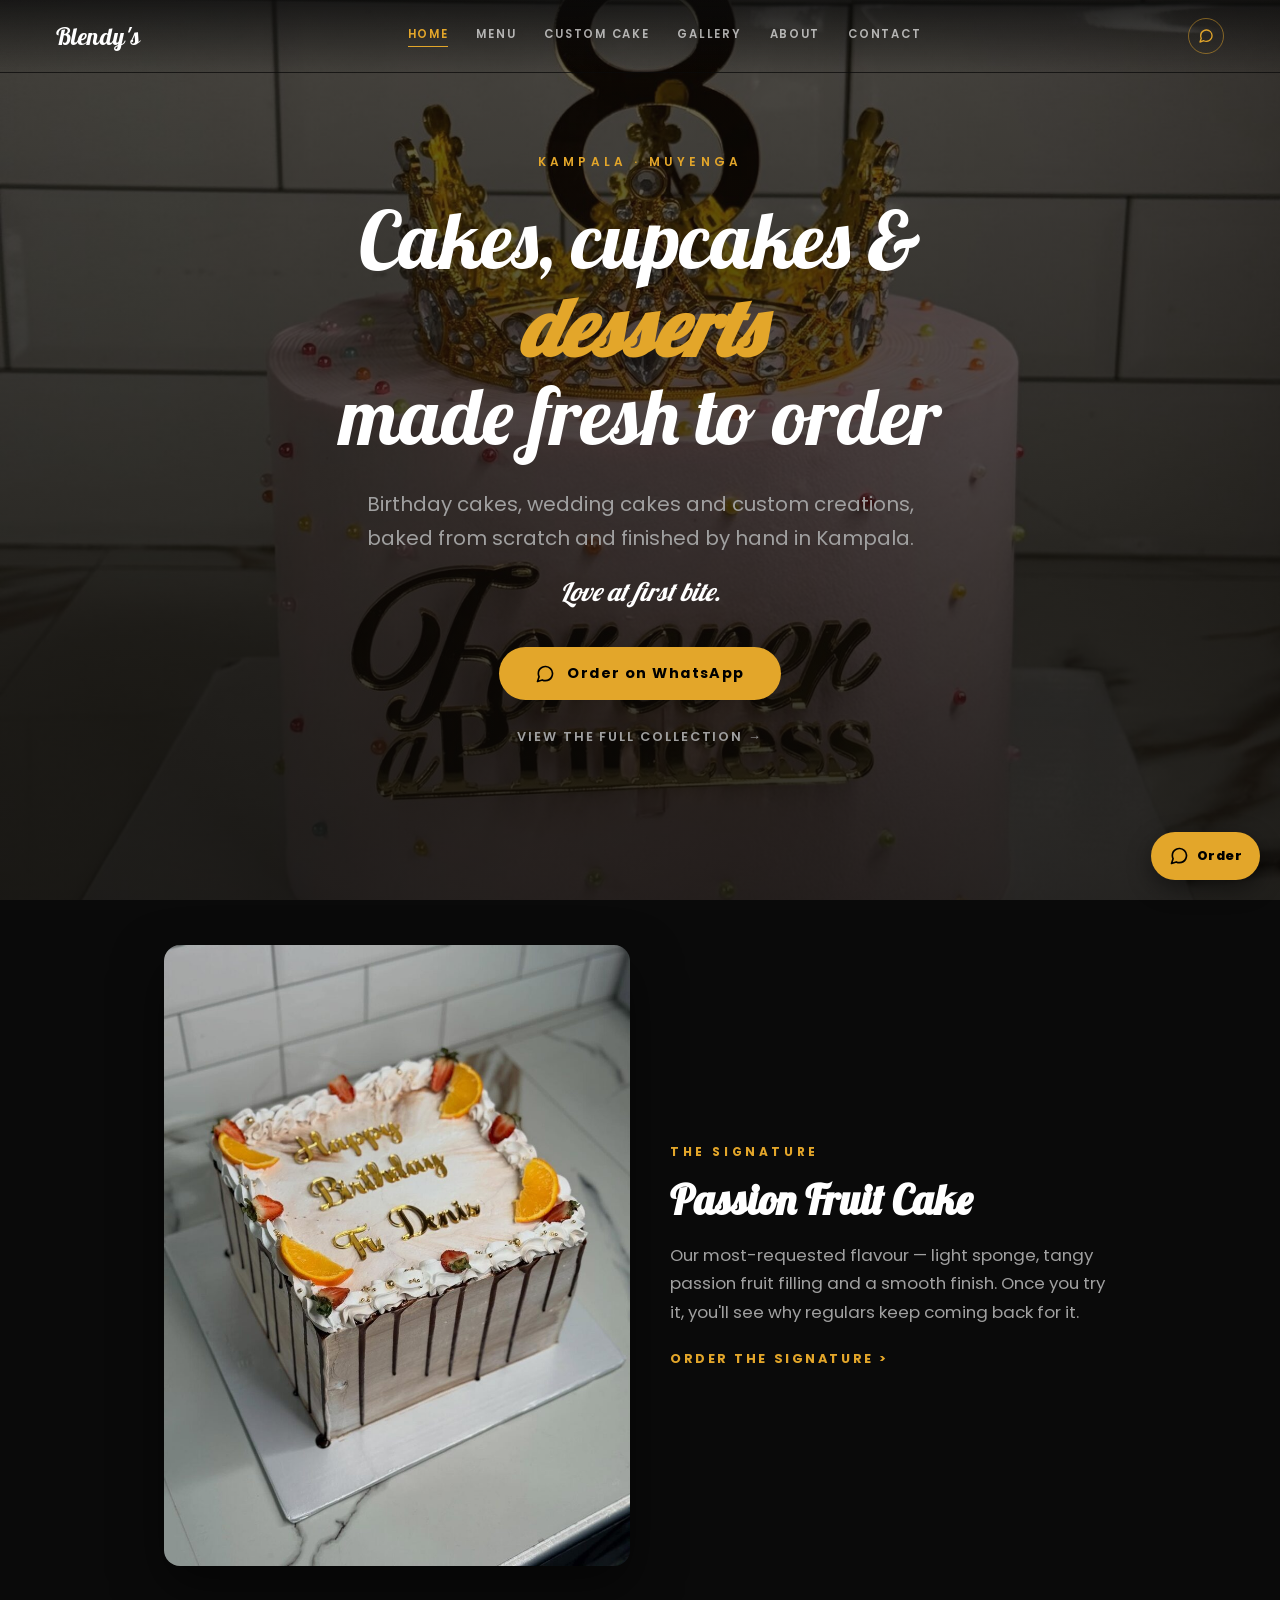
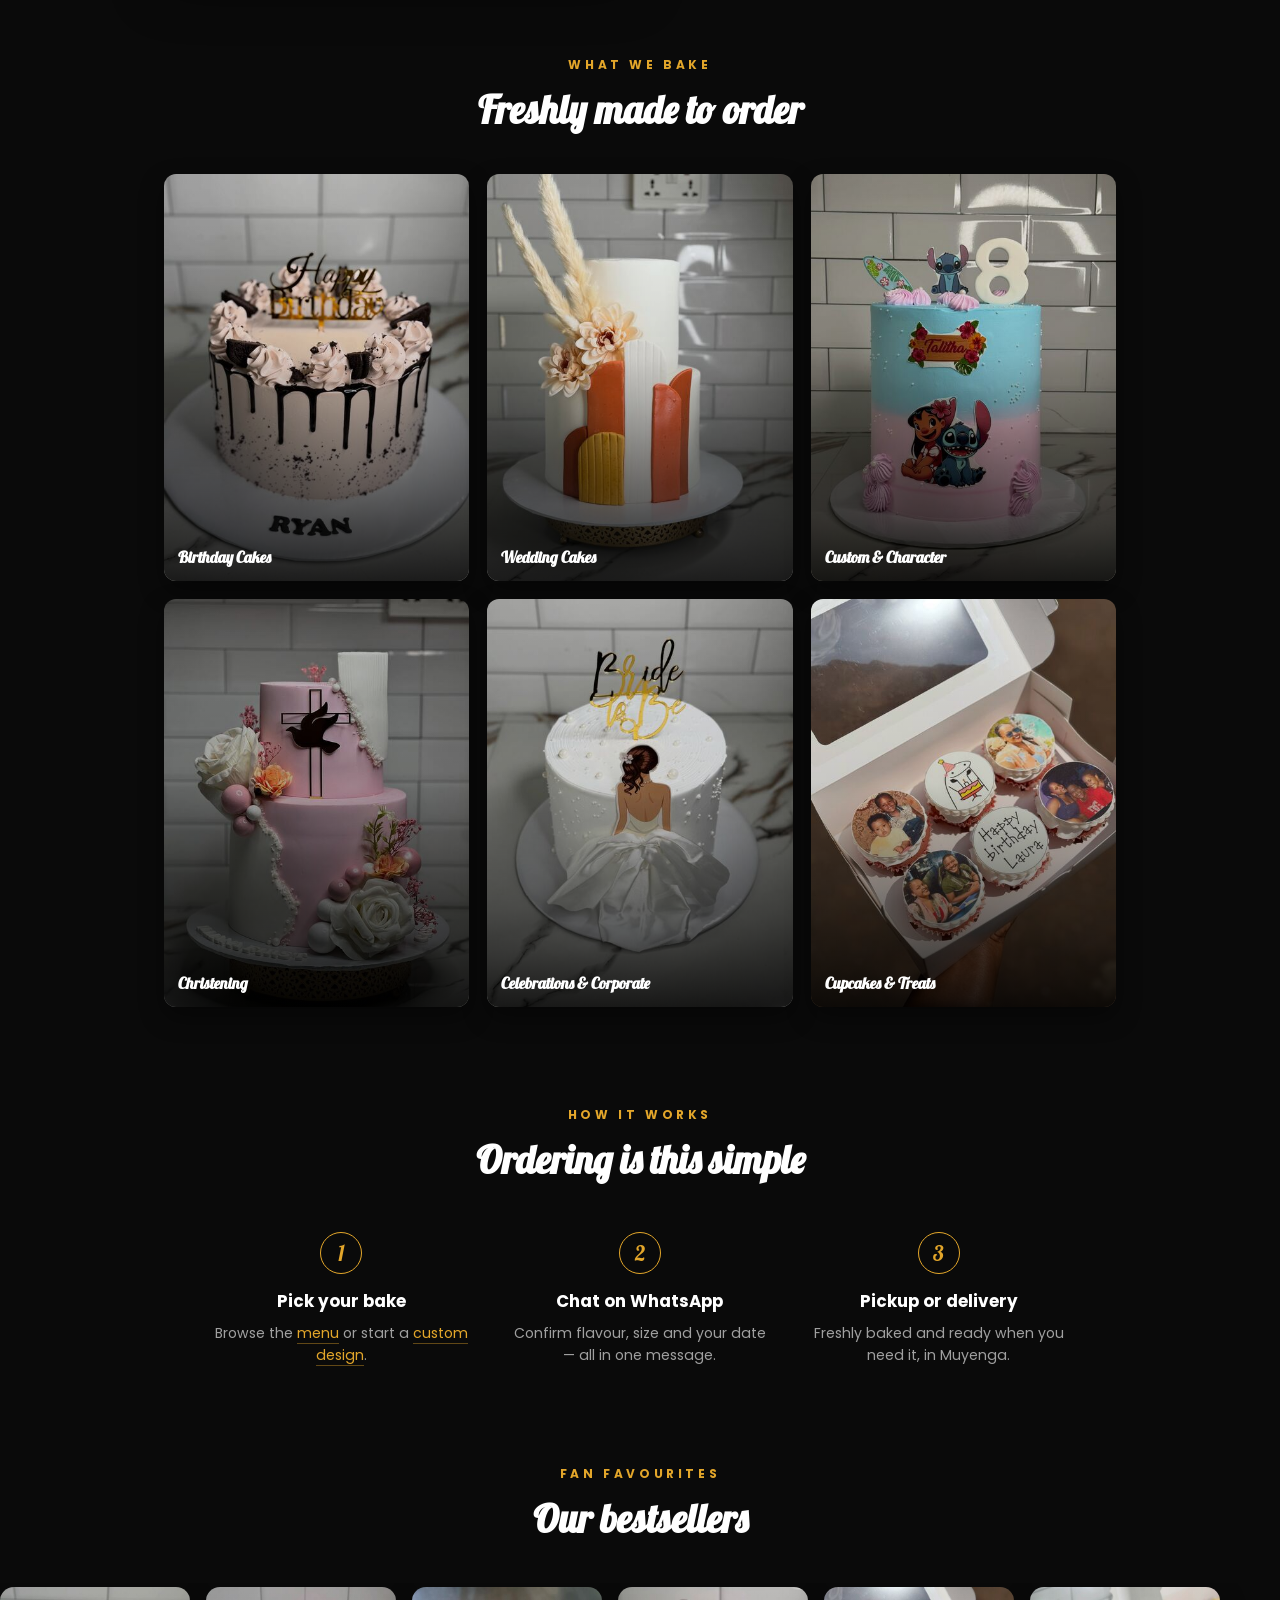
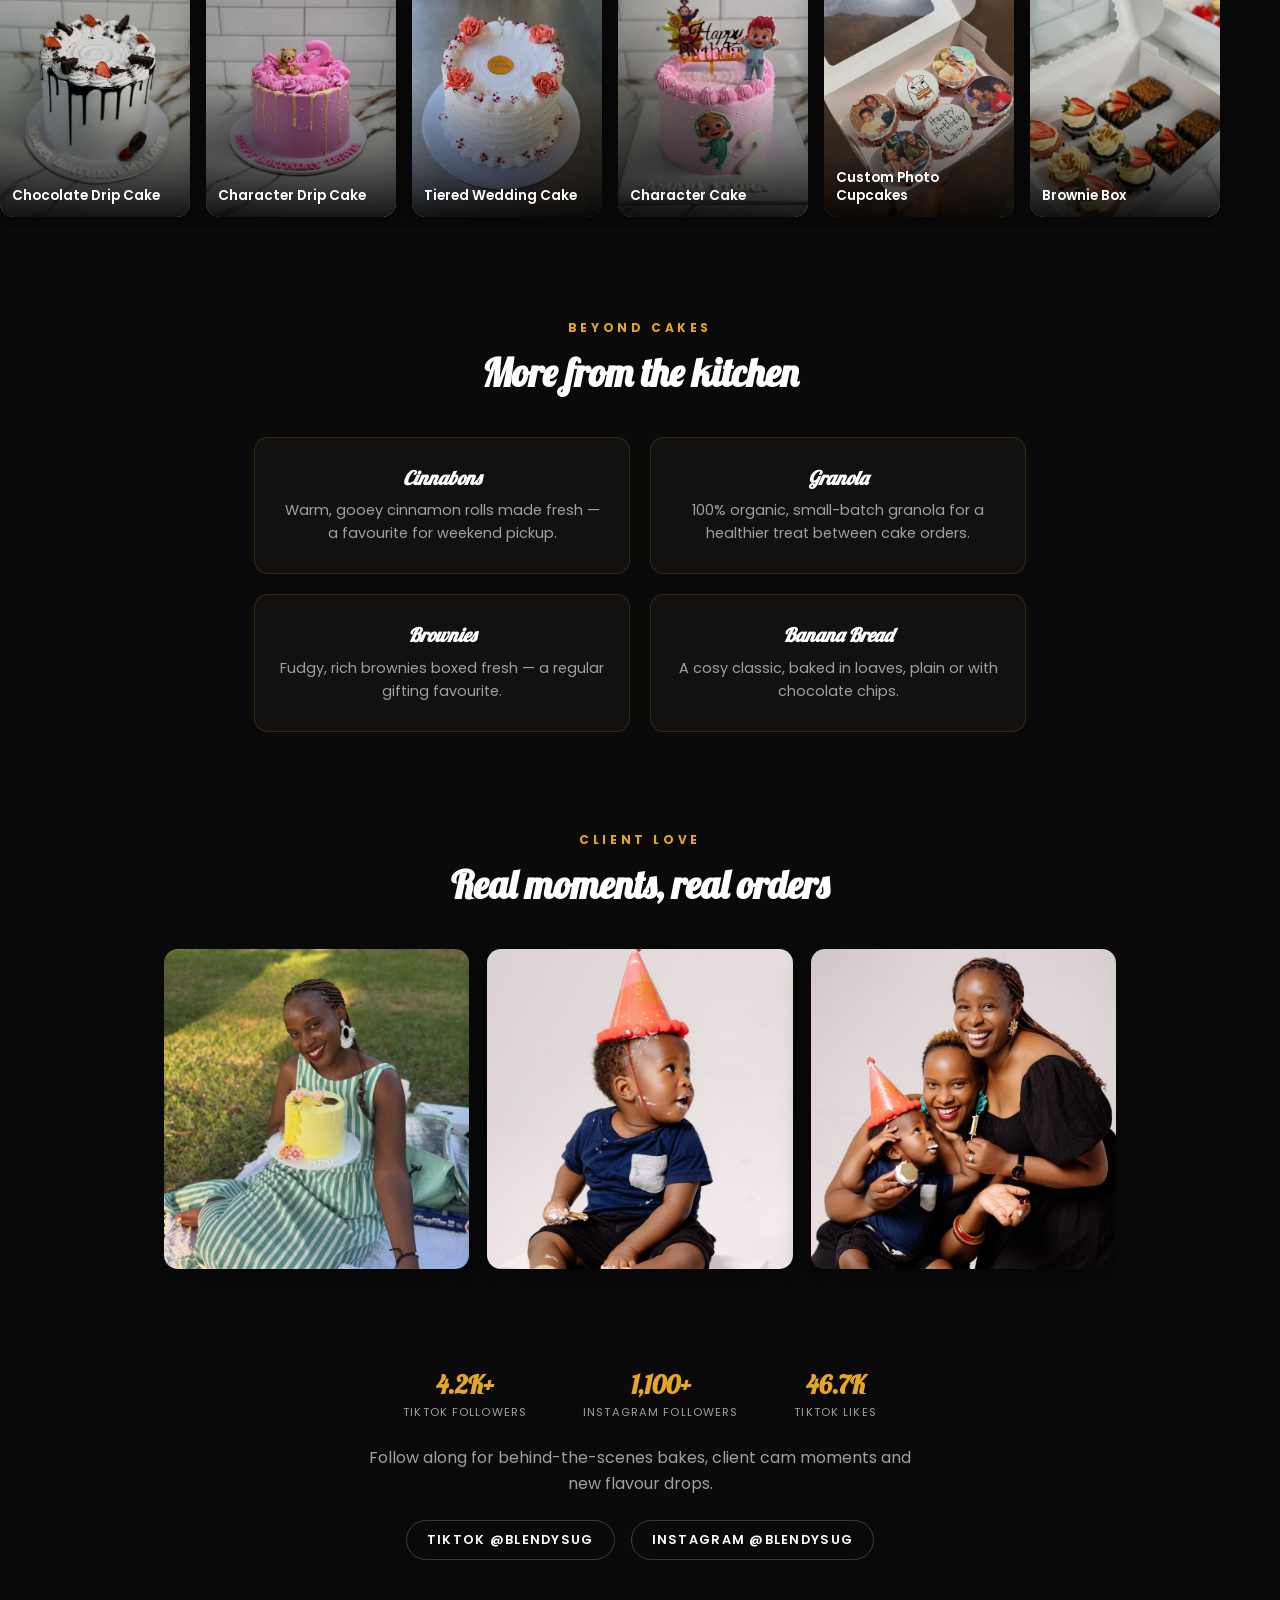
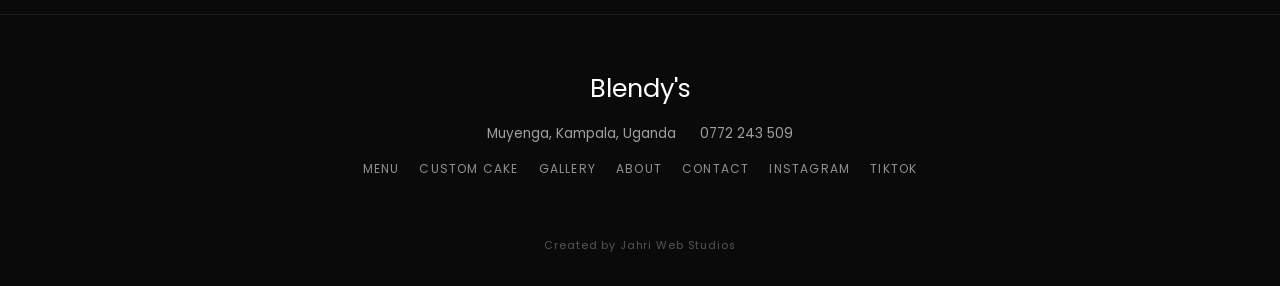
<file: index.html>
<!DOCTYPE html>
<html lang="en">
<head>
    <meta charset="UTF-8">
    <meta name="viewport" content="width=device-width, initial-scale=1.0">

    <!-- Social preview meta tags -->
    <meta name="description" content="Blendy's — custom cakes &amp; desserts in Kampala, Muyenga. Birthday cakes, wedding cakes, cupcakes and our signature Passion Fruit Cake, freshly made to order.">

    <!-- Open Graph / Facebook / WhatsApp -->
    <meta property="og:type" content="website">
    <meta property="og:title" content="Blendy's — Custom Cakes &amp; Desserts in Kampala">
    <meta property="og:description" content="Your go-to for cakes in Kampala. Birthday, wedding &amp; custom cakes, cupcakes and our signature Passion Fruit Cake — freshly made to order in Muyenga.">
    <!-- TODO: update og:url and og:image once the site is deployed -->
    <meta property="og:url" content="https://blendysug.github.io/">
    <meta property="og:image" content="https://blendysug.github.io/assets/og-image.png">
    <meta property="og:image:width" content="1200">
    <meta property="og:image:height" content="630">

    <!-- Twitter card -->
    <meta name="twitter:card" content="summary_large_image">
    <meta name="twitter:title" content="Blendy's — Custom Cakes &amp; Desserts in Kampala">
    <meta name="twitter:description" content="Your go-to for cakes in Kampala. Birthday, wedding &amp; custom cakes, cupcakes and our signature Passion Fruit Cake.">
    <meta name="twitter:image" content="https://blendysug.github.io/assets/og-image.png">

    <link rel="icon" type="image/png" href="favicon.png">
    <link rel="apple-touch-icon" href="apple-touch-icon.png">
    <title>Blendy's | Custom Cakes &amp; Desserts, Kampala</title>
    <link rel="stylesheet" href="style.css">
    <!-- Google Fonts: Lobster (matches the Blendy's logo script — used for headings/logo)
         + Poppins (body/UI text) -->
    <link rel="preconnect" href="https://fonts.googleapis.com">
    <link rel="preconnect" href="https://fonts.gstatic.com" crossorigin>
    <link href="https://fonts.googleapis.com/css2?family=Lobster&family=Poppins:wght@300;400;500;600;700;800&display=swap" rel="stylesheet">
</head>
<body>

    <!-- Site Navigation -->
    <nav class="site-nav" id="siteNav">
        <a href="index.html" class="nav-brand">
            <span class="nav-wordmark">Blendy's</span>
        </a>
        <div class="nav-links" id="navMenu">
            <a href="index.html" class="nav-link is-current">Home</a>
            <a href="menu.html" class="nav-link">Menu</a>
            <a href="custom-order.html" class="nav-link">Custom Cake</a>
            <a href="collections.html" class="nav-link">Gallery</a>
            <a href="about.html" class="nav-link">About</a>
            <a href="contact.html" class="nav-link">Contact</a>
            <a href="https://wa.me/message/24DMSW3JZMJVN1" class="nav-wa-mobile" target="_blank" rel="noopener noreferrer">Order on WhatsApp</a>
        </div>
        <div class="nav-actions">
            <a href="https://wa.me/message/24DMSW3JZMJVN1" class="nav-wa" target="_blank" rel="noopener noreferrer" aria-label="Order on WhatsApp">
                <svg viewBox="0 0 24 24" fill="none" stroke="currentColor" stroke-width="2" stroke-linecap="round" stroke-linejoin="round"><path d="M21 11.5a8.38 8.38 0 0 1-.9 3.8 8.5 8.5 0 0 1-7.6 4.7 8.38 8.38 0 0 1-3.8-.9L3 21l1.9-5.7a8.38 8.38 0 0 1-.9-3.8 8.5 8.5 0 0 1 4.7-7.6 8.38 8.38 0 0 1 3.8-.9h.5a8.48 8.48 0 0 1 8 8v.5z"></path></svg>
            </a>
            <button class="nav-toggle" id="navToggle" aria-label="Menu" aria-expanded="false">
                <span></span><span></span><span></span>
            </button>
        </div>
    </nav>

    <!-- Hero Section -->
    <section class="hero-section">
        <div class="hero-content">

            <span class="location-tag">Kampala &middot; Muyenga</span>

            <h1 class="main-title">
                Cakes, cupcakes &amp;<br>
                <span class="highlight">desserts</span><br>
                made fresh to order
            </h1>

            <div class="description-wrapper">
                <p class="description-main">
                    Birthday cakes, wedding cakes and custom creations,
                    baked from scratch and <span class="highlight-text">finished by hand in Kampala.</span>
                </p>
                <p class="description-script">Love at first bite.</p>
            </div>

            <!-- WhatsApp Button with Icon -->
            <a href="https://wa.me/message/24DMSW3JZMJVN1" class="whatsapp-btn" target="_blank" rel="noopener noreferrer">
                <svg class="wa-icon" viewBox="0 0 24 24" fill="none" stroke="currentColor" stroke-width="2" stroke-linecap="round" stroke-linejoin="round" xmlns="http://www.w3.org/2000/svg">
                    <path d="M21 11.5a8.38 8.38 0 0 1-.9 3.8 8.5 8.5 0 0 1-7.6 4.7 8.38 8.38 0 0 1-3.8-.9L3 21l1.9-5.7a8.38 8.38 0 0 1-.9-3.8 8.5 8.5 0 0 1 4.7-7.6 8.38 8.38 0 0 1 3.8-.9h.5a8.48 8.48 0 0 1 8 8v.5z"></path>
                </svg>
                Order on WhatsApp
            </a>

            <!-- Footer Link -->
            <a href="collections.html" class="view-collection">View the full collection <span class="arrow">&rarr;</span></a>
        </div>
    </section>

    <!-- Signature Cake Spotlight -->
    <section class="signature-section">
        <div class="signature-media">
            <img src="images/gallery/birthday-09.jpg" alt="Blendy's signature Passion Fruit Cake" loading="lazy">
        </div>
        <div class="signature-copy">
            <span class="eyebrow">THE SIGNATURE</span>
            <h2>Passion Fruit Cake</h2>
            <p>Our most-requested flavour — light sponge, tangy passion fruit filling and a smooth finish. Once you try it, you'll see why regulars keep coming back for it.</p>
            <a href="https://wa.me/256772243509?text=Hi!%20I%27d%20like%20to%20order%20the%20Passion%20Fruit%20Cake." class="text-link" target="_blank" rel="noopener noreferrer">ORDER THE SIGNATURE <span class="arrow">&gt;</span></a>
        </div>
    </section>

    <!-- What We Bake -->
    <section class="offerings-section">
        <div class="section-heading">
            <span class="eyebrow">WHAT WE BAKE</span>
            <h2>Freshly made to order</h2>
        </div>
        <div class="offerings-grid">
            <a href="menu.html?cat=birthday" class="offering-card">
                <img src="images/thumbs/birthday-13.jpg" alt="Birthday cakes" loading="lazy">
                <span>Birthday Cakes</span>
            </a>
            <a href="menu.html?cat=wedding" class="offering-card">
                <img src="images/thumbs/wedding-04.jpg" alt="Wedding cakes" loading="lazy">
                <span>Wedding Cakes</span>
            </a>
            <a href="menu.html?cat=custom" class="offering-card">
                <img src="images/thumbs/custom-05.jpg" alt="Custom and character cakes" loading="lazy">
                <span>Custom &amp; Character</span>
            </a>
            <a href="menu.html?cat=christening" class="offering-card">
                <img src="images/thumbs/christening-01.jpg" alt="Christening and religious cakes" loading="lazy">
                <span>Christening</span>
            </a>
            <a href="menu.html?cat=celebrations" class="offering-card">
                <img src="images/thumbs/celebrations-04.jpg" alt="Celebrations and corporate cakes" loading="lazy">
                <span>Celebrations &amp; Corporate</span>
            </a>
            <a href="menu.html?cat=cupcakes" class="offering-card">
                <img src="images/thumbs/cupcakes-04.jpg" alt="Cupcakes and treats" loading="lazy">
                <span>Cupcakes &amp; Treats</span>
            </a>
        </div>
    </section>

    <!-- How It Works -->
    <section class="how-section">
        <div class="section-heading">
            <span class="eyebrow">HOW IT WORKS</span>
            <h2>Ordering is this simple</h2>
        </div>
        <div class="how-grid">
            <div class="how-step">
                <span class="how-num">1</span>
                <h3>Pick your bake</h3>
                <p>Browse the <a href="menu.html">menu</a> or start a <a href="custom-order.html">custom design</a>.</p>
            </div>
            <div class="how-step">
                <span class="how-num">2</span>
                <h3>Chat on WhatsApp</h3>
                <p>Confirm flavour, size and your date &mdash; all in one message.</p>
            </div>
            <div class="how-step">
                <span class="how-num">3</span>
                <h3>Pickup or delivery</h3>
                <p>Freshly baked and ready when you need it, in Muyenga.</p>
            </div>
        </div>
    </section>

    <!-- Bestsellers -->
    <section class="bestsellers-section">
        <div class="section-heading">
            <span class="eyebrow">FAN FAVOURITES</span>
            <h2>Our bestsellers</h2>
        </div>
        <div class="bestsellers-track">
            <a href="https://wa.me/256772243509?text=Hi!%20I%27d%20like%20to%20order%20the%20Chocolate%20Drip%20Cake." class="bestseller-card" target="_blank" rel="noopener noreferrer">
                <img src="images/thumbs/birthday-05.jpg" alt="Chocolate Drip Cake" loading="lazy">
                <span>Chocolate Drip Cake</span>
            </a>
            <a href="https://wa.me/256772243509?text=Hi!%20I%27d%20like%20to%20order%20a%20Character%20Drip%20Cake." class="bestseller-card" target="_blank" rel="noopener noreferrer">
                <img src="images/thumbs/birthday-04.jpg" alt="Character Drip Cake" loading="lazy">
                <span>Character Drip Cake</span>
            </a>
            <a href="https://wa.me/256772243509?text=Hi!%20I%27d%20like%20to%20order%20a%20Tiered%20Wedding%20Cake." class="bestseller-card" target="_blank" rel="noopener noreferrer">
                <img src="images/thumbs/wedding-03.jpg" alt="Tiered Wedding Cake" loading="lazy">
                <span>Tiered Wedding Cake</span>
            </a>
            <a href="https://wa.me/256772243509?text=Hi!%20I%27d%20like%20to%20order%20a%20Character%20Cake." class="bestseller-card" target="_blank" rel="noopener noreferrer">
                <img src="images/thumbs/custom-04.jpg" alt="Character Cake" loading="lazy">
                <span>Character Cake</span>
            </a>
            <a href="https://wa.me/256772243509?text=Hi!%20I%27d%20like%20to%20order%20Custom%20Photo%20Cupcakes." class="bestseller-card" target="_blank" rel="noopener noreferrer">
                <img src="images/thumbs/cupcakes-04.jpg" alt="Custom Photo Cupcakes" loading="lazy">
                <span>Custom Photo Cupcakes</span>
            </a>
            <a href="https://wa.me/256772243509?text=Hi!%20I%27d%20like%20to%20order%20a%20Brownie%20Box." class="bestseller-card" target="_blank" rel="noopener noreferrer">
                <img src="images/thumbs/brownies-01.jpg" alt="Brownie Box" loading="lazy">
                <span>Brownie Box</span>
            </a>
        </div>
    </section>

    <!-- Beyond Cakes -->
    <section class="beyond-section">
        <div class="section-heading">
            <span class="eyebrow">BEYOND CAKES</span>
            <h2>More from the kitchen</h2>
        </div>
        <div class="beyond-grid">
            <div class="beyond-card">
                <h3>Cinnabons</h3>
                <p>Warm, gooey cinnamon rolls made fresh &mdash; a favourite for weekend pickup.</p>
            </div>
            <div class="beyond-card">
                <h3>Granola</h3>
                <p>100% organic, small-batch granola for a healthier treat between cake orders.</p>
            </div>
            <div class="beyond-card">
                <h3>Brownies</h3>
                <p>Fudgy, rich brownies boxed fresh &mdash; a regular gifting favourite.</p>
            </div>
            <div class="beyond-card">
                <h3>Banana Bread</h3>
                <p>A cosy classic, baked in loaves, plain or with chocolate chips.</p>
            </div>
        </div>
    </section>

    <!-- Client Love -->
    <section class="love-section">
        <div class="section-heading">
            <span class="eyebrow">CLIENT LOVE</span>
            <h2>Real moments, real orders</h2>
        </div>
        <div class="love-grid">
            <img src="images/site/about-052.jpg" alt="Client celebrating with a Blendy's cake" loading="lazy">
            <img src="images/site/about-045.jpg" alt="A baby's cake smash celebration" loading="lazy">
            <img src="images/site/about-047.jpg" alt="Family celebrating a first birthday with a Blendy's cupcake" loading="lazy">
        </div>
    </section>

    <!-- Social Proof -->
    <section class="social-section">
        <div class="social-stats">
            <div class="social-stat"><span class="num">4.2K+</span><span class="label">TikTok Followers</span></div>
            <div class="social-stat"><span class="num">1,100+</span><span class="label">Instagram Followers</span></div>
            <div class="social-stat"><span class="num">46.7K</span><span class="label">TikTok Likes</span></div>
        </div>
        <p class="social-copy">Follow along for behind-the-scenes bakes, client cam moments and new flavour drops.</p>
        <div class="social-links">
            <a href="https://www.tiktok.com/@blendysug" target="_blank" rel="noopener noreferrer" class="social-link">TikTok @blendysug</a>
            <a href="https://www.instagram.com/blendysug" target="_blank" rel="noopener noreferrer" class="social-link">Instagram @blendysug</a>
        </div>
    </section>

    <!-- Footer -->
    <footer class="site-footer">
        <div class="footer-brand">
            <span class="nav-wordmark">Blendy's</span>
        </div>
        <div class="footer-details">
            <a href="https://maps.google.com/?q=Muyenga,+Kampala,+Uganda" target="_blank" rel="noopener noreferrer">Muyenga, Kampala, Uganda</a>
            <a href="tel:+256772243509">0772 243 509</a>
        </div>
        <div class="footer-links">
            <a href="menu.html">Menu</a>
            <a href="custom-order.html">Custom Cake</a>
            <a href="collections.html">Gallery</a>
            <a href="about.html">About</a>
            <a href="contact.html">Contact</a>
            <a href="https://www.instagram.com/blendysug" target="_blank" rel="noopener noreferrer">Instagram</a>
            <a href="https://www.tiktok.com/@blendysug" target="_blank" rel="noopener noreferrer">TikTok</a>
        </div>
    </footer>

    <script src="nav.js"></script>

    <!-- Jahri Web Studios credit tag (subtle, non-intrusive) -->
    <div class="jahri-credit" aria-hidden="true">Created by Jahri Web Studios</div>

</body>
</html>
</file>
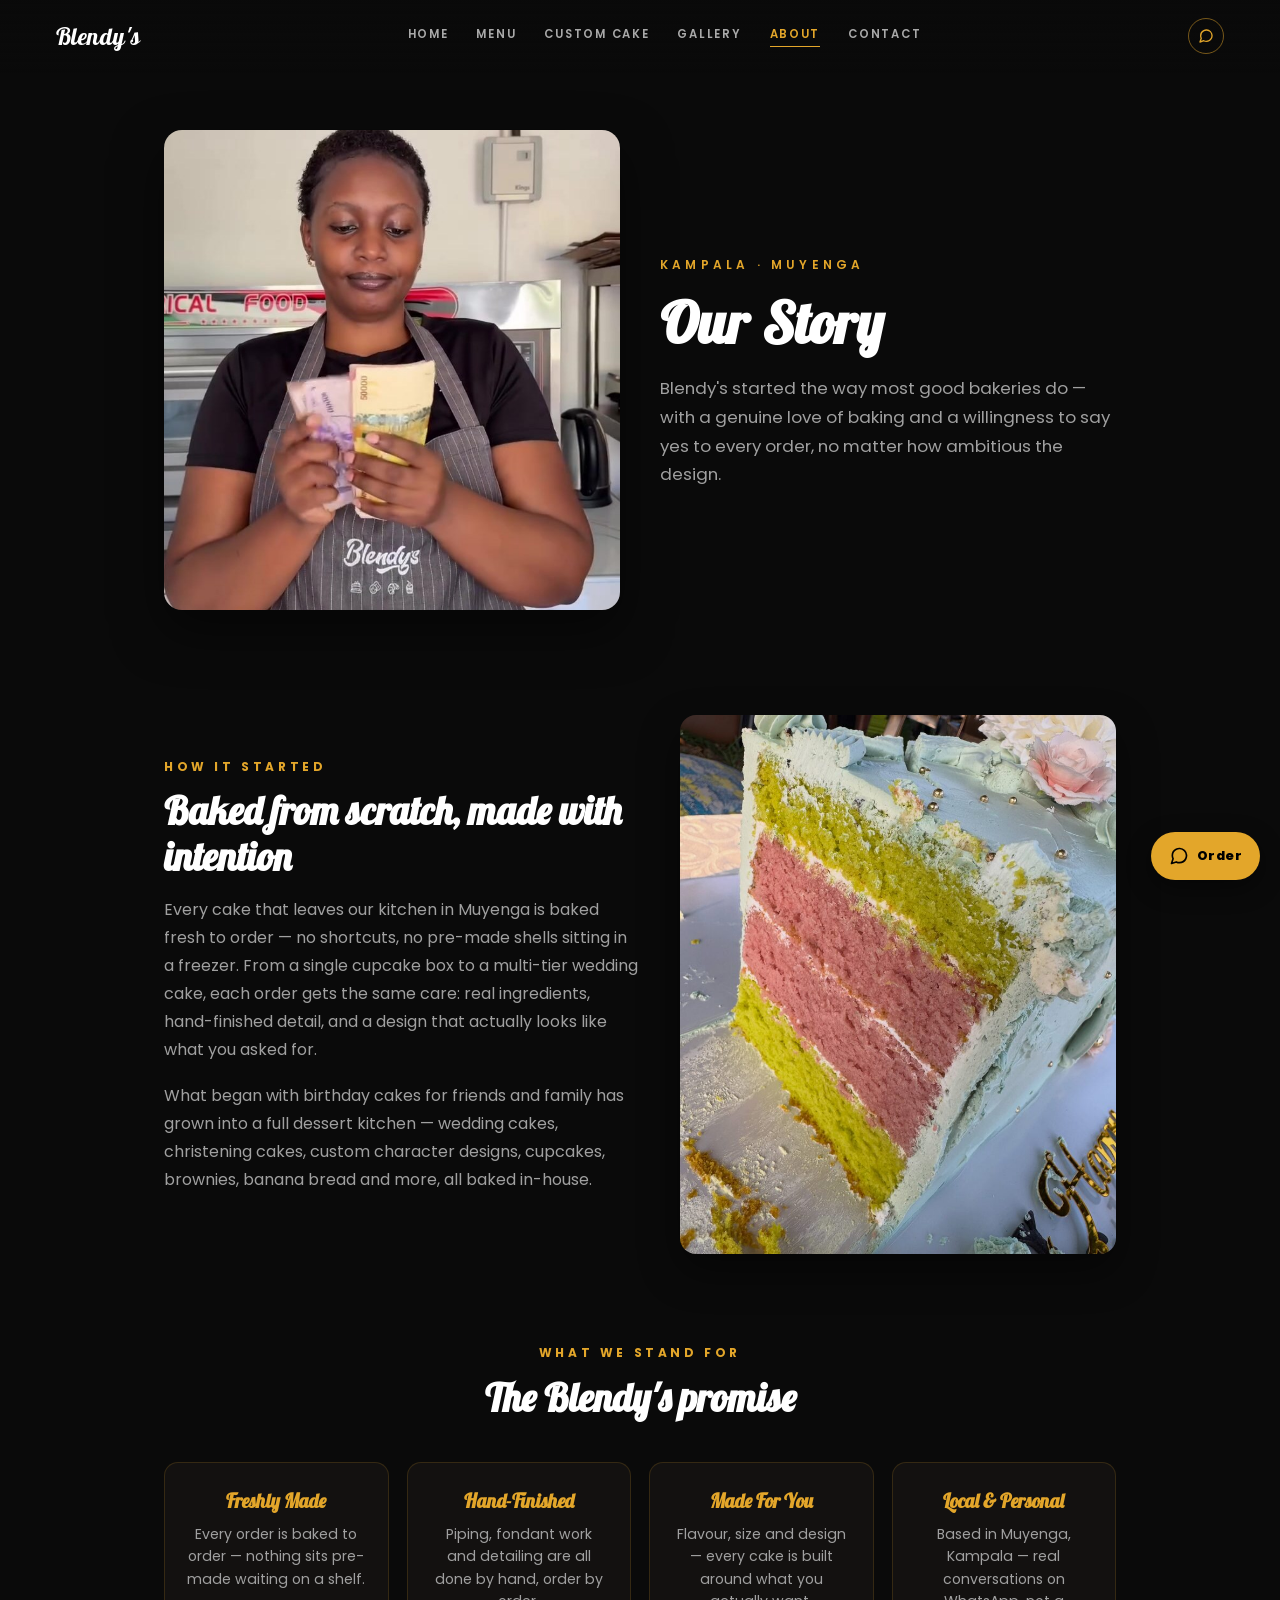
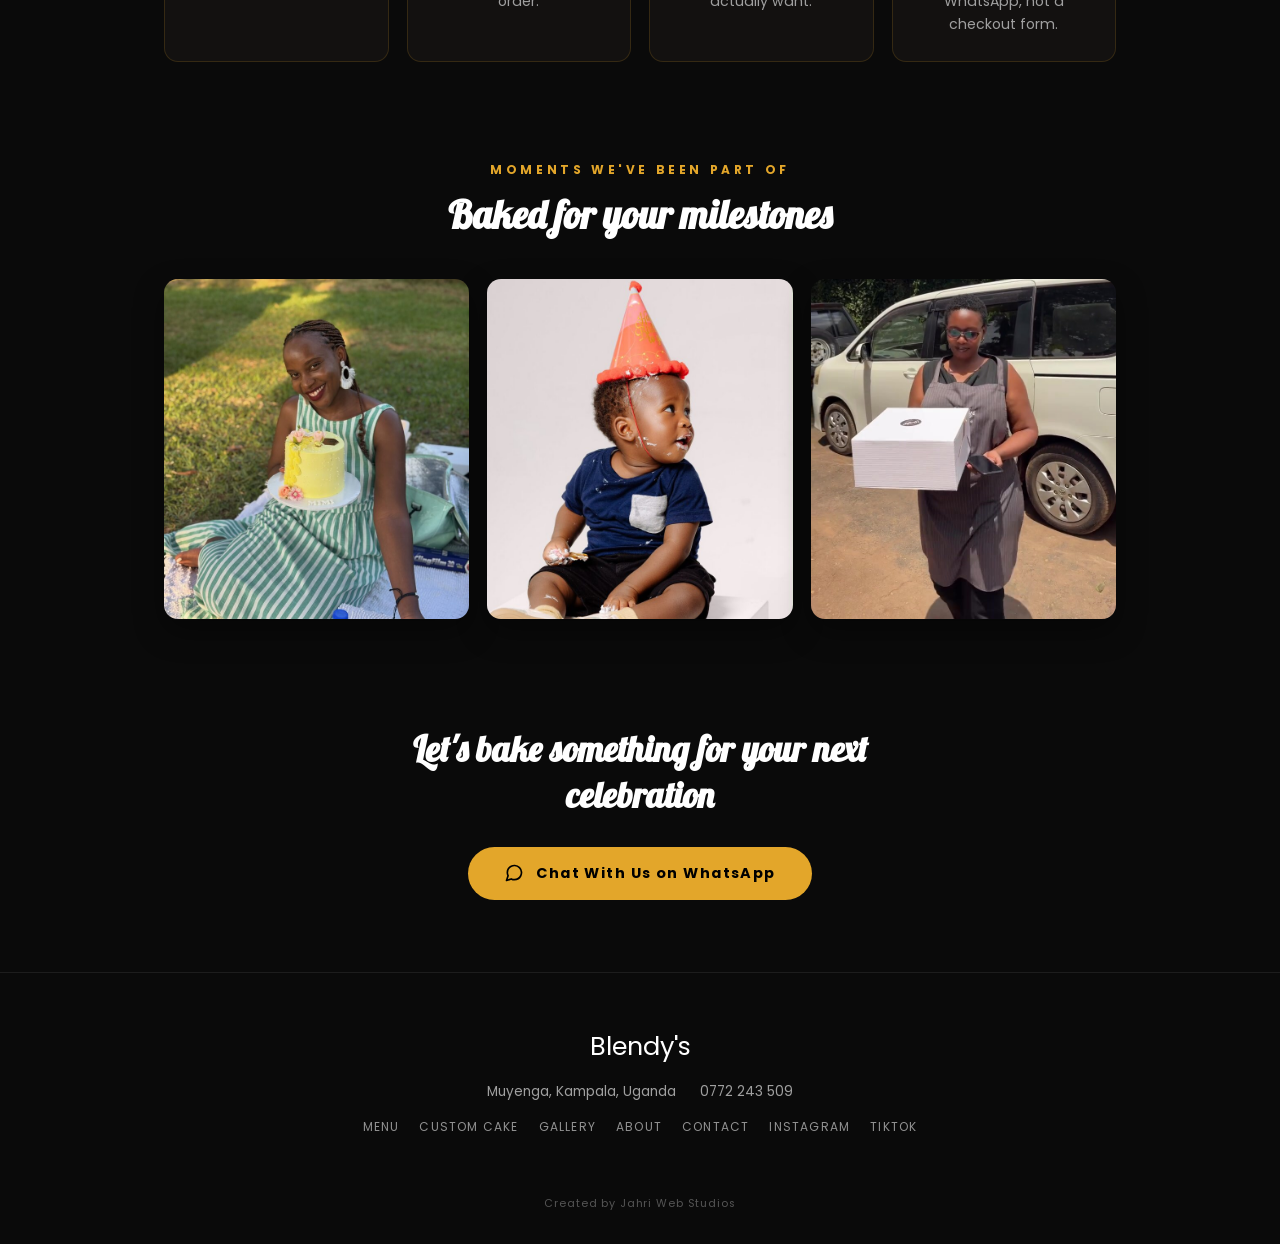
<file: about.html>
<!DOCTYPE html>
<html lang="en">
<head>
    <meta charset="UTF-8">
    <meta name="viewport" content="width=device-width, initial-scale=1.0">
    <title>Blendy's | Our Story</title>
    <meta name="description" content="Meet the baker behind Blendy's — custom cakes and desserts handcrafted fresh in Muyenga, Kampala.">
    <link rel="preconnect" href="https://fonts.googleapis.com">
    <link rel="preconnect" href="https://fonts.gstatic.com" crossorigin>
    <link href="https://fonts.googleapis.com/css2?family=Lobster&family=Poppins:wght@300;400;500;600;700;800&display=swap" rel="stylesheet">
    <link rel="stylesheet" href="style.css">
    <link rel="stylesheet" href="about.css">
    <link rel="icon" type="image/png" href="favicon.png">
    <link rel="apple-touch-icon" href="apple-touch-icon.png">
</head>
<body class="about-body">

    <!-- Site Navigation -->
    <nav class="site-nav" id="siteNav">
        <a href="index.html" class="nav-brand">
            <span class="nav-wordmark">Blendy's</span>
        </a>
        <div class="nav-links" id="navMenu">
            <a href="index.html" class="nav-link">Home</a>
            <a href="menu.html" class="nav-link">Menu</a>
            <a href="custom-order.html" class="nav-link">Custom Cake</a>
            <a href="collections.html" class="nav-link">Gallery</a>
            <a href="about.html" class="nav-link is-current">About</a>
            <a href="contact.html" class="nav-link">Contact</a>
            <a href="https://wa.me/message/24DMSW3JZMJVN1" class="nav-wa-mobile" target="_blank" rel="noopener noreferrer">Order on WhatsApp</a>
        </div>
        <div class="nav-actions">
            <a href="https://wa.me/message/24DMSW3JZMJVN1" class="nav-wa" target="_blank" rel="noopener noreferrer" aria-label="Order on WhatsApp">
                <svg viewBox="0 0 24 24" fill="none" stroke="currentColor" stroke-width="2" stroke-linecap="round" stroke-linejoin="round"><path d="M21 11.5a8.38 8.38 0 0 1-.9 3.8 8.5 8.5 0 0 1-7.6 4.7 8.38 8.38 0 0 1-3.8-.9L3 21l1.9-5.7a8.38 8.38 0 0 1-.9-3.8 8.5 8.5 0 0 1 4.7-7.6 8.38 8.38 0 0 1 3.8-.9h.5a8.48 8.48 0 0 1 8 8v.5z"></path></svg>
            </a>
            <button class="nav-toggle" id="navToggle" aria-label="Menu" aria-expanded="false">
                <span></span><span></span><span></span>
            </button>
        </div>
    </nav>

    <!-- Hero -->
    <section class="about-hero">
        <div class="about-hero-media">
            <img src="images/site/about-owner-1.jpg" alt="The baker behind Blendy's, wearing a Blendy's apron" loading="lazy">
        </div>
        <div class="about-hero-copy">
            <span class="location-tag">Kampala &middot; Muyenga</span>
            <h1>Our Story</h1>
            <p class="about-hero-lede">Blendy's started the way most good bakeries do — with a genuine love of baking and a willingness to say yes to every order, no matter how ambitious the design.</p>
        </div>
    </section>

    <!-- Story -->
    <section class="about-story">
        <div class="about-story-copy">
            <span class="eyebrow">HOW IT STARTED</span>
            <h2>Baked from scratch, made with intention</h2>
            <p>Every cake that leaves our kitchen in Muyenga is baked fresh to order — no shortcuts, no pre-made shells sitting in a freezer. From a single cupcake box to a multi-tier wedding cake, each order gets the same care: real ingredients, hand-finished detail, and a design that actually looks like what you asked for.</p>
            <p>What began with birthday cakes for friends and family has grown into a full dessert kitchen — wedding cakes, christening cakes, custom character designs, cupcakes, brownies, banana bread and more, all baked in-house.</p>
        </div>
        <div class="about-story-media">
            <img src="images/site/about-063.jpg" alt="Cross-section of a freshly baked layer cake" loading="lazy">
        </div>
    </section>

    <!-- Values -->
    <section class="about-values">
        <div class="section-heading">
            <span class="eyebrow">WHAT WE STAND FOR</span>
            <h2>The Blendy's promise</h2>
        </div>
        <div class="about-values-grid">
            <div class="value-card">
                <h3>Freshly Made</h3>
                <p>Every order is baked to order — nothing sits pre-made waiting on a shelf.</p>
            </div>
            <div class="value-card">
                <h3>Hand-Finished</h3>
                <p>Piping, fondant work and detailing are all done by hand, order by order.</p>
            </div>
            <div class="value-card">
                <h3>Made For You</h3>
                <p>Flavour, size and design — every cake is built around what you actually want.</p>
            </div>
            <div class="value-card">
                <h3>Local &amp; Personal</h3>
                <p>Based in Muyenga, Kampala — real conversations on WhatsApp, not a checkout form.</p>
            </div>
        </div>
    </section>

    <!-- Client Moments -->
    <section class="about-moments">
        <div class="section-heading">
            <span class="eyebrow">MOMENTS WE'VE BEEN PART OF</span>
            <h2>Baked for your milestones</h2>
        </div>
        <div class="about-moments-grid">
            <img src="images/site/about-052.jpg" alt="Client celebrating with a Blendy's cake" loading="lazy">
            <img src="images/site/about-045.jpg" alt="A baby's cake smash celebration" loading="lazy">
            <img src="images/site/about-owner-2.jpg" alt="A Blendy's cake ready for delivery" loading="lazy">
        </div>
    </section>

    <!-- CTA -->
    <section class="about-cta">
        <h2>Let's bake something for your next celebration</h2>
        <a href="https://wa.me/message/24DMSW3JZMJVN1" class="whatsapp-btn" target="_blank" rel="noopener noreferrer">
            <svg class="wa-icon" viewBox="0 0 24 24" fill="none" stroke="currentColor" stroke-width="2" stroke-linecap="round" stroke-linejoin="round"><path d="M21 11.5a8.38 8.38 0 0 1-.9 3.8 8.5 8.5 0 0 1-7.6 4.7 8.38 8.38 0 0 1-3.8-.9L3 21l1.9-5.7a8.38 8.38 0 0 1-.9-3.8 8.5 8.5 0 0 1 4.7-7.6 8.38 8.38 0 0 1 3.8-.9h.5a8.48 8.48 0 0 1 8 8v.5z"></path></svg>
            Chat With Us on WhatsApp
        </a>
    </section>

    <!-- Footer -->
    <footer class="site-footer">
        <div class="footer-brand">
            <span class="nav-wordmark">Blendy's</span>
        </div>
        <div class="footer-details">
            <a href="https://maps.google.com/?q=Muyenga,+Kampala,+Uganda" target="_blank" rel="noopener noreferrer">Muyenga, Kampala, Uganda</a>
            <a href="tel:+256772243509">0772 243 509</a>
        </div>
        <div class="footer-links">
            <a href="menu.html">Menu</a>
            <a href="custom-order.html">Custom Cake</a>
            <a href="collections.html">Gallery</a>
            <a href="about.html">About</a>
            <a href="contact.html">Contact</a>
            <a href="https://www.instagram.com/blendysug" target="_blank" rel="noopener noreferrer">Instagram</a>
            <a href="https://www.tiktok.com/@blendysug" target="_blank" rel="noopener noreferrer">TikTok</a>
        </div>
    </footer>

    <script src="nav.js"></script>

    <!-- Jahri Web Studios credit tag (subtle, non-intrusive) -->
    <div class="jahri-credit" aria-hidden="true">Created by Jahri Web Studios</div>
</body>
</html>
</file>
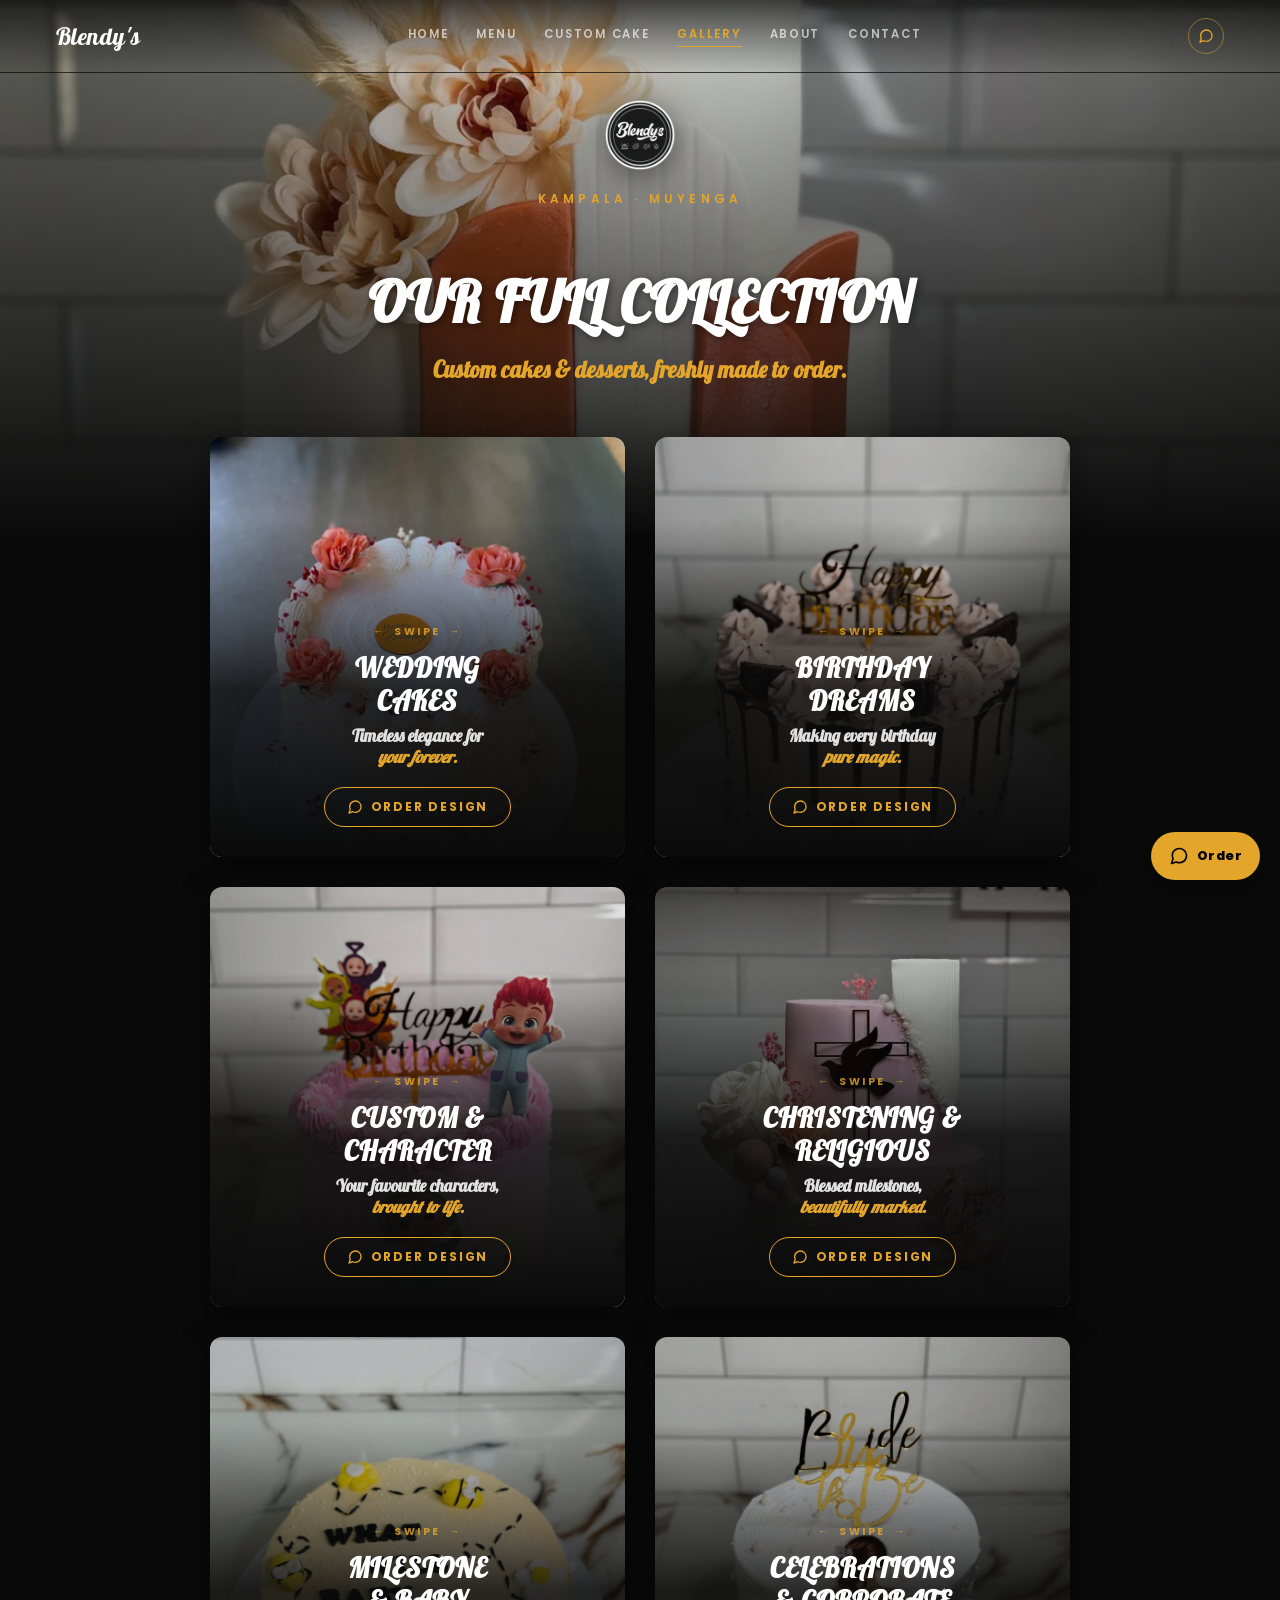
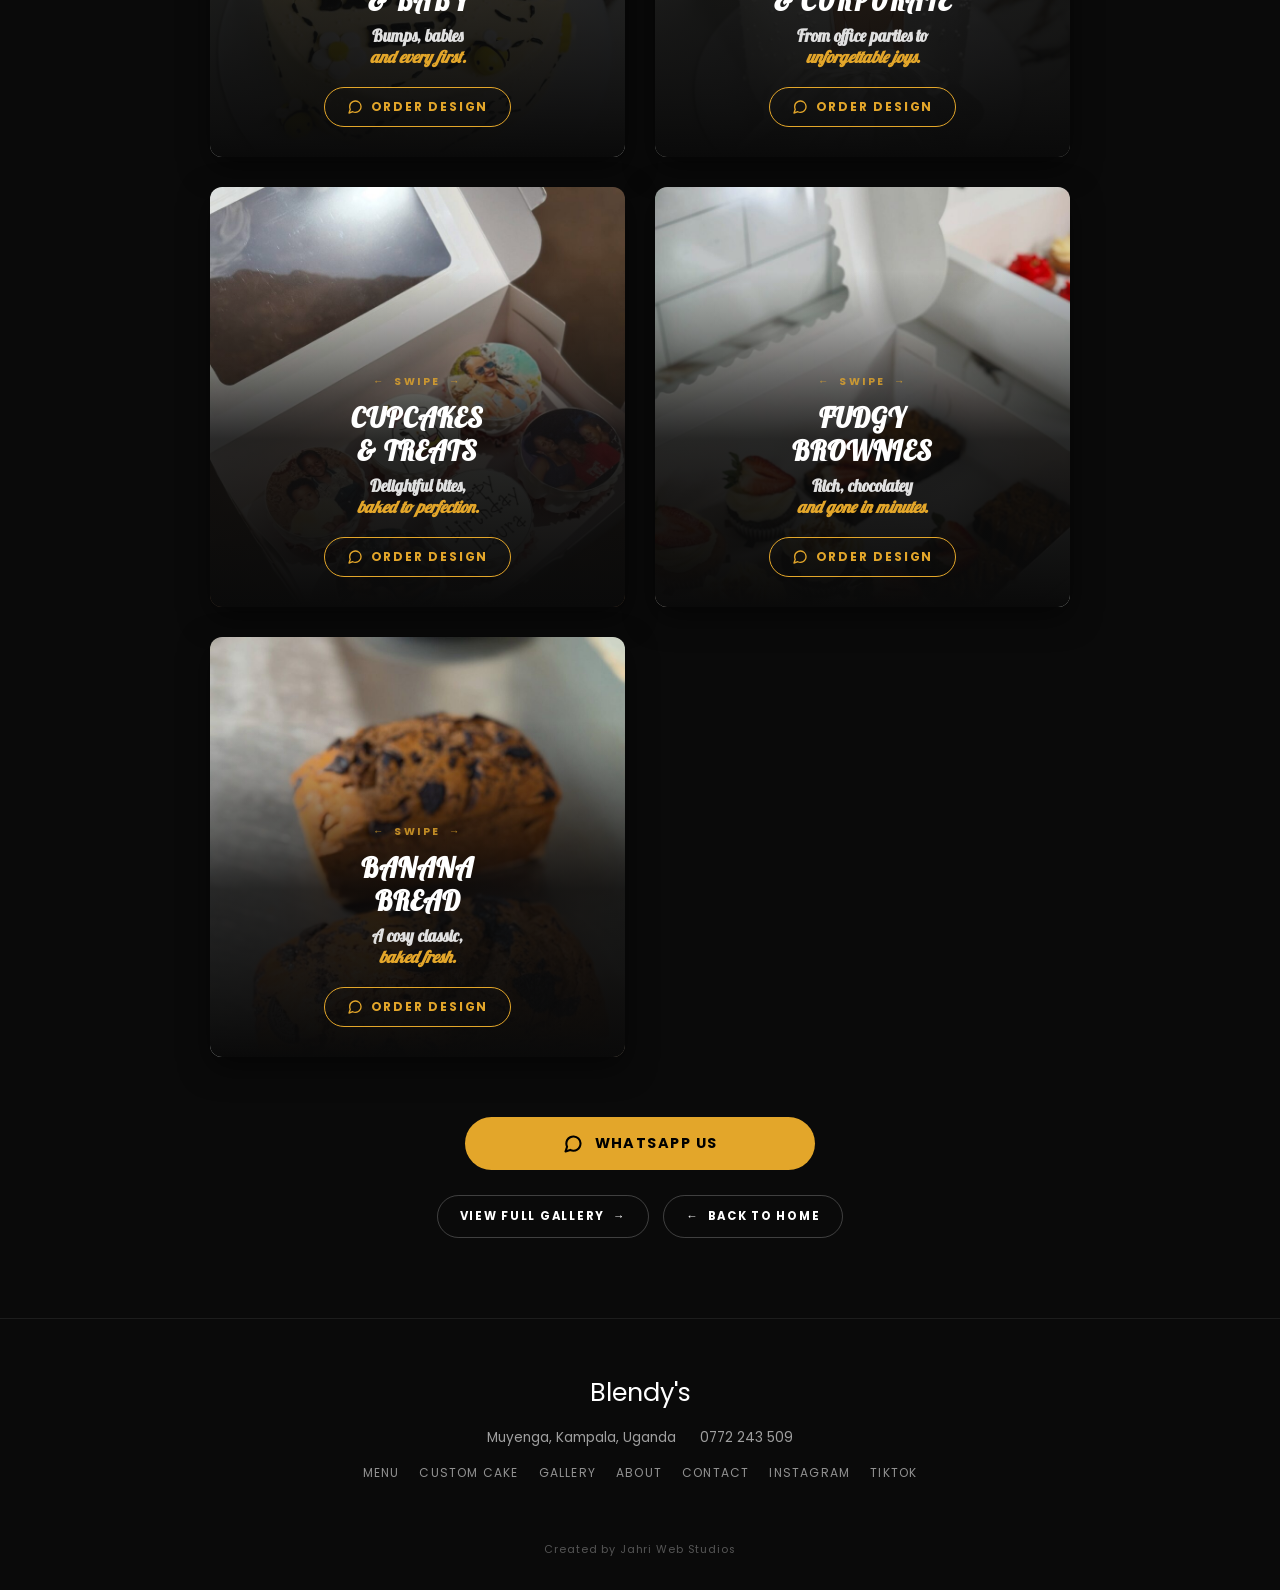
<file: collections.html>
<!DOCTYPE html>
<html lang="en">
<head>
    <meta charset="UTF-8">
    <meta name="viewport" content="width=device-width, initial-scale=1.0">
    <title>Blendy's | Collections</title>
    <link rel="preconnect" href="https://fonts.googleapis.com">
    <link rel="preconnect" href="https://fonts.gstatic.com" crossorigin>
    <link href="https://fonts.googleapis.com/css2?family=Lobster&family=Poppins:wght@300;400;500;600;700;800&display=swap" rel="stylesheet">
    <link rel="stylesheet" href="style.css">
    <link rel="icon" type="image/png" href="favicon.png">
    <link rel="apple-touch-icon" href="apple-touch-icon.png">
</head>
<body class="collections-body">

    <!-- Site Navigation -->
    <nav class="site-nav" id="siteNav">
        <a href="index.html" class="nav-brand">
            <span class="nav-wordmark">Blendy's</span>
        </a>
        <div class="nav-links" id="navMenu">
            <a href="index.html" class="nav-link">Home</a>
            <a href="menu.html" class="nav-link">Menu</a>
            <a href="custom-order.html" class="nav-link">Custom Cake</a>
            <a href="collections.html" class="nav-link is-current">Gallery</a>
            <a href="about.html" class="nav-link">About</a>
            <a href="contact.html" class="nav-link">Contact</a>
            <a href="https://wa.me/message/24DMSW3JZMJVN1" class="nav-wa-mobile" target="_blank" rel="noopener noreferrer">Order on WhatsApp</a>
        </div>
        <div class="nav-actions">
            <a href="https://wa.me/message/24DMSW3JZMJVN1" class="nav-wa" target="_blank" rel="noopener noreferrer" aria-label="Order on WhatsApp">
                <svg viewBox="0 0 24 24" fill="none" stroke="currentColor" stroke-width="2" stroke-linecap="round" stroke-linejoin="round"><path d="M21 11.5a8.38 8.38 0 0 1-.9 3.8 8.5 8.5 0 0 1-7.6 4.7 8.38 8.38 0 0 1-3.8-.9L3 21l1.9-5.7a8.38 8.38 0 0 1-.9-3.8 8.5 8.5 0 0 1 4.7-7.6 8.38 8.38 0 0 1 3.8-.9h.5a8.48 8.48 0 0 1 8 8v.5z"></path></svg>
            </a>
            <button class="nav-toggle" id="navToggle" aria-label="Menu" aria-expanded="false">
                <span></span><span></span><span></span>
            </button>
        </div>
    </nav>

    <!-- Fading Top Background -->
    <div class="top-fade-bg"></div>
    
    <div class="collections-wrapper">
        <!-- Header Section -->
        <header class="collections-header">
            <img src="images/logo/blendys-logo-final-160.png" alt="Blendy's logo" class="brand-icon logo-icon">
            <span class="location-tag">Kampala &middot; Muyenga</span>
        </header>

        <!-- Title Section -->
        <section class="collections-intro">
            <h1>OUR FULL COLLECTION</h1>
            <p>Custom cakes &amp; desserts, freshly made to order.</p>
        </section>

        <!-- Grid Section with Swipeable Cards -->
        <main class="collections-grid">

            <!-- Card 1: WEDDING CAKES -->
            <div class="collection-card" id="wedding">
                <div class="card-carousel">
                    <img src="images/gallery/wedding-03.jpg" alt="WEDDING CAKES 1" class="carousel-img">
                    <img src="images/gallery/wedding-04.jpg" alt="WEDDING CAKES 2" class="carousel-img">
                    <img src="images/gallery/wedding-01.jpg" alt="WEDDING CAKES 3" class="carousel-img">
                    <img src="images/gallery/wedding-02.jpg" alt="WEDDING CAKES 4" class="carousel-img">
                </div>
                <div class="card-overlay"></div>
                <div class="card-content">
                    <div class="swipe-indicator"><span>&larr;</span> SWIPE <span>&rarr;</span></div>
                    <h2>WEDDING<br>CAKES</h2>
                    <p>Timeless elegance for<br><em>your forever.</em></p>
                    <a href="https://wa.me/256772243509?text=Hi%21%20I%27m%20interested%20in%20ordering%20a%20Wedding%20Cake." class="card-wa-btn" target="_blank">
                        <svg viewBox="0 0 24 24" fill="none" stroke="currentColor" stroke-width="2" stroke-linecap="round" stroke-linejoin="round"><path d="M21 11.5a8.38 8.38 0 0 1-.9 3.8 8.5 8.5 0 0 1-7.6 4.7 8.38 8.38 0 0 1-3.8-.9L3 21l1.9-5.7a8.38 8.38 0 0 1-.9-3.8 8.5 8.5 0 0 1 4.7-7.6 8.38 8.38 0 0 1 3.8-.9h.5a8.48 8.48 0 0 1 8 8v.5z"></path></svg>
                        ORDER DESIGN
                    </a>
                </div>
            </div>

            <!-- Card 2: BIRTHDAY DREAMS -->
            <div class="collection-card" id="birthday">
                <div class="card-carousel">
                    <img src="images/gallery/birthday-13.jpg" alt="BIRTHDAY DREAMS 1" class="carousel-img">
                    <img src="images/gallery/birthday-05.jpg" alt="BIRTHDAY DREAMS 2" class="carousel-img">
                    <img src="images/gallery/birthday-08.jpg" alt="BIRTHDAY DREAMS 3" class="carousel-img">
                    <img src="images/gallery/birthday-04.jpg" alt="BIRTHDAY DREAMS 4" class="carousel-img">
                    <img src="images/gallery/birthday-03.jpg" alt="BIRTHDAY DREAMS 5" class="carousel-img">
                    <img src="images/gallery/birthday-15.jpg" alt="BIRTHDAY DREAMS 6" class="carousel-img">
                </div>
                <div class="card-overlay"></div>
                <div class="card-content">
                    <div class="swipe-indicator"><span>&larr;</span> SWIPE <span>&rarr;</span></div>
                    <h2>BIRTHDAY<br>DREAMS</h2>
                    <p>Making every birthday<br><em>pure magic.</em></p>
                    <a href="https://wa.me/256772243509?text=Hi%21%20I%27m%20interested%20in%20ordering%20a%20Birthday%20Cake." class="card-wa-btn" target="_blank">
                        <svg viewBox="0 0 24 24" fill="none" stroke="currentColor" stroke-width="2" stroke-linecap="round" stroke-linejoin="round"><path d="M21 11.5a8.38 8.38 0 0 1-.9 3.8 8.5 8.5 0 0 1-7.6 4.7 8.38 8.38 0 0 1-3.8-.9L3 21l1.9-5.7a8.38 8.38 0 0 1-.9-3.8 8.5 8.5 0 0 1 4.7-7.6 8.38 8.38 0 0 1 3.8-.9h.5a8.48 8.48 0 0 1 8 8v.5z"></path></svg>
                        ORDER DESIGN
                    </a>
                </div>
            </div>

            <!-- Card 3: CUSTOM &amp; CHARACTER -->
            <div class="collection-card" id="custom">
                <div class="card-carousel">
                    <img src="images/gallery/custom-04.jpg" alt="CUSTOM and CHARACTER 1" class="carousel-img">
                    <img src="images/gallery/custom-05.jpg" alt="CUSTOM and CHARACTER 2" class="carousel-img">
                    <img src="images/gallery/custom-01.jpg" alt="CUSTOM and CHARACTER 3" class="carousel-img">
                    <img src="images/gallery/custom-02.jpg" alt="CUSTOM and CHARACTER 4" class="carousel-img">
                </div>
                <div class="card-overlay"></div>
                <div class="card-content">
                    <div class="swipe-indicator"><span>&larr;</span> SWIPE <span>&rarr;</span></div>
                    <h2>CUSTOM &amp;<br>CHARACTER</h2>
                    <p>Your favourite characters,<br><em>brought to life.</em></p>
                    <a href="https://wa.me/256772243509?text=Hi%21%20I%20have%20an%20idea%20for%20a%20Custom%20Cake%21" class="card-wa-btn" target="_blank">
                        <svg viewBox="0 0 24 24" fill="none" stroke="currentColor" stroke-width="2" stroke-linecap="round" stroke-linejoin="round"><path d="M21 11.5a8.38 8.38 0 0 1-.9 3.8 8.5 8.5 0 0 1-7.6 4.7 8.38 8.38 0 0 1-3.8-.9L3 21l1.9-5.7a8.38 8.38 0 0 1-.9-3.8 8.5 8.5 0 0 1 4.7-7.6 8.38 8.38 0 0 1 3.8-.9h.5a8.48 8.48 0 0 1 8 8v.5z"></path></svg>
                        ORDER DESIGN
                    </a>
                </div>
            </div>

            <!-- Card 4: CHRISTENING &amp; RELIGIOUS -->
            <div class="collection-card" id="christening">
                <div class="card-carousel">
                    <img src="images/gallery/christening-01.jpg" alt="CHRISTENING and RELIGIOUS 1" class="carousel-img">
                    <img src="images/gallery/christening-02.jpg" alt="CHRISTENING and RELIGIOUS 2" class="carousel-img">
                    <img src="images/gallery/christening-03.jpg" alt="CHRISTENING and RELIGIOUS 3" class="carousel-img">
                </div>
                <div class="card-overlay"></div>
                <div class="card-content">
                    <div class="swipe-indicator"><span>&larr;</span> SWIPE <span>&rarr;</span></div>
                    <h2>CHRISTENING &amp;<br>RELIGIOUS</h2>
                    <p>Blessed milestones,<br><em>beautifully marked.</em></p>
                    <a href="https://wa.me/256772243509?text=Hi%21%20I%27m%20interested%20in%20ordering%20a%20Christening%20Cake." class="card-wa-btn" target="_blank">
                        <svg viewBox="0 0 24 24" fill="none" stroke="currentColor" stroke-width="2" stroke-linecap="round" stroke-linejoin="round"><path d="M21 11.5a8.38 8.38 0 0 1-.9 3.8 8.5 8.5 0 0 1-7.6 4.7 8.38 8.38 0 0 1-3.8-.9L3 21l1.9-5.7a8.38 8.38 0 0 1-.9-3.8 8.5 8.5 0 0 1 4.7-7.6 8.38 8.38 0 0 1 3.8-.9h.5a8.48 8.48 0 0 1 8 8v.5z"></path></svg>
                        ORDER DESIGN
                    </a>
                </div>
            </div>

            <!-- Card 5: MILESTONE &amp; BABY -->
            <div class="collection-card" id="milestone">
                <div class="card-carousel">
                    <img src="images/gallery/milestone-01.jpg" alt="MILESTONE and BABY 1" class="carousel-img">
                    <img src="images/gallery/milestone-02.jpg" alt="MILESTONE and BABY 2" class="carousel-img">
                    <img src="images/gallery/milestone-03.jpg" alt="MILESTONE and BABY 3" class="carousel-img">
                </div>
                <div class="card-overlay"></div>
                <div class="card-content">
                    <div class="swipe-indicator"><span>&larr;</span> SWIPE <span>&rarr;</span></div>
                    <h2>MILESTONE<br>&amp; BABY</h2>
                    <p>Bumps, babies<br><em>and every first.</em></p>
                    <a href="https://wa.me/256772243509?text=Hi%21%20I%27m%20interested%20in%20a%20Milestone%20/%20Baby%20Cake." class="card-wa-btn" target="_blank">
                        <svg viewBox="0 0 24 24" fill="none" stroke="currentColor" stroke-width="2" stroke-linecap="round" stroke-linejoin="round"><path d="M21 11.5a8.38 8.38 0 0 1-.9 3.8 8.5 8.5 0 0 1-7.6 4.7 8.38 8.38 0 0 1-3.8-.9L3 21l1.9-5.7a8.38 8.38 0 0 1-.9-3.8 8.5 8.5 0 0 1 4.7-7.6 8.38 8.38 0 0 1 3.8-.9h.5a8.48 8.48 0 0 1 8 8v.5z"></path></svg>
                        ORDER DESIGN
                    </a>
                </div>
            </div>

            <!-- Card 6: CELEBRATIONS &amp; CORPORATE -->
            <div class="collection-card" id="celebrations">
                <div class="card-carousel">
                    <img src="images/gallery/celebrations-04.jpg" alt="CELEBRATIONS and CORPORATE 1" class="carousel-img">
                    <img src="images/gallery/celebrations-01.jpg" alt="CELEBRATIONS and CORPORATE 2" class="carousel-img">
                    <img src="images/gallery/celebrations-03.jpg" alt="CELEBRATIONS and CORPORATE 3" class="carousel-img">
                    <img src="images/gallery/celebrations-02.jpg" alt="CELEBRATIONS and CORPORATE 4" class="carousel-img">
                </div>
                <div class="card-overlay"></div>
                <div class="card-content">
                    <div class="swipe-indicator"><span>&larr;</span> SWIPE <span>&rarr;</span></div>
                    <h2>CELEBRATIONS<br>&amp; CORPORATE</h2>
                    <p>From office parties to<br><em>unforgettable joys.</em></p>
                    <a href="https://wa.me/256772243509?text=Hi%21%20I%27m%20looking%20for%20a%20Celebration%20or%20Corporate%20Cake." class="card-wa-btn" target="_blank">
                        <svg viewBox="0 0 24 24" fill="none" stroke="currentColor" stroke-width="2" stroke-linecap="round" stroke-linejoin="round"><path d="M21 11.5a8.38 8.38 0 0 1-.9 3.8 8.5 8.5 0 0 1-7.6 4.7 8.38 8.38 0 0 1-3.8-.9L3 21l1.9-5.7a8.38 8.38 0 0 1-.9-3.8 8.5 8.5 0 0 1 4.7-7.6 8.38 8.38 0 0 1 3.8-.9h.5a8.48 8.48 0 0 1 8 8v.5z"></path></svg>
                        ORDER DESIGN
                    </a>
                </div>
            </div>

            <!-- Card 7: CUPCAKES &amp; TREATS -->
            <div class="collection-card" id="cupcakes">
                <div class="card-carousel">
                    <img src="images/gallery/cupcakes-04.jpg" alt="CUPCAKES and TREATS 1" class="carousel-img">
                    <img src="images/gallery/cupcakes-01.jpg" alt="CUPCAKES and TREATS 2" class="carousel-img">
                    <img src="images/gallery/cupcakes-03.jpg" alt="CUPCAKES and TREATS 3" class="carousel-img">
                    <img src="images/gallery/cupcakes-02.jpg" alt="CUPCAKES and TREATS 4" class="carousel-img">
                </div>
                <div class="card-overlay"></div>
                <div class="card-content">
                    <div class="swipe-indicator"><span>&larr;</span> SWIPE <span>&rarr;</span></div>
                    <h2>CUPCAKES<br>&amp; TREATS</h2>
                    <p>Delightful bites,<br><em>baked to perfection.</em></p>
                    <a href="https://wa.me/256772243509?text=Hi%21%20I%27m%20interested%20in%20ordering%20Cupcakes." class="card-wa-btn" target="_blank">
                        <svg viewBox="0 0 24 24" fill="none" stroke="currentColor" stroke-width="2" stroke-linecap="round" stroke-linejoin="round"><path d="M21 11.5a8.38 8.38 0 0 1-.9 3.8 8.5 8.5 0 0 1-7.6 4.7 8.38 8.38 0 0 1-3.8-.9L3 21l1.9-5.7a8.38 8.38 0 0 1-.9-3.8 8.5 8.5 0 0 1 4.7-7.6 8.38 8.38 0 0 1 3.8-.9h.5a8.48 8.48 0 0 1 8 8v.5z"></path></svg>
                        ORDER DESIGN
                    </a>
                </div>
            </div>

            <!-- Card 8: FUDGY BROWNIES -->
            <div class="collection-card" id="brownies">
                <div class="card-carousel">
                    <img src="images/gallery/brownies-01.jpg" alt="FUDGY BROWNIES 1" class="carousel-img">
                    <img src="images/gallery/brownies-04.jpg" alt="FUDGY BROWNIES 2" class="carousel-img">
                    <img src="images/gallery/brownies-02.jpg" alt="FUDGY BROWNIES 3" class="carousel-img">
                    <img src="images/gallery/brownies-03.jpg" alt="FUDGY BROWNIES 4" class="carousel-img">
                </div>
                <div class="card-overlay"></div>
                <div class="card-content">
                    <div class="swipe-indicator"><span>&larr;</span> SWIPE <span>&rarr;</span></div>
                    <h2>FUDGY<br>BROWNIES</h2>
                    <p>Rich, chocolatey<br><em>and gone in minutes.</em></p>
                    <a href="https://wa.me/256772243509?text=Hi%21%20I%27m%20interested%20in%20ordering%20Brownies." class="card-wa-btn" target="_blank">
                        <svg viewBox="0 0 24 24" fill="none" stroke="currentColor" stroke-width="2" stroke-linecap="round" stroke-linejoin="round"><path d="M21 11.5a8.38 8.38 0 0 1-.9 3.8 8.5 8.5 0 0 1-7.6 4.7 8.38 8.38 0 0 1-3.8-.9L3 21l1.9-5.7a8.38 8.38 0 0 1-.9-3.8 8.5 8.5 0 0 1 4.7-7.6 8.38 8.38 0 0 1 3.8-.9h.5a8.48 8.48 0 0 1 8 8v.5z"></path></svg>
                        ORDER DESIGN
                    </a>
                </div>
            </div>

            <!-- Card 9: BANANA BREAD -->
            <div class="collection-card" id="bread">
                <div class="card-carousel">
                    <img src="images/gallery/bread-01.jpg" alt="BANANA BREAD 1" class="carousel-img">
                </div>
                <div class="card-overlay"></div>
                <div class="card-content">
                    <div class="swipe-indicator"><span>&larr;</span> SWIPE <span>&rarr;</span></div>
                    <h2>BANANA<br>BREAD</h2>
                    <p>A cosy classic,<br><em>baked fresh.</em></p>
                    <a href="https://wa.me/256772243509?text=Hi%21%20I%27m%20interested%20in%20ordering%20Banana%20Bread." class="card-wa-btn" target="_blank">
                        <svg viewBox="0 0 24 24" fill="none" stroke="currentColor" stroke-width="2" stroke-linecap="round" stroke-linejoin="round"><path d="M21 11.5a8.38 8.38 0 0 1-.9 3.8 8.5 8.5 0 0 1-7.6 4.7 8.38 8.38 0 0 1-3.8-.9L3 21l1.9-5.7a8.38 8.38 0 0 1-.9-3.8 8.5 8.5 0 0 1 4.7-7.6 8.38 8.38 0 0 1 3.8-.9h.5a8.48 8.48 0 0 1 8 8v.5z"></path></svg>
                        ORDER DESIGN
                    </a>
                </div>
            </div>

        </main>

        <!-- Footer Section -->
        <footer class="collections-footer">
            <a href="https://wa.me/256772243509" class="whatsapp-btn" target="_blank" rel="noopener noreferrer">
                <svg class="wa-icon" viewBox="0 0 24 24" fill="none" stroke="currentColor" stroke-width="2.5" stroke-linecap="round" stroke-linejoin="round">
                    <path d="M21 11.5a8.38 8.38 0 0 1-.9 3.8 8.5 8.5 0 0 1-7.6 4.7 8.38 8.38 0 0 1-3.8-.9L3 21l1.9-5.7a8.38 8.38 0 0 1-.9-3.8 8.5 8.5 0 0 1 4.7-7.6 8.38 8.38 0 0 1 3.8-.9h.5a8.48 8.48 0 0 1 8 8v.5z"></path>
                </svg>
                WHATSAPP US
            </a>
            <div class="footer-link-row">
                <a href="gallery.html" class="back-link">View full gallery <span class="arrow">&rarr;</span></a>
                <a href="index.html" class="back-link"><span class="arrow">&larr;</span> Back to home</a>
            </div>
        </footer>
    </div>


    <!-- Footer -->
    <footer class="site-footer">
        <div class="footer-brand">
            <span class="nav-wordmark">Blendy's</span>
        </div>
        <div class="footer-details">
            <a href="https://maps.google.com/?q=Muyenga,+Kampala,+Uganda" target="_blank" rel="noopener noreferrer">Muyenga, Kampala, Uganda</a>
            <a href="tel:+256772243509">0772 243 509</a>
        </div>
        <div class="footer-links">
            <a href="menu.html">Menu</a>
            <a href="custom-order.html">Custom Cake</a>
            <a href="collections.html">Gallery</a>
            <a href="about.html">About</a>
            <a href="contact.html">Contact</a>
            <a href="https://www.instagram.com/blendysug" target="_blank" rel="noopener noreferrer">Instagram</a>
            <a href="https://www.tiktok.com/@blendysug" target="_blank" rel="noopener noreferrer">TikTok</a>
        </div>
    </footer>

    <script src="nav.js"></script>

    <!-- Jahri Web Studios credit tag (subtle, non-intrusive) -->
    <div class="jahri-credit" aria-hidden="true">Created by Jahri Web Studios</div>
</body>
</html>
</file>
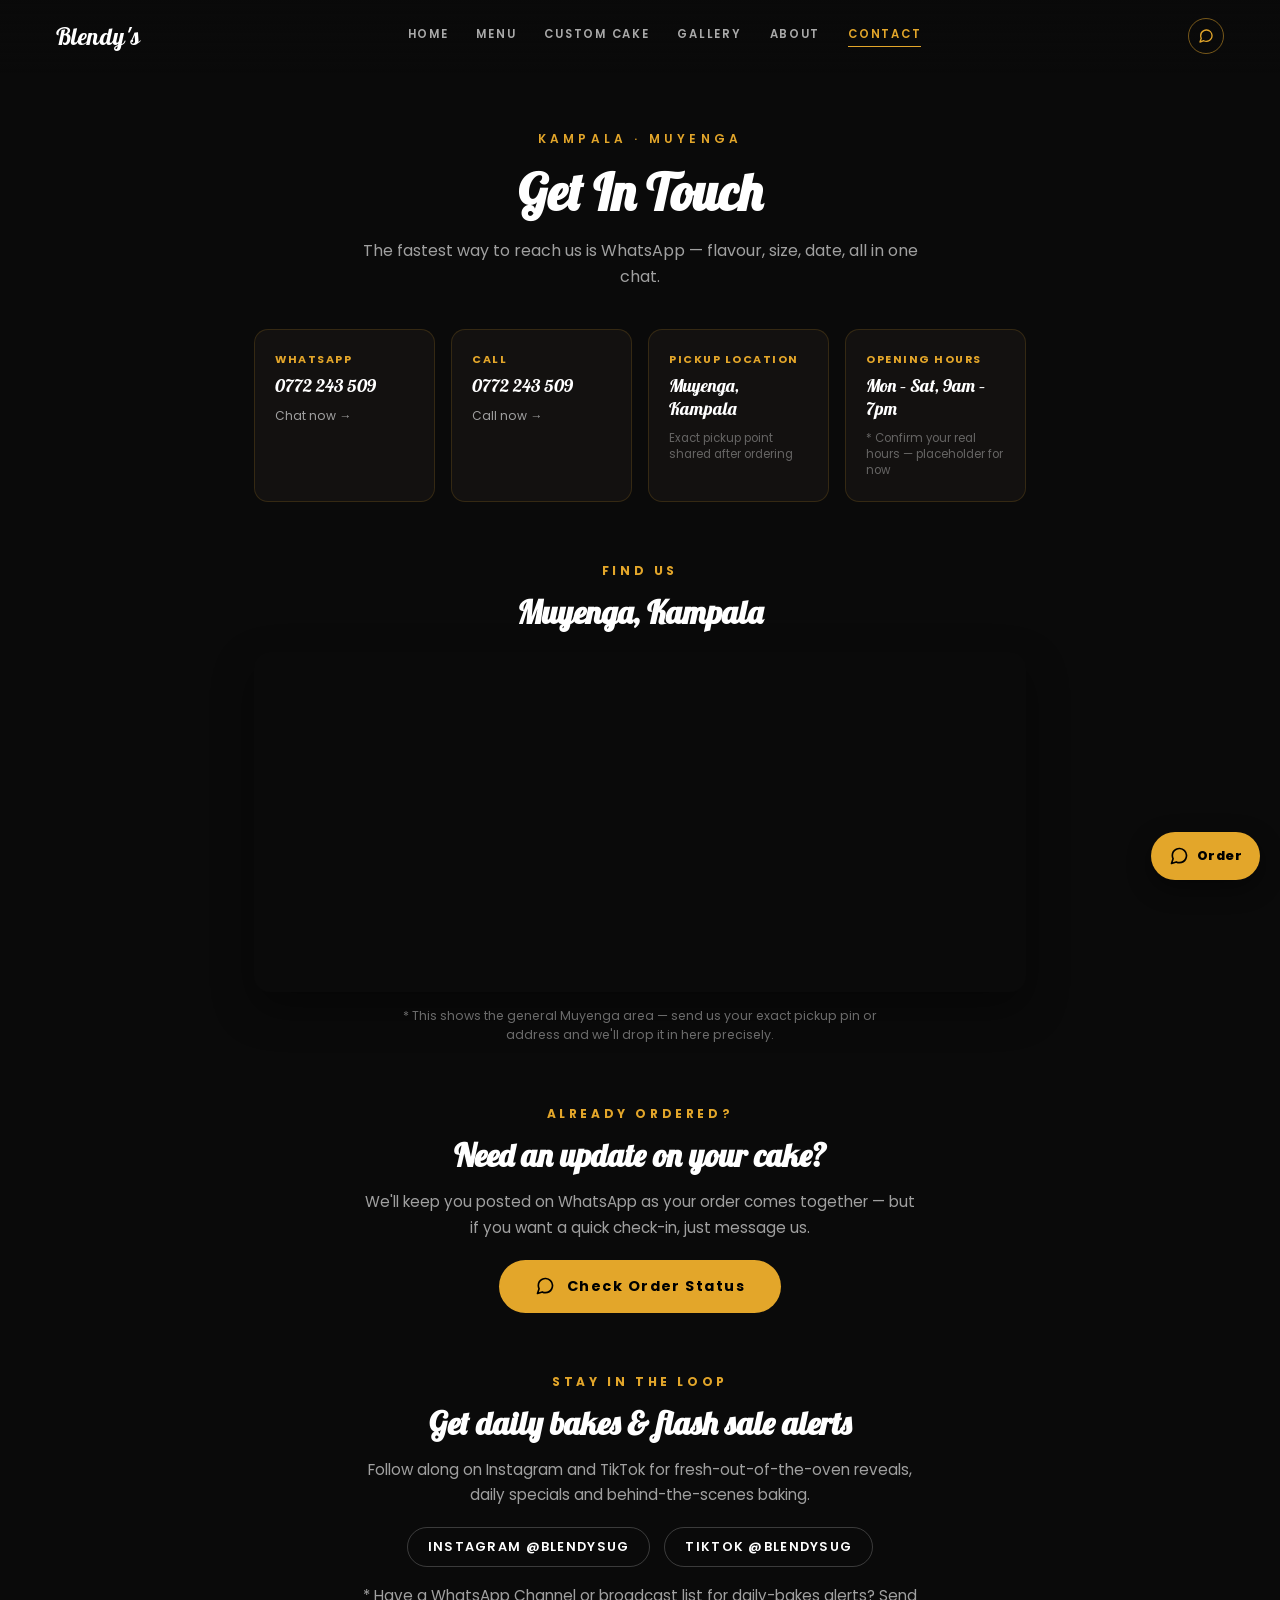
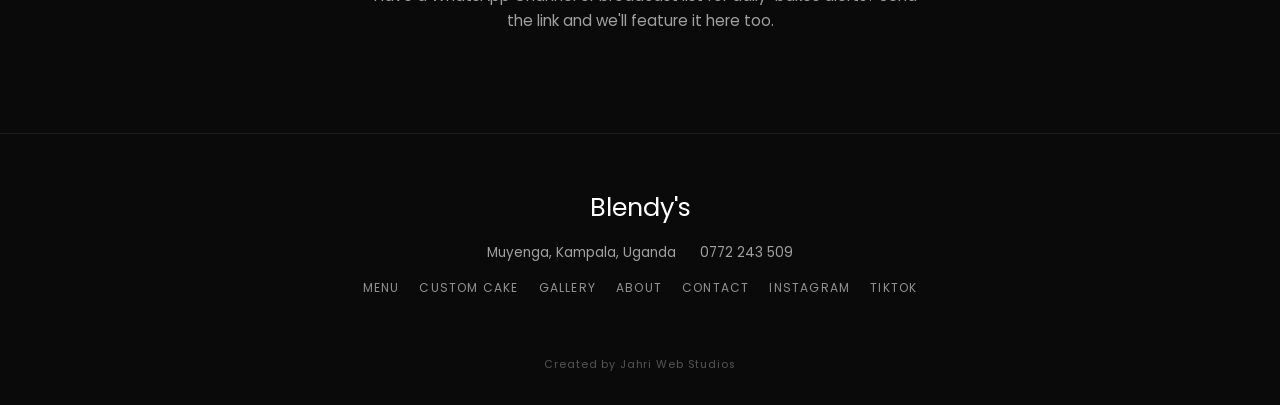
<file: contact.html>
<!DOCTYPE html>
<html lang="en">
<head>
    <meta charset="UTF-8">
    <meta name="viewport" content="width=device-width, initial-scale=1.0">
    <title>Blendy's | Contact &amp; Pickup Info</title>
    <meta name="description" content="Get in touch with Blendy's — order on WhatsApp, find our Muyenga pickup location, opening hours and social links.">
    <link rel="preconnect" href="https://fonts.googleapis.com">
    <link rel="preconnect" href="https://fonts.gstatic.com" crossorigin>
    <link href="https://fonts.googleapis.com/css2?family=Lobster&family=Poppins:wght@300;400;500;600;700;800&display=swap" rel="stylesheet">
    <link rel="stylesheet" href="style.css">
    <link rel="stylesheet" href="contact.css">
    <link rel="icon" type="image/png" href="favicon.png">
    <link rel="apple-touch-icon" href="apple-touch-icon.png">
</head>
<body class="contact-body">

    <!-- Site Navigation -->
    <nav class="site-nav" id="siteNav">
        <a href="index.html" class="nav-brand">
            <span class="nav-wordmark">Blendy's</span>
        </a>
        <div class="nav-links" id="navMenu">
            <a href="index.html" class="nav-link">Home</a>
            <a href="menu.html" class="nav-link">Menu</a>
            <a href="custom-order.html" class="nav-link">Custom Cake</a>
            <a href="collections.html" class="nav-link">Gallery</a>
            <a href="about.html" class="nav-link">About</a>
            <a href="contact.html" class="nav-link is-current">Contact</a>
            <a href="https://wa.me/message/24DMSW3JZMJVN1" class="nav-wa-mobile" target="_blank" rel="noopener noreferrer">Order on WhatsApp</a>
        </div>
        <div class="nav-actions">
            <a href="https://wa.me/message/24DMSW3JZMJVN1" class="nav-wa" target="_blank" rel="noopener noreferrer" aria-label="Order on WhatsApp">
                <svg viewBox="0 0 24 24" fill="none" stroke="currentColor" stroke-width="2" stroke-linecap="round" stroke-linejoin="round"><path d="M21 11.5a8.38 8.38 0 0 1-.9 3.8 8.5 8.5 0 0 1-7.6 4.7 8.38 8.38 0 0 1-3.8-.9L3 21l1.9-5.7a8.38 8.38 0 0 1-.9-3.8 8.5 8.5 0 0 1 4.7-7.6 8.38 8.38 0 0 1 3.8-.9h.5a8.48 8.48 0 0 1 8 8v.5z"></path></svg>
            </a>
            <button class="nav-toggle" id="navToggle" aria-label="Menu" aria-expanded="false">
                <span></span><span></span><span></span>
            </button>
        </div>
    </nav>

    <div class="contact-wrapper">

        <header class="contact-hero">
            <span class="location-tag">Kampala &middot; Muyenga</span>
            <h1>Get In Touch</h1>
            <p>The fastest way to reach us is WhatsApp — flavour, size, date, all in one chat.</p>
        </header>

        <!-- Info cards -->
        <div class="contact-cards">
            <a href="https://wa.me/message/24DMSW3JZMJVN1" target="_blank" rel="noopener noreferrer" class="contact-card">
                <span class="contact-card-label">WhatsApp</span>
                <span class="contact-card-value">0772 243 509</span>
                <span class="contact-card-cta">Chat now &rarr;</span>
            </a>
            <a href="tel:+256772243509" class="contact-card">
                <span class="contact-card-label">Call</span>
                <span class="contact-card-value">0772 243 509</span>
                <span class="contact-card-cta">Call now &rarr;</span>
            </a>
            <div class="contact-card contact-card--static">
                <span class="contact-card-label">Pickup Location</span>
                <span class="contact-card-value">Muyenga, Kampala</span>
                <span class="contact-card-note">Exact pickup point shared after ordering</span>
            </div>
            <div class="contact-card contact-card--static">
                <span class="contact-card-label">Opening Hours</span>
                <span class="contact-card-value">Mon &ndash; Sat, 9am &ndash; 7pm</span>
                <span class="contact-card-note">* Confirm your real hours &mdash; placeholder for now</span>
            </div>
        </div>

        <!-- Map -->
        <section class="contact-map-section">
            <span class="eyebrow">FIND US</span>
            <h2>Muyenga, Kampala</h2>
            <div class="contact-map-frame">
                <iframe
                    src="https://www.google.com/maps?q=Muyenga,+Kampala,+Uganda&output=embed"
                    width="100%" height="100%" style="border:0;" allowfullscreen=""
                    loading="lazy" referrerpolicy="no-referrer-when-downgrade"
                    title="Blendy's location in Muyenga, Kampala">
                </iframe>
            </div>
            <p class="contact-map-note">* This shows the general Muyenga area &mdash; send us your exact pickup pin or address and we'll drop it in here precisely.</p>
        </section>

        <!-- Order tracker -->
        <section class="contact-tracker">
            <span class="eyebrow">ALREADY ORDERED?</span>
            <h2>Need an update on your cake?</h2>
            <p>We'll keep you posted on WhatsApp as your order comes together &mdash; but if you want a quick check-in, just message us.</p>
            <a href="https://wa.me/message/24DMSW3JZMJVN1?text=Hi!%20Could%20I%20get%20an%20update%20on%20my%20order%2C%20please%3F" class="whatsapp-btn" target="_blank" rel="noopener noreferrer">
                <svg class="wa-icon" viewBox="0 0 24 24" fill="none" stroke="currentColor" stroke-width="2" stroke-linecap="round" stroke-linejoin="round"><path d="M21 11.5a8.38 8.38 0 0 1-.9 3.8 8.5 8.5 0 0 1-7.6 4.7 8.38 8.38 0 0 1-3.8-.9L3 21l1.9-5.7a8.38 8.38 0 0 1-.9-3.8 8.5 8.5 0 0 1 4.7-7.6 8.38 8.38 0 0 1 3.8-.9h.5a8.48 8.48 0 0 1 8 8v.5z"></path></svg>
                Check Order Status
            </a>
        </section>

        <!-- VIP / Daily bakes -->
        <section class="contact-vip">
            <span class="eyebrow">STAY IN THE LOOP</span>
            <h2>Get daily bakes &amp; flash sale alerts</h2>
            <p>Follow along on Instagram and TikTok for fresh-out-of-the-oven reveals, daily specials and behind-the-scenes baking.</p>
            <div class="contact-vip-links">
                <a href="https://www.instagram.com/blendysug" target="_blank" rel="noopener noreferrer" class="social-link">Instagram @blendysug</a>
                <a href="https://www.tiktok.com/@blendysug" target="_blank" rel="noopener noreferrer" class="social-link">TikTok @blendysug</a>
            </div>
            <p class="contact-vip-note">* Have a WhatsApp Channel or broadcast list for daily-bakes alerts? Send the link and we'll feature it here too.</p>
        </section>
    </div>

    <!-- Footer -->
    <footer class="site-footer">
        <div class="footer-brand">
            <span class="nav-wordmark">Blendy's</span>
        </div>
        <div class="footer-details">
            <a href="https://maps.google.com/?q=Muyenga,+Kampala,+Uganda" target="_blank" rel="noopener noreferrer">Muyenga, Kampala, Uganda</a>
            <a href="tel:+256772243509">0772 243 509</a>
        </div>
        <div class="footer-links">
            <a href="menu.html">Menu</a>
            <a href="custom-order.html">Custom Cake</a>
            <a href="collections.html">Gallery</a>
            <a href="about.html">About</a>
            <a href="contact.html">Contact</a>
            <a href="https://www.instagram.com/blendysug" target="_blank" rel="noopener noreferrer">Instagram</a>
            <a href="https://www.tiktok.com/@blendysug" target="_blank" rel="noopener noreferrer">TikTok</a>
        </div>
    </footer>

    <script src="nav.js"></script>

    <!-- Jahri Web Studios credit tag (subtle, non-intrusive) -->
    <div class="jahri-credit" aria-hidden="true">Created by Jahri Web Studios</div>
</body>
</html>
</file>
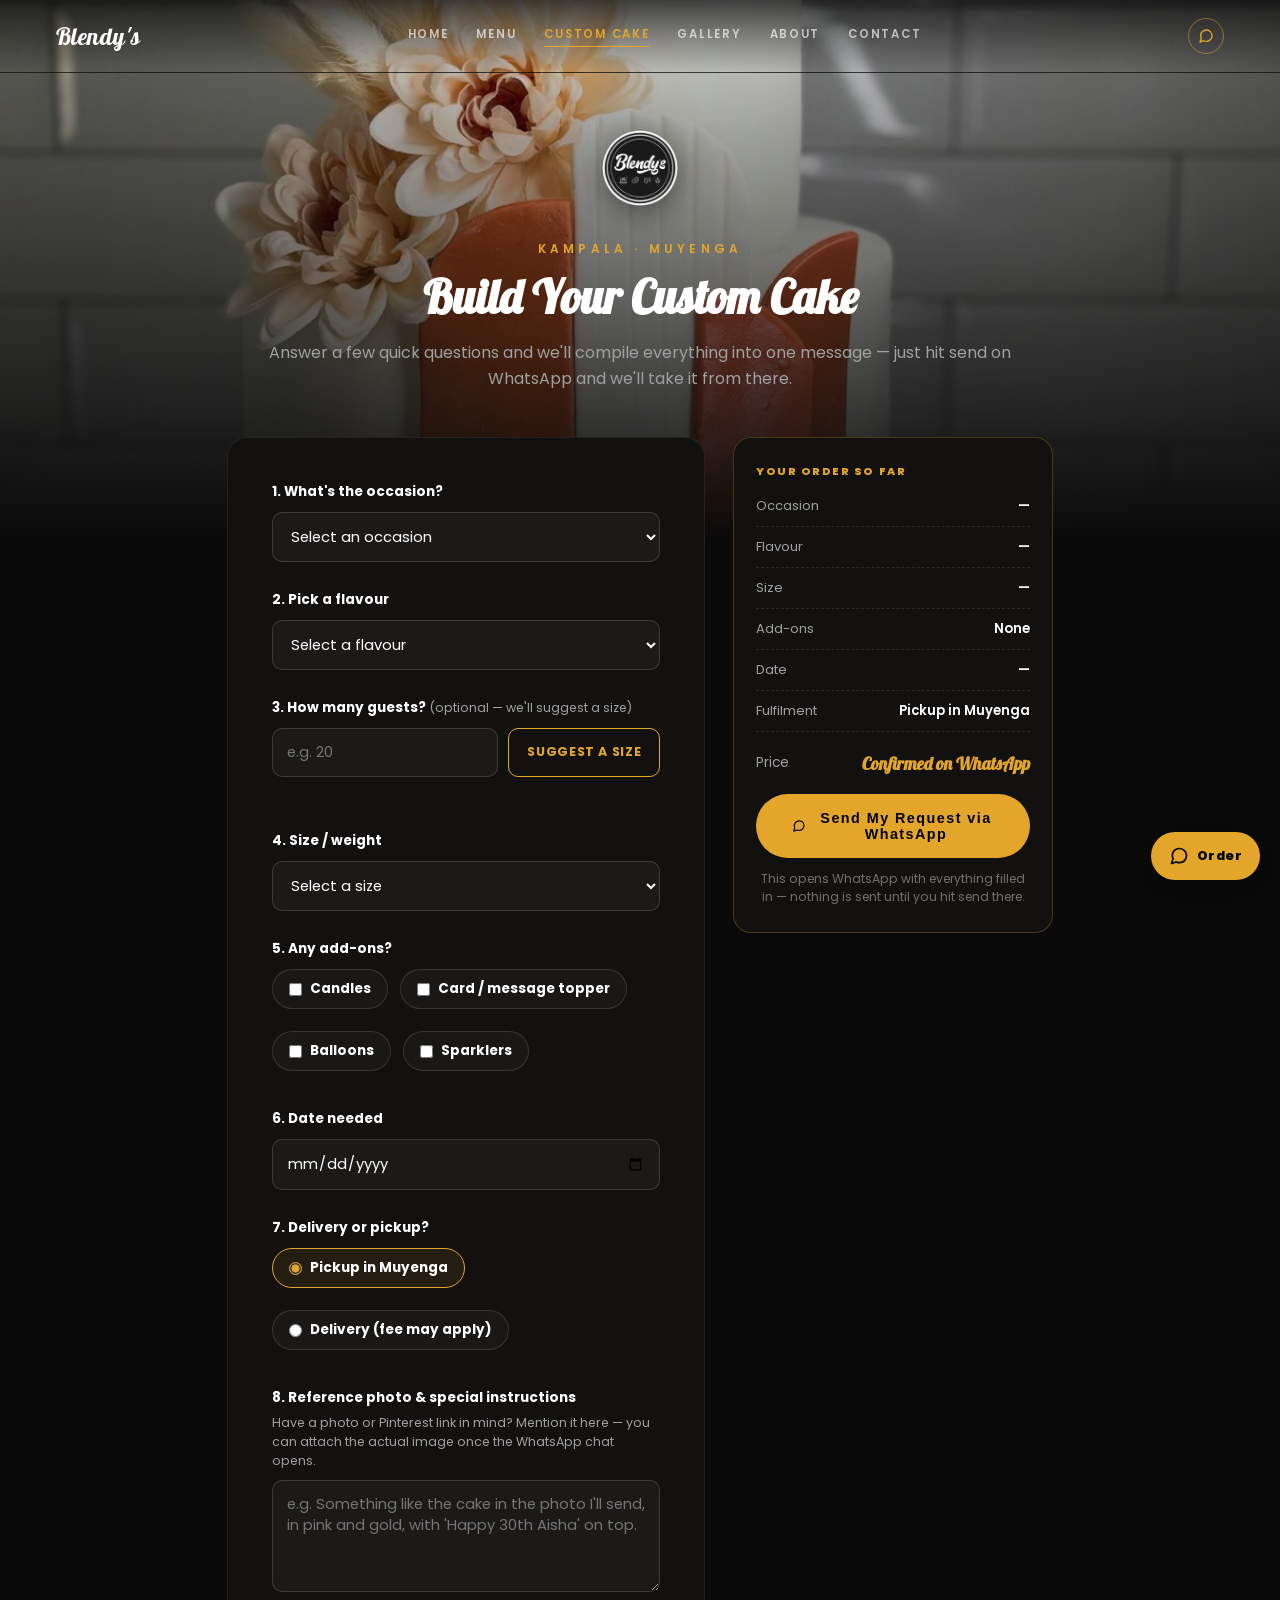
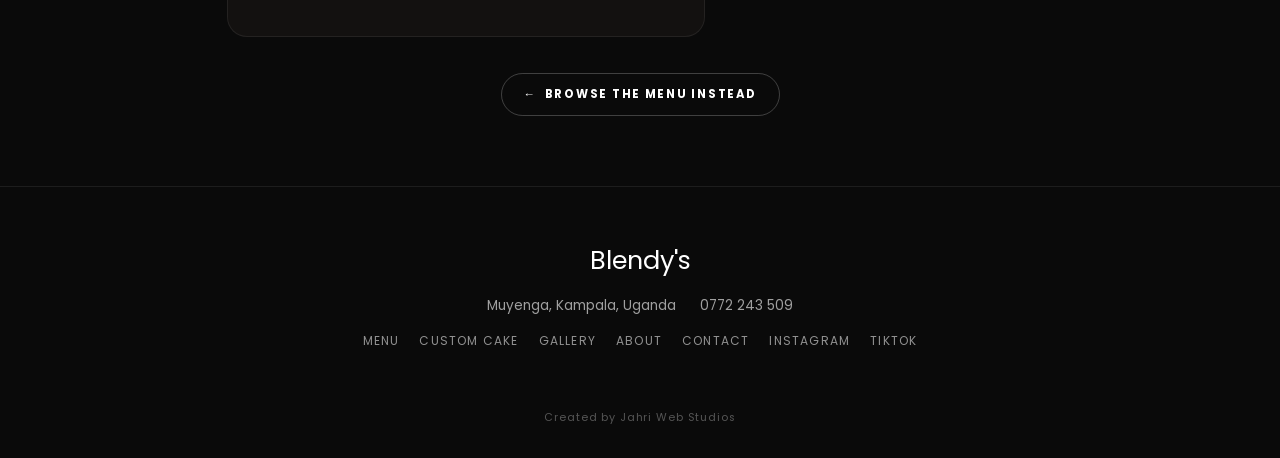
<file: custom-order.html>
<!DOCTYPE html>
<html lang="en">
<head>
    <meta charset="UTF-8">
    <meta name="viewport" content="width=device-width, initial-scale=1.0">
    <title>Blendy's | Build Your Custom Cake</title>
    <meta name="description" content="Design your custom cake with Blendy's — pick your flavour, size and date, and send the details straight to WhatsApp.">
    <link rel="preconnect" href="https://fonts.googleapis.com">
    <link rel="preconnect" href="https://fonts.gstatic.com" crossorigin>
    <link href="https://fonts.googleapis.com/css2?family=Lobster&family=Poppins:wght@300;400;500;600;700;800&display=swap" rel="stylesheet">
    <link rel="stylesheet" href="style.css">
    <link rel="stylesheet" href="custom-order.css">
    <link rel="icon" type="image/png" href="favicon.png">
    <link rel="apple-touch-icon" href="apple-touch-icon.png">
</head>
<body class="order-body">

    <!-- Site Navigation -->
    <nav class="site-nav" id="siteNav">
        <a href="index.html" class="nav-brand">
            <span class="nav-wordmark">Blendy's</span>
        </a>
        <div class="nav-links" id="navMenu">
            <a href="index.html" class="nav-link">Home</a>
            <a href="menu.html" class="nav-link">Menu</a>
            <a href="custom-order.html" class="nav-link is-current">Custom Cake</a>
            <a href="collections.html" class="nav-link">Gallery</a>
            <a href="about.html" class="nav-link">About</a>
            <a href="contact.html" class="nav-link">Contact</a>
            <a href="https://wa.me/message/24DMSW3JZMJVN1" class="nav-wa-mobile" target="_blank" rel="noopener noreferrer">Order on WhatsApp</a>
        </div>
        <div class="nav-actions">
            <a href="https://wa.me/message/24DMSW3JZMJVN1" class="nav-wa" target="_blank" rel="noopener noreferrer" aria-label="Order on WhatsApp">
                <svg viewBox="0 0 24 24" fill="none" stroke="currentColor" stroke-width="2" stroke-linecap="round" stroke-linejoin="round"><path d="M21 11.5a8.38 8.38 0 0 1-.9 3.8 8.5 8.5 0 0 1-7.6 4.7 8.38 8.38 0 0 1-3.8-.9L3 21l1.9-5.7a8.38 8.38 0 0 1-.9-3.8 8.5 8.5 0 0 1 4.7-7.6 8.38 8.38 0 0 1 3.8-.9h.5a8.48 8.48 0 0 1 8 8v.5z"></path></svg>
            </a>
            <button class="nav-toggle" id="navToggle" aria-label="Menu" aria-expanded="false">
                <span></span><span></span><span></span>
            </button>
        </div>
    </nav>

    <div class="top-fade-bg"></div>

    <div class="order-wrapper">

        <header class="order-hero">
            <img src="images/logo/blendys-logo-final-160.png" alt="Blendy's logo" class="brand-icon logo-icon">
            <span class="location-tag">Kampala &middot; Muyenga</span>
            <h1 class="order-title">Build Your Custom Cake</h1>
            <p class="order-lede">Answer a few quick questions and we'll compile everything into one message — just hit send on WhatsApp and we'll take it from there.</p>
        </header>

        <div class="order-layout">
        <form class="order-form" id="customOrderForm">

            <!-- Step 1: Occasion -->
            <div class="order-field">
                <label for="occasion">1. What's the occasion?</label>
                <select id="occasion" name="occasion" required>
                    <option value="" disabled selected>Select an occasion</option>
                    <option value="Birthday">Birthday</option>
                    <option value="Wedding">Wedding</option>
                    <option value="Anniversary">Anniversary</option>
                    <option value="Graduation">Graduation</option>
                    <option value="Baby Shower">Baby Shower</option>
                    <option value="Other celebration">Other celebration</option>
                </select>
            </div>

            <!-- Step 2: Flavour -->
            <div class="order-field">
                <label for="flavour">2. Pick a flavour</label>
                <select id="flavour" name="flavour" required>
                    <option value="" disabled selected>Select a flavour</option>
                    <option value="Passion Fruit (Signature)">Passion Fruit (Signature)</option>
                    <option value="Vanilla">Vanilla</option>
                    <option value="Chocolate">Chocolate</option>
                    <option value="Red Velvet">Red Velvet</option>
                    <option value="Marble">Marble</option>
                    <option value="Fruit">Fruit</option>
                    <option value="Blueberry">Blueberry</option>
                    <option value="Not sure yet">Not sure yet — suggest one</option>
                </select>
            </div>

            <!-- Step 3: Guest estimator -->
            <div class="order-field order-estimator">
                <label for="guestCount">3. How many guests? <span class="order-field-hint">(optional — we'll suggest a size)</span></label>
                <div class="order-estimator-row">
                    <input type="number" id="guestCount" name="guestCount" min="1" placeholder="e.g. 20">
                    <button type="button" id="estimateBtn" class="order-estimate-btn">Suggest a size</button>
                </div>
                <p class="order-estimate-result" id="estimateResult"></p>
            </div>

            <!-- Step 4: Size -->
            <div class="order-field">
                <label for="size">4. Size / weight</label>
                <select id="size" name="size" required>
                    <option value="" disabled selected>Select a size</option>
                    <option value="1kg (serves ~8)">1kg &mdash; serves about 8</option>
                    <option value="2kg (serves ~15)">2kg &mdash; serves about 15</option>
                    <option value="3kg (serves ~25)">3kg &mdash; serves about 25</option>
                    <option value="4-5kg (serves ~35-45)">4&ndash;5kg &mdash; serves about 35&ndash;45</option>
                    <option value="Multi-tier (custom quote)">Multi-tier &mdash; custom quote</option>
                </select>
            </div>

            <!-- Step 5: Add-ons -->
            <div class="order-field">
                <label>5. Any add-ons?</label>
                <div class="order-checkbox-group">
                    <label class="order-checkbox"><input type="checkbox" name="addons" value="Candles"> Candles</label>
                    <label class="order-checkbox"><input type="checkbox" name="addons" value="Birthday card / message topper"> Card / message topper</label>
                    <label class="order-checkbox"><input type="checkbox" name="addons" value="Balloons"> Balloons</label>
                    <label class="order-checkbox"><input type="checkbox" name="addons" value="Sparklers"> Sparklers</label>
                </div>
            </div>

            <!-- Step 6: Date -->
            <div class="order-field">
                <label for="dateNeeded">6. Date needed</label>
                <input type="date" id="dateNeeded" name="dateNeeded" required>
            </div>

            <!-- Step 7: Delivery/pickup -->
            <div class="order-field">
                <label>7. Delivery or pickup?</label>
                <div class="order-radio-group">
                    <label class="order-radio"><input type="radio" name="fulfilment" value="Pickup in Muyenga" checked> Pickup in Muyenga</label>
                    <label class="order-radio"><input type="radio" name="fulfilment" value="Delivery (fee may apply)"> Delivery (fee may apply)</label>
                </div>
            </div>

            <!-- Step 8: Reference & notes -->
            <div class="order-field">
                <label for="notes">8. Reference photo &amp; special instructions</label>
                <p class="order-field-hint">Have a photo or Pinterest link in mind? Mention it here — you can attach the actual image once the WhatsApp chat opens.</p>
                <textarea id="notes" name="notes" rows="4" placeholder="e.g. Something like the cake in the photo I'll send, in pink and gold, with 'Happy 30th Aisha' on top."></textarea>
            </div>

        </form>

        <!-- Live order summary -->
        <aside class="order-summary" id="orderSummary">
            <span class="order-summary-eyebrow">YOUR ORDER SO FAR</span>
            <ul class="order-summary-list">
                <li><span>Occasion</span><strong id="sumOccasion">&mdash;</strong></li>
                <li><span>Flavour</span><strong id="sumFlavour">&mdash;</strong></li>
                <li><span>Size</span><strong id="sumSize">&mdash;</strong></li>
                <li><span>Add-ons</span><strong id="sumAddons">None</strong></li>
                <li><span>Date</span><strong id="sumDate">&mdash;</strong></li>
                <li><span>Fulfilment</span><strong id="sumFulfilment">Pickup in Muyenga</strong></li>
            </ul>
            <div class="order-summary-total">
                <span>Price</span>
                <strong>Confirmed on WhatsApp</strong>
            </div>
            <button type="submit" form="customOrderForm" class="whatsapp-btn order-submit-btn">
                <svg class="wa-icon" viewBox="0 0 24 24" fill="none" stroke="currentColor" stroke-width="2" stroke-linecap="round" stroke-linejoin="round">
                    <path d="M21 11.5a8.38 8.38 0 0 1-.9 3.8 8.5 8.5 0 0 1-7.6 4.7 8.38 8.38 0 0 1-3.8-.9L3 21l1.9-5.7a8.38 8.38 0 0 1-.9-3.8 8.5 8.5 0 0 1 4.7-7.6 8.38 8.38 0 0 1 3.8-.9h.5a8.48 8.48 0 0 1 8 8v.5z"></path>
                </svg>
                Send My Request via WhatsApp
            </button>
            <p class="order-form-note">This opens WhatsApp with everything filled in — nothing is sent until you hit send there.</p>
        </aside>
        </div>

        <div class="footer-link-row order-back-row">
            <a href="menu.html" class="back-link"><span class="arrow">&larr;</span> Browse the menu instead</a>
        </div>
    </div>


    <!-- Footer -->
    <footer class="site-footer">
        <div class="footer-brand">
            <span class="nav-wordmark">Blendy's</span>
        </div>
        <div class="footer-details">
            <a href="https://maps.google.com/?q=Muyenga,+Kampala,+Uganda" target="_blank" rel="noopener noreferrer">Muyenga, Kampala, Uganda</a>
            <a href="tel:+256772243509">0772 243 509</a>
        </div>
        <div class="footer-links">
            <a href="menu.html">Menu</a>
            <a href="custom-order.html">Custom Cake</a>
            <a href="collections.html">Gallery</a>
            <a href="about.html">About</a>
            <a href="contact.html">Contact</a>
            <a href="https://www.instagram.com/blendysug" target="_blank" rel="noopener noreferrer">Instagram</a>
            <a href="https://www.tiktok.com/@blendysug" target="_blank" rel="noopener noreferrer">TikTok</a>
        </div>
    </footer>

    <script src="nav.js"></script>
    <script src="custom-order.js"></script>

    <!-- Jahri Web Studios credit tag (subtle, non-intrusive) -->
    <div class="jahri-credit" aria-hidden="true">Created by Jahri Web Studios</div>
</body>
</html>
</file>
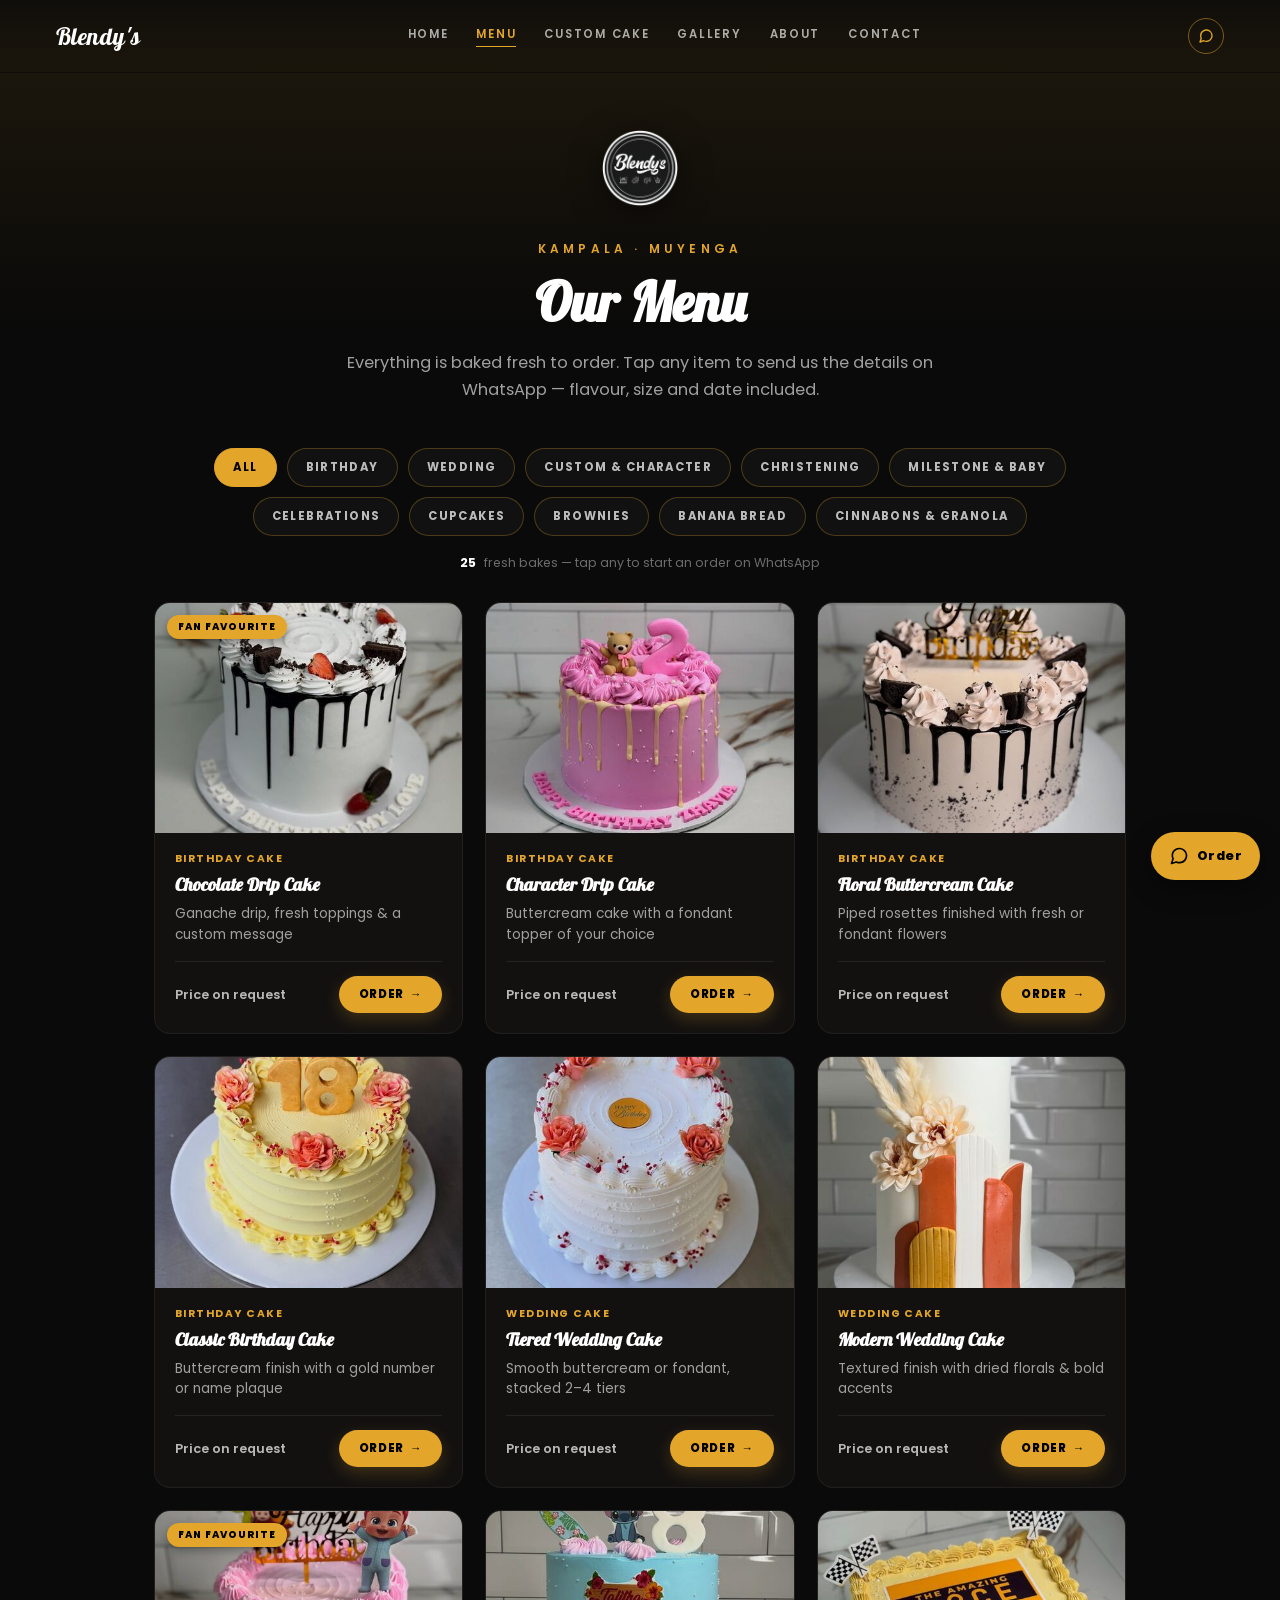
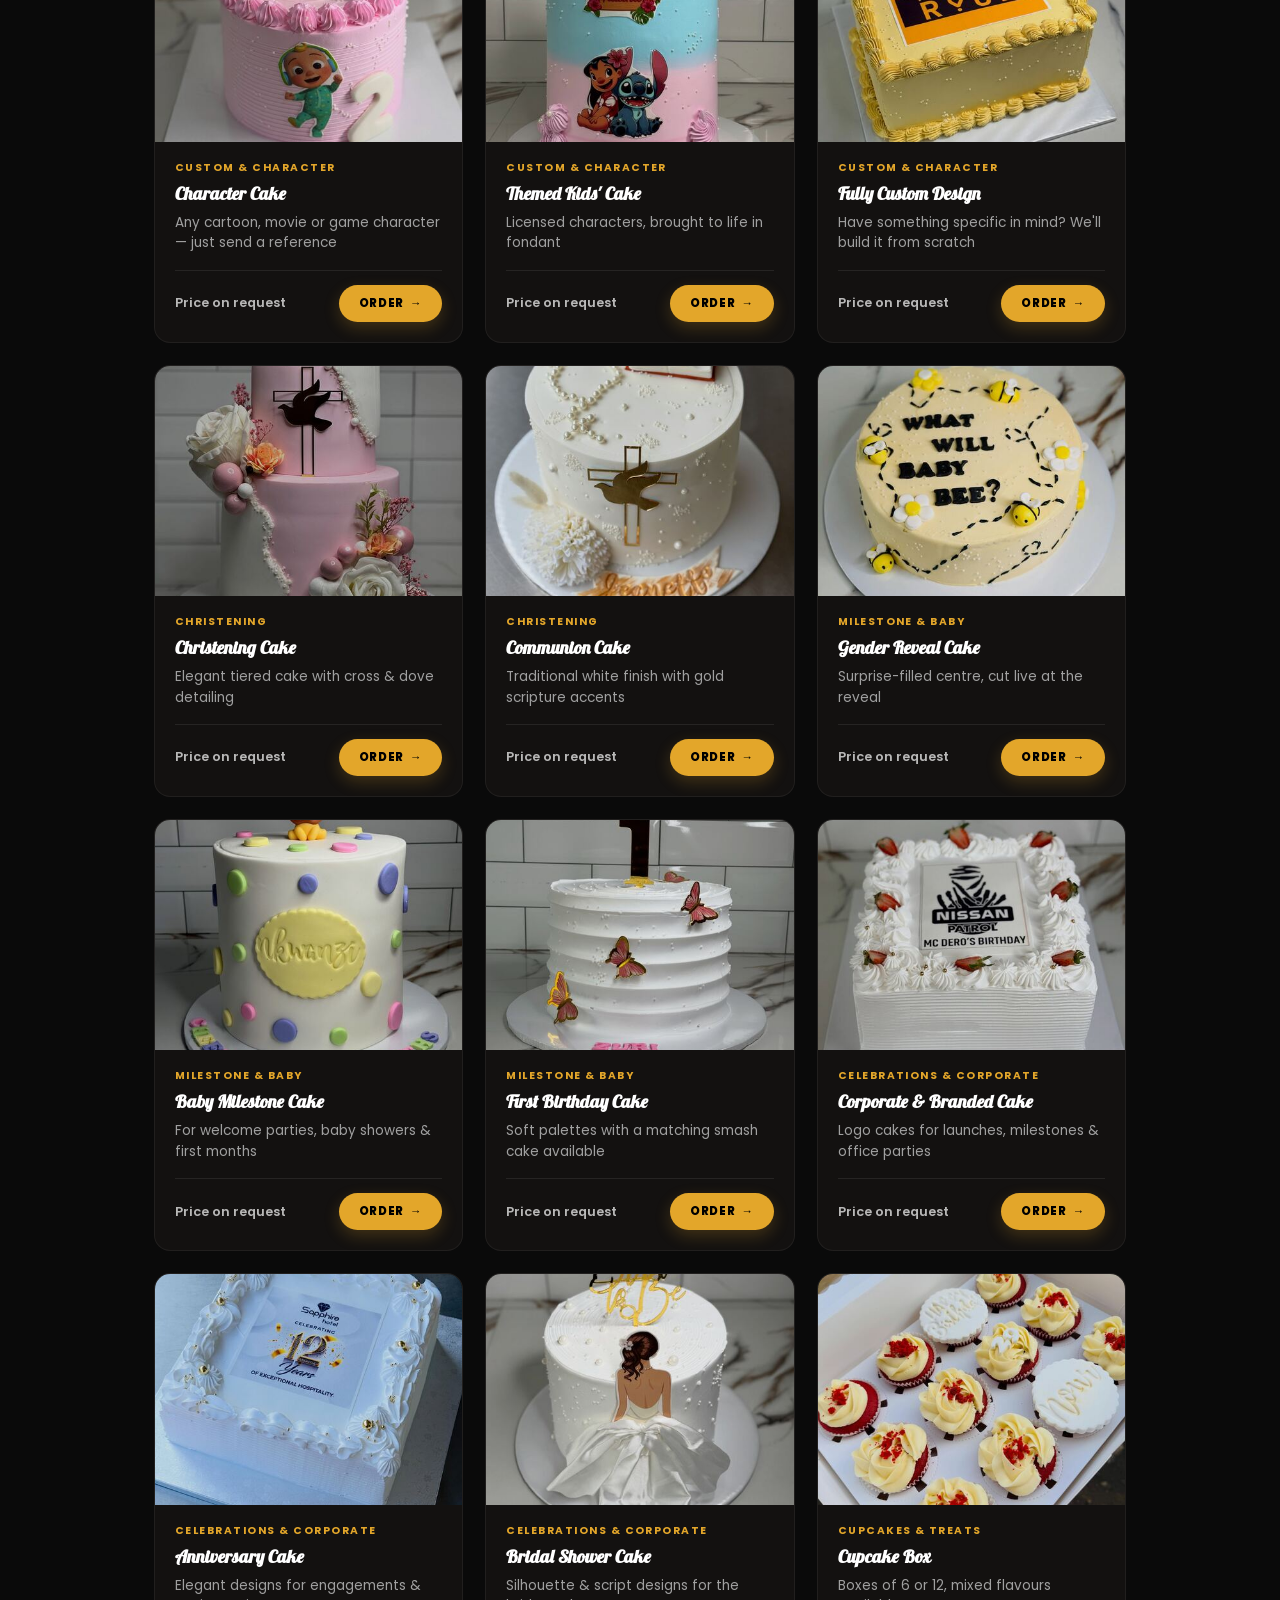
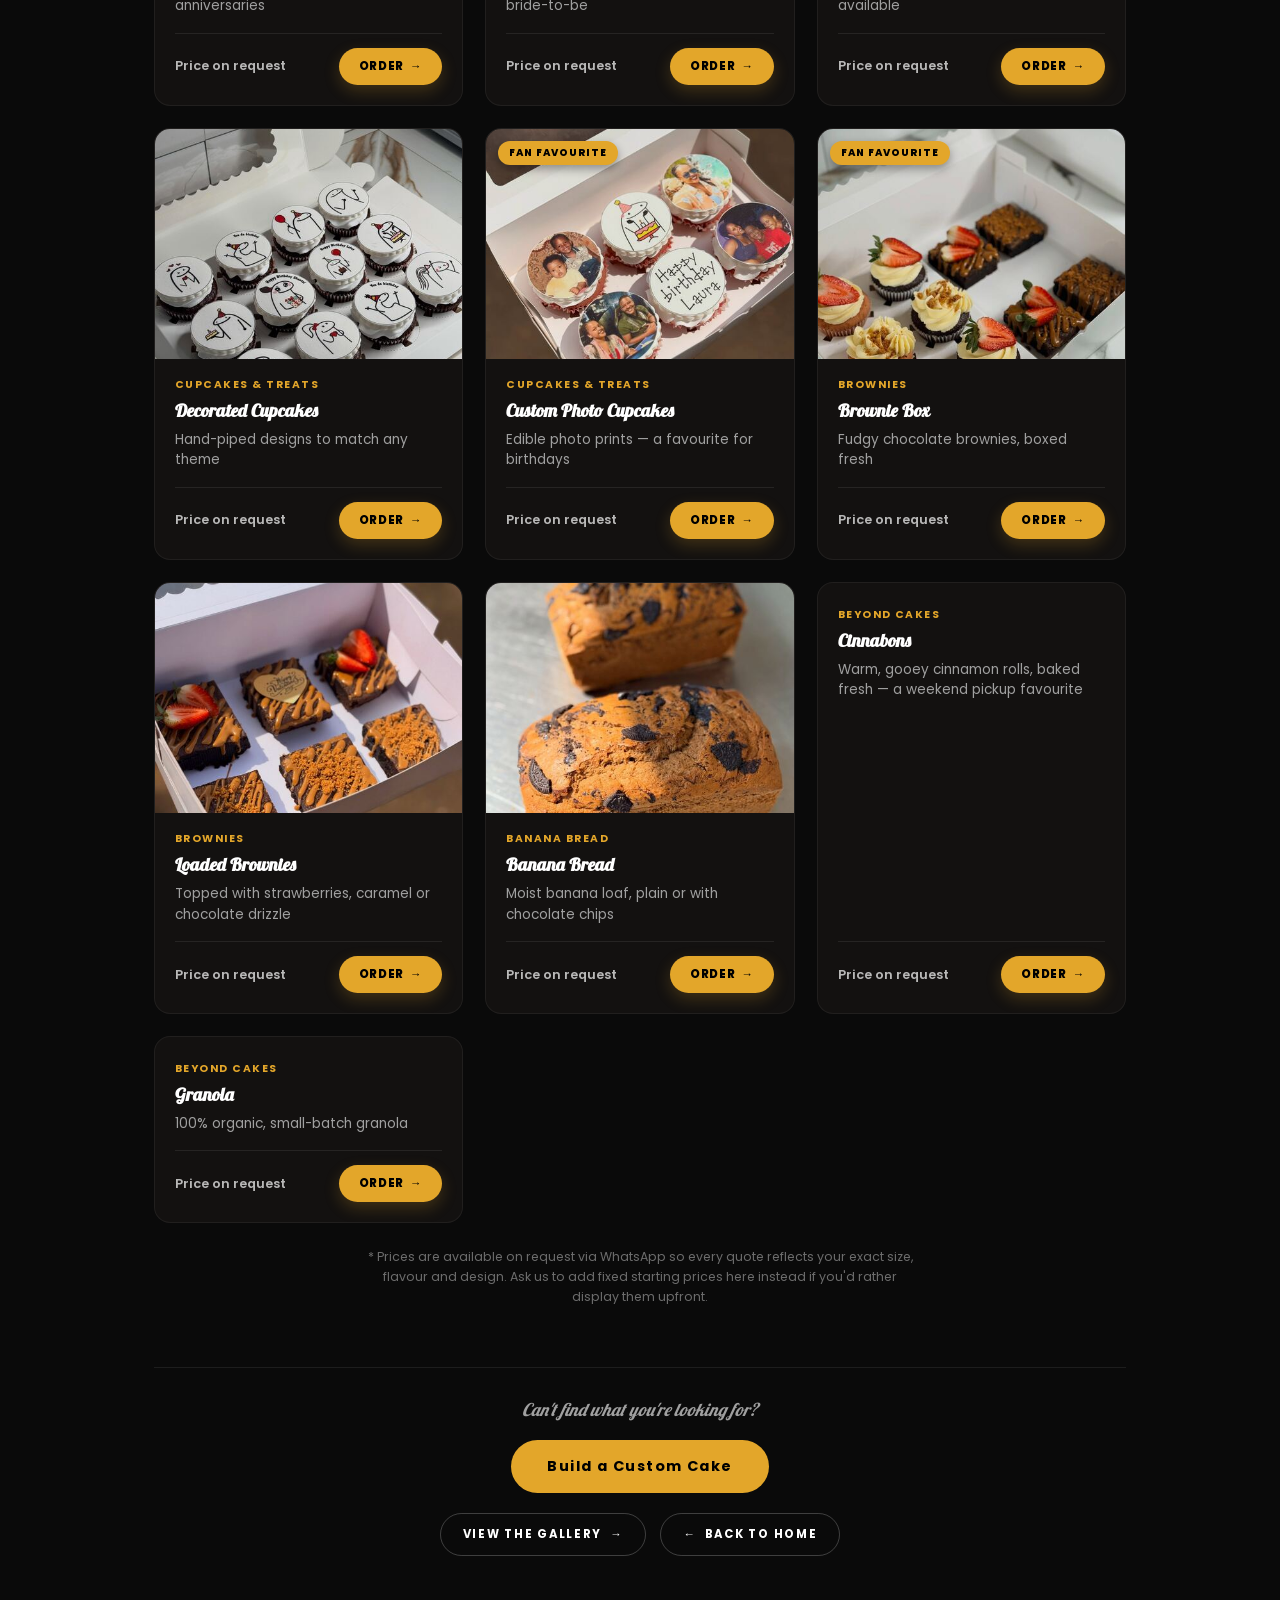
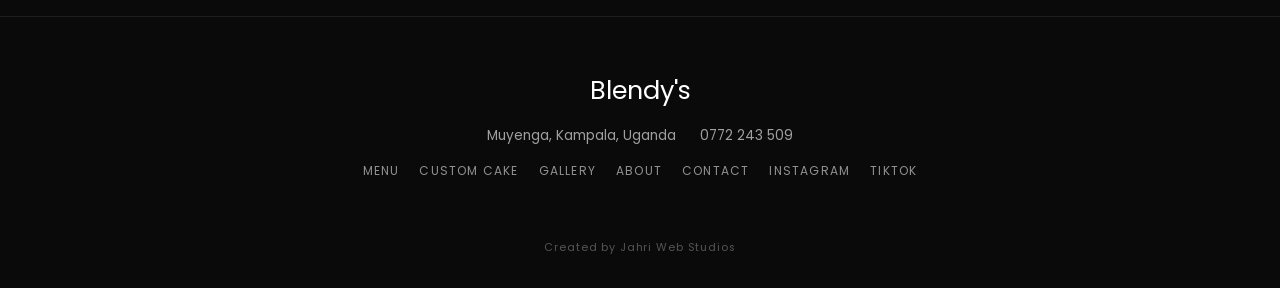
<file: menu.html>
<!DOCTYPE html>
<html lang="en">
<head>
    <meta charset="UTF-8">
    <meta name="viewport" content="width=device-width, initial-scale=1.0">
    <title>Blendy's | Menu &amp; Ordering</title>
    <meta name="description" content="Browse Blendy's menu — birthday cakes, wedding cakes, custom creations, cupcakes, Cinnabons and granola. Order any item straight to WhatsApp.">
    <link rel="preconnect" href="https://fonts.googleapis.com">
    <link rel="preconnect" href="https://fonts.gstatic.com" crossorigin>
    <link href="https://fonts.googleapis.com/css2?family=Lobster&family=Poppins:wght@300;400;500;600;700;800&display=swap" rel="stylesheet">
    <link rel="stylesheet" href="style.css">
    <link rel="stylesheet" href="menu.css">
    <link rel="icon" type="image/png" href="favicon.png">
    <link rel="apple-touch-icon" href="apple-touch-icon.png">
</head>
<body class="menu-body">

    <!-- Site Navigation -->
    <nav class="site-nav" id="siteNav">
        <a href="index.html" class="nav-brand">
            <span class="nav-wordmark">Blendy's</span>
        </a>
        <div class="nav-links" id="navMenu">
            <a href="index.html" class="nav-link">Home</a>
            <a href="menu.html" class="nav-link is-current">Menu</a>
            <a href="custom-order.html" class="nav-link">Custom Cake</a>
            <a href="collections.html" class="nav-link">Gallery</a>
            <a href="about.html" class="nav-link">About</a>
            <a href="contact.html" class="nav-link">Contact</a>
            <a href="https://wa.me/message/24DMSW3JZMJVN1" class="nav-wa-mobile" target="_blank" rel="noopener noreferrer">Order on WhatsApp</a>
        </div>
        <div class="nav-actions">
            <a href="https://wa.me/message/24DMSW3JZMJVN1" class="nav-wa" target="_blank" rel="noopener noreferrer" aria-label="Order on WhatsApp">
                <svg viewBox="0 0 24 24" fill="none" stroke="currentColor" stroke-width="2" stroke-linecap="round" stroke-linejoin="round"><path d="M21 11.5a8.38 8.38 0 0 1-.9 3.8 8.5 8.5 0 0 1-7.6 4.7 8.38 8.38 0 0 1-3.8-.9L3 21l1.9-5.7a8.38 8.38 0 0 1-.9-3.8 8.5 8.5 0 0 1 4.7-7.6 8.38 8.38 0 0 1 3.8-.9h.5a8.48 8.48 0 0 1 8 8v.5z"></path></svg>
            </a>
            <button class="nav-toggle" id="navToggle" aria-label="Menu" aria-expanded="false">
                <span></span><span></span><span></span>
            </button>
        </div>
    </nav>

    <div class="top-fade-bg"></div>

    <div class="menu-wrapper">

        <!-- Header -->
        <header class="menu-hero">
            <img src="images/logo/blendys-logo-final-160.png" alt="Blendy's logo" class="brand-icon logo-icon">
            <span class="location-tag">Kampala &middot; Muyenga</span>
            <h1 class="menu-title">Our Menu</h1>
            <p class="menu-lede">Everything is baked fresh to order. Tap any item to send us the details on WhatsApp — flavour, size and date included.</p>
        </header>

        <!-- Filter Bar -->
        <div class="menu-filter-bar" id="menuFilterBar" role="tablist" aria-label="Filter menu by category">
            <button class="menu-filter-btn is-active" data-filter="all" role="tab" aria-selected="true">All</button>
            <button class="menu-filter-btn" data-filter="birthday" role="tab" aria-selected="false">Birthday</button>
            <button class="menu-filter-btn" data-filter="wedding" role="tab" aria-selected="false">Wedding</button>
            <button class="menu-filter-btn" data-filter="custom" role="tab" aria-selected="false">Custom &amp; Character</button>
            <button class="menu-filter-btn" data-filter="christening" role="tab" aria-selected="false">Christening</button>
            <button class="menu-filter-btn" data-filter="milestone" role="tab" aria-selected="false">Milestone &amp; Baby</button>
            <button class="menu-filter-btn" data-filter="celebrations" role="tab" aria-selected="false">Celebrations</button>
            <button class="menu-filter-btn" data-filter="cupcakes" role="tab" aria-selected="false">Cupcakes</button>
            <button class="menu-filter-btn" data-filter="brownies" role="tab" aria-selected="false">Brownies</button>
            <button class="menu-filter-btn" data-filter="bread" role="tab" aria-selected="false">Banana Bread</button>
            <button class="menu-filter-btn" data-filter="more" role="tab" aria-selected="false">Cinnabons &amp; Granola</button>
        </div>

        <p class="menu-results-bar"><strong id="menuResultsCount">25</strong> fresh bakes &mdash; tap any to start an order on WhatsApp</p>

        <!-- Menu Grid -->
        <div class="menu-grid" id="menuGrid">

            <article class="menu-item" data-category="birthday">
                <div class="menu-item-media">
                    <span class="menu-item-badge">Fan Favourite</span>
                    <img src="images/thumbs/birthday-05.jpg" alt="Chocolate Drip Cake" loading="lazy">
                </div>
                <div class="menu-item-body">
                    <span class="menu-item-cat">Birthday Cake</span>
                    <h3>Chocolate Drip Cake</h3>
                    <p class="menu-item-note">Ganache drip, fresh toppings & a custom message</p>
                    <div class="menu-item-foot">
                        <span class="menu-item-price">Price on request</span>
                        <a href="https://wa.me/256772243509?text=Hi%21%20I%27d%20like%20to%20order%3A%20Chocolate%20Drip%20Cake.%20Can%20you%20share%20flavours%2C%20sizes%20and%20pricing%3F" class="menu-order-btn" target="_blank" rel="noopener noreferrer">Order</a>
                    </div>
                </div>
            </article>

            <article class="menu-item" data-category="birthday">
                <div class="menu-item-media"><img src="images/thumbs/birthday-04.jpg" alt="Character Drip Cake" loading="lazy"></div>
                <div class="menu-item-body">
                    <span class="menu-item-cat">Birthday Cake</span>
                    <h3>Character Drip Cake</h3>
                    <p class="menu-item-note">Buttercream cake with a fondant topper of your choice</p>
                    <div class="menu-item-foot">
                        <span class="menu-item-price">Price on request</span>
                        <a href="https://wa.me/256772243509?text=Hi%21%20I%27d%20like%20to%20order%3A%20Character%20Drip%20Cake.%20Can%20you%20share%20flavours%2C%20sizes%20and%20pricing%3F" class="menu-order-btn" target="_blank" rel="noopener noreferrer">Order</a>
                    </div>
                </div>
            </article>

            <article class="menu-item" data-category="birthday">
                <div class="menu-item-media"><img src="images/thumbs/birthday-13.jpg" alt="Floral Buttercream Cake" loading="lazy"></div>
                <div class="menu-item-body">
                    <span class="menu-item-cat">Birthday Cake</span>
                    <h3>Floral Buttercream Cake</h3>
                    <p class="menu-item-note">Piped rosettes finished with fresh or fondant flowers</p>
                    <div class="menu-item-foot">
                        <span class="menu-item-price">Price on request</span>
                        <a href="https://wa.me/256772243509?text=Hi%21%20I%27d%20like%20to%20order%3A%20Floral%20Buttercream%20Cake.%20Can%20you%20share%20flavours%2C%20sizes%20and%20pricing%3F" class="menu-order-btn" target="_blank" rel="noopener noreferrer">Order</a>
                    </div>
                </div>
            </article>

            <article class="menu-item" data-category="birthday">
                <div class="menu-item-media"><img src="images/thumbs/birthday-03.jpg" alt="Classic Birthday Cake" loading="lazy"></div>
                <div class="menu-item-body">
                    <span class="menu-item-cat">Birthday Cake</span>
                    <h3>Classic Birthday Cake</h3>
                    <p class="menu-item-note">Buttercream finish with a gold number or name plaque</p>
                    <div class="menu-item-foot">
                        <span class="menu-item-price">Price on request</span>
                        <a href="https://wa.me/256772243509?text=Hi%21%20I%27d%20like%20to%20order%3A%20Classic%20Birthday%20Cake.%20Can%20you%20share%20flavours%2C%20sizes%20and%20pricing%3F" class="menu-order-btn" target="_blank" rel="noopener noreferrer">Order</a>
                    </div>
                </div>
            </article>

            <article class="menu-item" data-category="wedding">
                <div class="menu-item-media"><img src="images/thumbs/wedding-03.jpg" alt="Tiered Wedding Cake" loading="lazy"></div>
                <div class="menu-item-body">
                    <span class="menu-item-cat">Wedding Cake</span>
                    <h3>Tiered Wedding Cake</h3>
                    <p class="menu-item-note">Smooth buttercream or fondant, stacked 2&ndash;4 tiers</p>
                    <div class="menu-item-foot">
                        <span class="menu-item-price">Price on request</span>
                        <a href="https://wa.me/256772243509?text=Hi%21%20I%27d%20like%20to%20order%3A%20Tiered%20Wedding%20Cake.%20Can%20you%20share%20flavours%2C%20sizes%20and%20pricing%3F" class="menu-order-btn" target="_blank" rel="noopener noreferrer">Order</a>
                    </div>
                </div>
            </article>

            <article class="menu-item" data-category="wedding">
                <div class="menu-item-media"><img src="images/thumbs/wedding-04.jpg" alt="Modern Wedding Cake" loading="lazy"></div>
                <div class="menu-item-body">
                    <span class="menu-item-cat">Wedding Cake</span>
                    <h3>Modern Wedding Cake</h3>
                    <p class="menu-item-note">Textured finish with dried florals &amp; bold accents</p>
                    <div class="menu-item-foot">
                        <span class="menu-item-price">Price on request</span>
                        <a href="https://wa.me/256772243509?text=Hi%21%20I%27d%20like%20to%20order%3A%20Modern%20Wedding%20Cake.%20Can%20you%20share%20flavours%2C%20sizes%20and%20pricing%3F" class="menu-order-btn" target="_blank" rel="noopener noreferrer">Order</a>
                    </div>
                </div>
            </article>

            <article class="menu-item" data-category="custom">
                <div class="menu-item-media"><span class="menu-item-badge">Fan Favourite</span><img src="images/thumbs/custom-04.jpg" alt="Character Cake" loading="lazy"></div>
                <div class="menu-item-body">
                    <span class="menu-item-cat">Custom &amp; Character</span>
                    <h3>Character Cake</h3>
                    <p class="menu-item-note">Any cartoon, movie or game character &mdash; just send a reference</p>
                    <div class="menu-item-foot">
                        <span class="menu-item-price">Price on request</span>
                        <a href="https://wa.me/256772243509?text=Hi%21%20I%27d%20like%20to%20order%3A%20Character%20Cake.%20Can%20you%20share%20flavours%2C%20sizes%20and%20pricing%3F" class="menu-order-btn" target="_blank" rel="noopener noreferrer">Order</a>
                    </div>
                </div>
            </article>

            <article class="menu-item" data-category="custom">
                <div class="menu-item-media"><img src="images/thumbs/custom-05.jpg" alt="Themed Kids' Cake" loading="lazy"></div>
                <div class="menu-item-body">
                    <span class="menu-item-cat">Custom &amp; Character</span>
                    <h3>Themed Kids' Cake</h3>
                    <p class="menu-item-note">Licensed characters, brought to life in fondant</p>
                    <div class="menu-item-foot">
                        <span class="menu-item-price">Price on request</span>
                        <a href="https://wa.me/256772243509?text=Hi%21%20I%27d%20like%20to%20order%3A%20Themed%20Kids%27%20Cake.%20Can%20you%20share%20flavours%2C%20sizes%20and%20pricing%3F" class="menu-order-btn" target="_blank" rel="noopener noreferrer">Order</a>
                    </div>
                </div>
            </article>

            <article class="menu-item" data-category="custom">
                <div class="menu-item-media"><img src="images/thumbs/custom-01.jpg" alt="Fully Custom Design" loading="lazy"></div>
                <div class="menu-item-body">
                    <span class="menu-item-cat">Custom &amp; Character</span>
                    <h3>Fully Custom Design</h3>
                    <p class="menu-item-note">Have something specific in mind? We'll build it from scratch</p>
                    <div class="menu-item-foot">
                        <span class="menu-item-price">Price on request</span>
                        <a href="https://wa.me/256772243509?text=Hi%21%20I%27d%20like%20to%20order%3A%20Fully%20Custom%20Design.%20Can%20you%20share%20flavours%2C%20sizes%20and%20pricing%3F" class="menu-order-btn" target="_blank" rel="noopener noreferrer">Order</a>
                    </div>
                </div>
            </article>

            <article class="menu-item" data-category="christening">
                <div class="menu-item-media"><img src="images/thumbs/christening-01.jpg" alt="Christening Cake" loading="lazy"></div>
                <div class="menu-item-body">
                    <span class="menu-item-cat">Christening</span>
                    <h3>Christening Cake</h3>
                    <p class="menu-item-note">Elegant tiered cake with cross &amp; dove detailing</p>
                    <div class="menu-item-foot">
                        <span class="menu-item-price">Price on request</span>
                        <a href="https://wa.me/256772243509?text=Hi%21%20I%27d%20like%20to%20order%3A%20Christening%20Cake.%20Can%20you%20share%20flavours%2C%20sizes%20and%20pricing%3F" class="menu-order-btn" target="_blank" rel="noopener noreferrer">Order</a>
                    </div>
                </div>
            </article>

            <article class="menu-item" data-category="christening">
                <div class="menu-item-media"><img src="images/thumbs/christening-03.jpg" alt="Communion Cake" loading="lazy"></div>
                <div class="menu-item-body">
                    <span class="menu-item-cat">Christening</span>
                    <h3>Communion Cake</h3>
                    <p class="menu-item-note">Traditional white finish with gold scripture accents</p>
                    <div class="menu-item-foot">
                        <span class="menu-item-price">Price on request</span>
                        <a href="https://wa.me/256772243509?text=Hi%21%20I%27d%20like%20to%20order%3A%20Communion%20Cake.%20Can%20you%20share%20flavours%2C%20sizes%20and%20pricing%3F" class="menu-order-btn" target="_blank" rel="noopener noreferrer">Order</a>
                    </div>
                </div>
            </article>

            <article class="menu-item" data-category="milestone">
                <div class="menu-item-media"><img src="images/thumbs/milestone-01.jpg" alt="Gender Reveal Cake" loading="lazy"></div>
                <div class="menu-item-body">
                    <span class="menu-item-cat">Milestone &amp; Baby</span>
                    <h3>Gender Reveal Cake</h3>
                    <p class="menu-item-note">Surprise-filled centre, cut live at the reveal</p>
                    <div class="menu-item-foot">
                        <span class="menu-item-price">Price on request</span>
                        <a href="https://wa.me/256772243509?text=Hi%21%20I%27d%20like%20to%20order%3A%20Gender%20Reveal%20Cake.%20Can%20you%20share%20flavours%2C%20sizes%20and%20pricing%3F" class="menu-order-btn" target="_blank" rel="noopener noreferrer">Order</a>
                    </div>
                </div>
            </article>

            <article class="menu-item" data-category="milestone">
                <div class="menu-item-media"><img src="images/thumbs/milestone-03.jpg" alt="Baby Milestone Cake" loading="lazy"></div>
                <div class="menu-item-body">
                    <span class="menu-item-cat">Milestone &amp; Baby</span>
                    <h3>Baby Milestone Cake</h3>
                    <p class="menu-item-note">For welcome parties, baby showers &amp; first months</p>
                    <div class="menu-item-foot">
                        <span class="menu-item-price">Price on request</span>
                        <a href="https://wa.me/256772243509?text=Hi%21%20I%27d%20like%20to%20order%3A%20Baby%20Milestone%20Cake.%20Can%20you%20share%20flavours%2C%20sizes%20and%20pricing%3F" class="menu-order-btn" target="_blank" rel="noopener noreferrer">Order</a>
                    </div>
                </div>
            </article>

            <article class="menu-item" data-category="milestone">
                <div class="menu-item-media"><img src="images/thumbs/milestone-02.jpg" alt="First Birthday Cake" loading="lazy"></div>
                <div class="menu-item-body">
                    <span class="menu-item-cat">Milestone &amp; Baby</span>
                    <h3>First Birthday Cake</h3>
                    <p class="menu-item-note">Soft palettes with a matching smash cake available</p>
                    <div class="menu-item-foot">
                        <span class="menu-item-price">Price on request</span>
                        <a href="https://wa.me/256772243509?text=Hi%21%20I%27d%20like%20to%20order%3A%20First%20Birthday%20Cake.%20Can%20you%20share%20flavours%2C%20sizes%20and%20pricing%3F" class="menu-order-btn" target="_blank" rel="noopener noreferrer">Order</a>
                    </div>
                </div>
            </article>

            <article class="menu-item" data-category="celebrations">
                <div class="menu-item-media"><img src="images/thumbs/celebrations-01.jpg" alt="Corporate &amp; Branded Cake" loading="lazy"></div>
                <div class="menu-item-body">
                    <span class="menu-item-cat">Celebrations &amp; Corporate</span>
                    <h3>Corporate &amp; Branded Cake</h3>
                    <p class="menu-item-note">Logo cakes for launches, milestones &amp; office parties</p>
                    <div class="menu-item-foot">
                        <span class="menu-item-price">Price on request</span>
                        <a href="https://wa.me/256772243509?text=Hi%21%20I%27d%20like%20to%20order%3A%20Corporate%20and%20Branded%20Cake.%20Can%20you%20share%20flavours%2C%20sizes%20and%20pricing%3F" class="menu-order-btn" target="_blank" rel="noopener noreferrer">Order</a>
                    </div>
                </div>
            </article>

            <article class="menu-item" data-category="celebrations">
                <div class="menu-item-media"><img src="images/thumbs/celebrations-03.jpg" alt="Anniversary Cake" loading="lazy"></div>
                <div class="menu-item-body">
                    <span class="menu-item-cat">Celebrations &amp; Corporate</span>
                    <h3>Anniversary Cake</h3>
                    <p class="menu-item-note">Elegant designs for engagements &amp; anniversaries</p>
                    <div class="menu-item-foot">
                        <span class="menu-item-price">Price on request</span>
                        <a href="https://wa.me/256772243509?text=Hi%21%20I%27d%20like%20to%20order%3A%20Anniversary%20Cake.%20Can%20you%20share%20flavours%2C%20sizes%20and%20pricing%3F" class="menu-order-btn" target="_blank" rel="noopener noreferrer">Order</a>
                    </div>
                </div>
            </article>

            <article class="menu-item" data-category="celebrations">
                <div class="menu-item-media"><img src="images/thumbs/celebrations-04.jpg" alt="Bridal Shower Cake" loading="lazy"></div>
                <div class="menu-item-body">
                    <span class="menu-item-cat">Celebrations &amp; Corporate</span>
                    <h3>Bridal Shower Cake</h3>
                    <p class="menu-item-note">Silhouette &amp; script designs for the bride-to-be</p>
                    <div class="menu-item-foot">
                        <span class="menu-item-price">Price on request</span>
                        <a href="https://wa.me/256772243509?text=Hi%21%20I%27d%20like%20to%20order%3A%20Bridal%20Shower%20Cake.%20Can%20you%20share%20flavours%2C%20sizes%20and%20pricing%3F" class="menu-order-btn" target="_blank" rel="noopener noreferrer">Order</a>
                    </div>
                </div>
            </article>

            <article class="menu-item" data-category="cupcakes">
                <div class="menu-item-media"><img src="images/thumbs/cupcakes-01.jpg" alt="Cupcake Box" loading="lazy"></div>
                <div class="menu-item-body">
                    <span class="menu-item-cat">Cupcakes &amp; Treats</span>
                    <h3>Cupcake Box</h3>
                    <p class="menu-item-note">Boxes of 6 or 12, mixed flavours available</p>
                    <div class="menu-item-foot">
                        <span class="menu-item-price">Price on request</span>
                        <a href="https://wa.me/256772243509?text=Hi%21%20I%27d%20like%20to%20order%3A%20Cupcake%20Box.%20Can%20you%20share%20flavours%2C%20sizes%20and%20pricing%3F" class="menu-order-btn" target="_blank" rel="noopener noreferrer">Order</a>
                    </div>
                </div>
            </article>

            <article class="menu-item" data-category="cupcakes">
                <div class="menu-item-media"><img src="images/thumbs/cupcakes-03.jpg" alt="Decorated Cupcakes" loading="lazy"></div>
                <div class="menu-item-body">
                    <span class="menu-item-cat">Cupcakes &amp; Treats</span>
                    <h3>Decorated Cupcakes</h3>
                    <p class="menu-item-note">Hand-piped designs to match any theme</p>
                    <div class="menu-item-foot">
                        <span class="menu-item-price">Price on request</span>
                        <a href="https://wa.me/256772243509?text=Hi%21%20I%27d%20like%20to%20order%3A%20Decorated%20Cupcakes.%20Can%20you%20share%20flavours%2C%20sizes%20and%20pricing%3F" class="menu-order-btn" target="_blank" rel="noopener noreferrer">Order</a>
                    </div>
                </div>
            </article>

            <article class="menu-item" data-category="cupcakes">
                <div class="menu-item-media"><span class="menu-item-badge">Fan Favourite</span><img src="images/thumbs/cupcakes-04.jpg" alt="Custom Photo Cupcakes" loading="lazy"></div>
                <div class="menu-item-body">
                    <span class="menu-item-cat">Cupcakes &amp; Treats</span>
                    <h3>Custom Photo Cupcakes</h3>
                    <p class="menu-item-note">Edible photo prints &mdash; a favourite for birthdays</p>
                    <div class="menu-item-foot">
                        <span class="menu-item-price">Price on request</span>
                        <a href="https://wa.me/256772243509?text=Hi%21%20I%27d%20like%20to%20order%3A%20Custom%20Photo%20Cupcakes.%20Can%20you%20share%20flavours%2C%20sizes%20and%20pricing%3F" class="menu-order-btn" target="_blank" rel="noopener noreferrer">Order</a>
                    </div>
                </div>
            </article>

            <article class="menu-item" data-category="brownies">
                <div class="menu-item-media"><span class="menu-item-badge">Fan Favourite</span><img src="images/thumbs/brownies-01.jpg" alt="Brownie Box" loading="lazy"></div>
                <div class="menu-item-body">
                    <span class="menu-item-cat">Brownies</span>
                    <h3>Brownie Box</h3>
                    <p class="menu-item-note">Fudgy chocolate brownies, boxed fresh</p>
                    <div class="menu-item-foot">
                        <span class="menu-item-price">Price on request</span>
                        <a href="https://wa.me/256772243509?text=Hi%21%20I%27d%20like%20to%20order%3A%20Brownie%20Box.%20Can%20you%20share%20flavours%2C%20sizes%20and%20pricing%3F" class="menu-order-btn" target="_blank" rel="noopener noreferrer">Order</a>
                    </div>
                </div>
            </article>

            <article class="menu-item" data-category="brownies">
                <div class="menu-item-media"><img src="images/thumbs/brownies-04.jpg" alt="Loaded Brownies" loading="lazy"></div>
                <div class="menu-item-body">
                    <span class="menu-item-cat">Brownies</span>
                    <h3>Loaded Brownies</h3>
                    <p class="menu-item-note">Topped with strawberries, caramel or chocolate drizzle</p>
                    <div class="menu-item-foot">
                        <span class="menu-item-price">Price on request</span>
                        <a href="https://wa.me/256772243509?text=Hi%21%20I%27d%20like%20to%20order%3A%20Loaded%20Brownies.%20Can%20you%20share%20flavours%2C%20sizes%20and%20pricing%3F" class="menu-order-btn" target="_blank" rel="noopener noreferrer">Order</a>
                    </div>
                </div>
            </article>

            <article class="menu-item" data-category="bread">
                <div class="menu-item-media"><img src="images/thumbs/bread-01.jpg" alt="Banana Bread" loading="lazy"></div>
                <div class="menu-item-body">
                    <span class="menu-item-cat">Banana Bread</span>
                    <h3>Banana Bread</h3>
                    <p class="menu-item-note">Moist banana loaf, plain or with chocolate chips</p>
                    <div class="menu-item-foot">
                        <span class="menu-item-price">Price on request</span>
                        <a href="https://wa.me/256772243509?text=Hi%21%20I%27d%20like%20to%20order%3A%20Banana%20Bread.%20Can%20you%20share%20flavours%2C%20sizes%20and%20pricing%3F" class="menu-order-btn" target="_blank" rel="noopener noreferrer">Order</a>
                    </div>
                </div>
            </article>

            <article class="menu-item menu-item--text" data-category="more">
                <div class="menu-item-body menu-item-body--full">
                    <span class="menu-item-cat">Beyond Cakes</span>
                    <h3>Cinnabons</h3>
                    <p class="menu-item-note">Warm, gooey cinnamon rolls, baked fresh &mdash; a weekend pickup favourite</p>
                    <div class="menu-item-foot">
                        <span class="menu-item-price">Price on request</span>
                        <a href="https://wa.me/256772243509?text=Hi%21%20I%27d%20like%20to%20order%20Cinnabons." class="menu-order-btn" target="_blank" rel="noopener noreferrer">Order</a>
                    </div>
                </div>
            </article>

            <article class="menu-item menu-item--text" data-category="more">
                <div class="menu-item-body menu-item-body--full">
                    <span class="menu-item-cat">Beyond Cakes</span>
                    <h3>Granola</h3>
                    <p class="menu-item-note">100% organic, small-batch granola</p>
                    <div class="menu-item-foot">
                        <span class="menu-item-price">Price on request</span>
                        <a href="https://wa.me/256772243509?text=Hi%21%20I%27d%20like%20to%20order%20Granola." class="menu-order-btn" target="_blank" rel="noopener noreferrer">Order</a>
                    </div>
                </div>
            </article>

        </div>

        <p class="menu-disclaimer">* Prices are available on request via WhatsApp so every quote reflects your exact size, flavour and design. Ask us to add fixed starting prices here instead if you'd rather display them upfront.</p>

        <!-- Footer -->
        <footer class="menu-footer">
            <p>Can't find what you're looking for?</p>
            <a href="custom-order.html" class="whatsapp-btn menu-footer-btn">Build a Custom Cake</a>
            <div class="footer-link-row">
                <a href="collections.html" class="back-link">View the gallery <span class="arrow">&rarr;</span></a>
                <a href="index.html" class="back-link"><span class="arrow">&larr;</span> Back to home</a>
            </div>
        </footer>
    </div>


    <!-- Footer -->
    <footer class="site-footer">
        <div class="footer-brand">
            <span class="nav-wordmark">Blendy's</span>
        </div>
        <div class="footer-details">
            <a href="https://maps.google.com/?q=Muyenga,+Kampala,+Uganda" target="_blank" rel="noopener noreferrer">Muyenga, Kampala, Uganda</a>
            <a href="tel:+256772243509">0772 243 509</a>
        </div>
        <div class="footer-links">
            <a href="menu.html">Menu</a>
            <a href="custom-order.html">Custom Cake</a>
            <a href="collections.html">Gallery</a>
            <a href="about.html">About</a>
            <a href="contact.html">Contact</a>
            <a href="https://www.instagram.com/blendysug" target="_blank" rel="noopener noreferrer">Instagram</a>
            <a href="https://www.tiktok.com/@blendysug" target="_blank" rel="noopener noreferrer">TikTok</a>
        </div>
    </footer>

    <script src="nav.js"></script>
    <script src="menu.js"></script>

    <!-- Jahri Web Studios credit tag (subtle, non-intrusive) -->
    <div class="jahri-credit" aria-hidden="true">Created by Jahri Web Studios</div>
</body>
</html>
</file>
<file: style.css>
/* =========================================
   1. GLOBAL VARIABLES & RESET
   ========================================= */
:root {
    --bg-dark: #0a0a0a;
    --text-light: #ffffff;
    --text-muted: #a0a0a0;
    --accent: #E3A62A;
    --accent-hover: #B8841D;
    --card-gradient: linear-gradient(180deg, rgba(10,10,10,0) 0%, rgba(10,10,10,0.85) 50%, rgba(10,10,10,1) 100%);
    --cream: #f4ead9;
    --panel: #131110;
}

* {
    box-sizing: border-box;
    margin: 0;
    padding: 0;
}

html, body {
    min-height: 100vh;
    background-color: var(--bg-dark);
    color: var(--text-light);
    font-family: 'Poppins', sans-serif;
    -webkit-font-smoothing: antialiased;
    -moz-osx-font-smoothing: grayscale;
    overflow-x: hidden;
}

h1, h2, h3 {
    font-family: 'Lobster', cursive;
}


/* =========================================
   2. HOMEPAGE / HERO SECTION STYLES
   ========================================= */
.hero-section {
    min-height: 100vh;
    display: flex;
    flex-direction: column;
    align-items: center;
    justify-content: center;
    padding: 6vh 5vw;
    position: relative;
    text-align: center;
    background: linear-gradient(to bottom, rgba(15, 10, 5, 0.6) 0%, rgba(10, 8, 5, 0.85) 100%),
                url('images/site/hero-desktop-bg.jpg') center/cover no-repeat;
}

.hero-content {
    width: 100%;
    max-width: 800px;
    margin: 0 auto;
    position: relative;
    z-index: 2;
    display: flex;
    flex-direction: column;
    align-items: center;
}

.brand-icon {
    width: 76px;
    height: 76px;
    margin-bottom: 1.25rem;
    display: block;
    filter: drop-shadow(0 6px 16px rgba(0,0,0,0.5));
}

.brand-badge {
    width: 90px;
    height: 90px;
    margin-bottom: 0.75rem;
    display: block;
    filter: drop-shadow(0 8px 20px rgba(0,0,0,0.55));
}

.location-tag {
    display: inline-block;
    font-size: 0.75rem;
    letter-spacing: 0.35em;
    color: var(--accent);
    text-transform: uppercase;
    font-weight: 600;
    margin-bottom: 1.5rem;
}

.main-title {
    font-family: 'Lobster', cursive;
    font-size: clamp(2.5rem, 8vw, 5rem);
    line-height: 1.1;
    font-weight: 500;
    margin-bottom: 1.75rem;
}

.main-title .highlight {
    font-style: italic;
    color: var(--accent);
    font-weight: 600;
}

.description-wrapper {
    max-width: 560px;
    margin: 0 auto 2.5rem auto;
}

.description-main {
    font-size: clamp(1.05rem, 2.6vw, 1.25rem);
    line-height: 1.7;
    color: var(--text-muted);
    margin-bottom: 1.25rem;
}

.description-script {
    font-family: 'Lobster', cursive;
    font-style: italic;
    font-weight: 500;
    font-size: clamp(1.3rem, 3vw, 1.6rem);
    color: var(--text-light);
}

.whatsapp-btn {
    display: inline-flex;
    align-items: center;
    justify-content: center;
    background-color: var(--accent);
    color: #000000;
    text-decoration: none;
    padding: 16px 36px;
    border-radius: 50px;
    font-size: 0.9rem;
    font-weight: 700;
    letter-spacing: 0.1em;
    transition: background-color 0.3s ease, transform 0.2s ease;
}

.whatsapp-btn:hover {
    background-color: var(--accent-hover);
    transform: translateY(-2px);
}

.whatsapp-btn .wa-icon {
    width: 20px;
    height: 20px;
    margin-right: 12px;
}

.view-collection {
    display: inline-block;
    margin-top: 1.75rem;
    color: var(--text-muted);
    text-decoration: none;
    font-size: 0.8rem;
    letter-spacing: 0.15em;
    text-transform: uppercase;
    font-weight: 600;
    border-bottom: 1px solid transparent;
    transition: all 0.3s ease;
}

.view-collection .arrow {
    display: inline-block;
    transition: transform 0.3s ease;
}

.view-collection:hover {
    color: var(--accent);
    border-bottom-color: var(--accent);
}

.view-collection:hover .arrow {
    transform: translateX(4px);
}


/* =========================================
   3. COLLECTIONS PAGE LAYOUT
   ========================================= */
.collections-body {
    background-color: var(--bg-dark);
    color: var(--text-light);
    position: relative;
    min-height: 100vh;
}

.top-fade-bg {
    position: absolute;
    top: 0;
    left: 0;
    width: 100%;
    height: 60vh;
    background: linear-gradient(to bottom, rgba(10, 10, 10, 0.1) 0%, rgba(10, 10, 10, 1) 100%), 
                url('images/site/collections-banner.jpg') center/cover no-repeat;
    z-index: 0;
}

.collections-wrapper {
    max-width: 900px;
    margin: 0 auto;
    padding: 100px 20px 80px;
    display: flex;
    flex-direction: column;
    align-items: center;
    position: relative;
    z-index: 1;
}

.collections-header {
    text-align: center;
    margin-bottom: 40px;
}

.collections-header .logo-icon {
    width: 70px;
    height: 70px;
    margin: 0 auto 15px auto;
}

.collections-header .location-tag {
    font-size: 0.75rem;
    letter-spacing: 0.35em;
    color: var(--accent);
    text-transform: uppercase;
    font-weight: 600;
}

.collections-intro {
    text-align: center;
    margin-bottom: 50px;
    width: 100%;
}

.collections-intro h1 {
    font-family: 'Lobster', cursive;
    font-size: clamp(2.2rem, 6vw, 3.5rem);
    font-weight: 800;
    margin: 0 0 20px 0;
    letter-spacing: 1px;
    line-height: 1.1;
    text-shadow: 2px 2px 10px rgba(0,0,0,0.5);
}

.collections-intro p {
    font-family: 'Lobster', cursive;
    font-size: clamp(1.1rem, 3vw, 1.4rem);
    font-weight: 600;
    color: var(--accent);
    line-height: 1.5;
    margin: 0;
}


/* =========================================
   4. SWIPEABLE CARDS & CAROUSEL GRID
   ========================================= */
.collections-grid {
    display: grid;
    grid-template-columns: repeat(2, 1fr);
    gap: 30px;
    width: 100%;
    margin-bottom: 60px;
}

.collection-card {
    position: relative;
    border-radius: 12px;
    overflow: hidden;
    height: 420px;
    display: flex;
    flex-direction: column;
    justify-content: flex-end;
    text-align: center;
    background-color: var(--bg-dark);
    box-shadow: 0 10px 30px rgba(0,0,0,0.5);
}

.card-carousel {
    position: absolute;
    top: 0;
    left: 0;
    width: 100%;
    height: 100%;
    display: flex;
    overflow-x: auto;
    scroll-snap-type: x mandatory;
    scrollbar-width: none;
    -ms-overflow-style: none;
    z-index: 1;
}

.card-carousel::-webkit-scrollbar {
    display: none;
}

.carousel-img {
    width: 100%;
    height: 100%;
    object-fit: cover;
    object-position: center top; /* Pushes the image upwards to display the cake better */
    flex: 0 0 100%;
    scroll-snap-align: start;
}

.card-overlay {
    position: absolute;
    bottom: 0;
    left: 0;
    width: 100%;
    height: 80%;
    background: var(--card-gradient);
    z-index: 2;
    pointer-events: none;
}

.card-content {
    position: relative;
    z-index: 3;
    padding: 30px 20px;
    display: flex;
    flex-direction: column;
    align-items: center;
    pointer-events: none;
}

.card-content .card-wa-btn {
    pointer-events: auto;
}

.swipe-indicator {
    font-size: 0.65rem;
    font-weight: 700;
    letter-spacing: 0.25em;
    color: rgba(227, 166, 42, 0.8);
    text-transform: uppercase;
    margin-bottom: 12px;
    display: flex;
    align-items: center;
    gap: 8px;
}

.card-content h2 {
    font-family: 'Lobster', cursive;
    font-size: clamp(1.3rem, 4vw, 1.7rem);
    font-weight: 700;
    margin: 0 0 8px 0;
    line-height: 1.2;
    letter-spacing: 1px;
}

.card-content p {
    font-family: 'Lobster', cursive;
    font-size: 1.05rem;
    font-weight: 600;
    margin: 0 0 20px 0;
    color: #e0e0e0;
}

.card-content p em {
    color: var(--accent);
    font-style: italic;
    font-weight: 700;
}

.card-wa-btn {
    display: inline-flex;
    align-items: center;
    justify-content: center;
    background-color: transparent;
    color: var(--accent);
    border: 1px solid var(--accent);
    text-decoration: none;
    padding: 10px 22px;
    border-radius: 50px;
    font-size: 0.75rem;
    font-weight: 700;
    letter-spacing: 0.15em;
    transition: all 0.3s ease;
}

.card-wa-btn:hover {
    background-color: var(--accent);
    color: #000000;
    transform: translateY(-2px);
}

.card-wa-btn svg {
    width: 16px;
    height: 16px;
    margin-right: 8px;
}


/* =========================================
   5. FOOTER STYLES
   ========================================= */
.collections-footer {
    display: flex;
    flex-direction: column;
    align-items: center;
    width: 100%;
    gap: 25px;
}

.collections-footer .whatsapp-btn {
    width: 100%;
    max-width: 350px;
}

.footer-link-row {
    display: flex;
    align-items: center;
    justify-content: center;
    gap: 14px;
    flex-wrap: wrap;
}

.back-link {
    display: inline-flex;
    align-items: center;
    gap: 8px;
    font-size: 0.72rem;
    font-weight: 700;
    letter-spacing: 0.15em;
    color: var(--text-light);
    text-decoration: none;
    text-transform: uppercase;
    padding: 12px 22px;
    border-radius: 50px;
    border: 1px solid rgba(255, 255, 255, 0.22);
    transition: all 0.3s ease;
}

.back-link:hover {
    border-color: var(--accent);
    color: var(--accent);
    background: rgba(227, 166, 42, 0.08);
}


/* =========================================
   6. RESPONSIVE BREAKPOINTS
   ========================================= */
@media (max-width: 650px) {
    .collections-grid {
        grid-template-columns: 1fr;
        gap: 25px;
    }
    
    .collection-card {
        height: 390px;
    }
    
    .hero-section {
        padding: 4vh 4vw;
        background: linear-gradient(to bottom, rgba(15, 10, 5, 0.6) 0%, rgba(10, 8, 5, 0.85) 100%),
                    url('images/site/hero-mobile-bg.jpg') center/cover no-repeat;
    }
}


/* =========================================
   7. SITE NAVIGATION (shared across all pages)
   ========================================= */
.site-nav {
    position: fixed;
    top: 0;
    left: 0;
    width: 100%;
    z-index: 100;
    display: flex;
    align-items: center;
    justify-content: space-between;
    padding: 18px clamp(20px, 5vw, 56px);
    background: linear-gradient(to bottom, rgba(10,10,10,0.75) 0%, rgba(10,10,10,0) 100%);
    backdrop-filter: blur(0px);
    transition: background-color 0.4s ease, backdrop-filter 0.4s ease, padding 0.4s ease, border-color 0.4s ease;
    border-bottom: 1px solid transparent;
}

.site-nav.is-scrolled {
    background: rgba(10, 10, 10, 0.82);
    backdrop-filter: blur(14px);
    -webkit-backdrop-filter: blur(14px);
    padding-top: 12px;
    padding-bottom: 12px;
    border-bottom: 1px solid rgba(227, 166, 42, 0.15);
}

.site-nav .nav-brand {
    display: flex;
    align-items: center;
    gap: 10px;
    text-decoration: none;
    color: var(--text-light);
    z-index: 2;
}

.site-nav .nav-brand svg {
    width: 26px;
    height: 26px;
    flex-shrink: 0;
}

.site-nav .nav-mark {
    font-size: 1.4rem;
    line-height: 1;
}

.site-nav .nav-wordmark {
    font-family: 'Lobster', cursive;
    font-size: 1.5rem;
    font-weight: 400;
    letter-spacing: 0.02em;
    white-space: nowrap;
    color: var(--text-light);
}

.site-nav .nav-links {
    display: flex;
    align-items: center;
    gap: clamp(12px, 2.4vw, 28px);
}

.site-nav .nav-link {
    font-family: 'Poppins', sans-serif;
    font-size: 0.72rem;
    font-weight: 600;
    letter-spacing: 0.15em;
    text-transform: uppercase;
    color: rgba(255,255,255,0.65);
    text-decoration: none;
    position: relative;
    padding-bottom: 4px;
    transition: color 0.3s ease;
    white-space: nowrap;
}

.site-nav .nav-link::after {
    content: '';
    position: absolute;
    left: 0;
    bottom: 0;
    width: 0;
    height: 1px;
    background-color: var(--accent);
    transition: width 0.3s ease;
}

.site-nav .nav-link:hover {
    color: var(--text-light);
}

.site-nav .nav-link:hover::after {
    width: 100%;
}

.site-nav .nav-link.is-current {
    color: var(--accent);
}

.site-nav .nav-link.is-current::after {
    width: 100%;
}

.site-nav .nav-actions {
    display: flex;
    align-items: center;
    gap: 12px;
    z-index: 2;
}

.site-nav .nav-wa {
    display: inline-flex;
    align-items: center;
    justify-content: center;
    width: 36px;
    height: 36px;
    border-radius: 50%;
    border: 1px solid rgba(227, 166, 42, 0.5);
    color: var(--accent);
    flex-shrink: 0;
    transition: all 0.3s ease;
}

.site-nav .nav-wa:hover {
    background-color: var(--accent);
    color: #000;
}

.site-nav .nav-wa svg {
    width: 16px;
    height: 16px;
}

.site-nav .nav-wa-mobile {
    display: none;
}

/* Hamburger toggle — hidden on desktop */
.nav-toggle {
    display: none;
    width: 36px;
    height: 36px;
    border: none;
    background: none;
    padding: 0;
    cursor: pointer;
    flex-direction: column;
    align-items: center;
    justify-content: center;
    gap: 5px;
}

.nav-toggle span {
    display: block;
    width: 22px;
    height: 1.5px;
    background-color: var(--text-light);
    transition: transform 0.3s ease, opacity 0.3s ease;
}

.nav-toggle.is-open span:nth-child(1) {
    transform: translateY(6.5px) rotate(45deg);
}

.nav-toggle.is-open span:nth-child(2) {
    opacity: 0;
}

.nav-toggle.is-open span:nth-child(3) {
    transform: translateY(-6.5px) rotate(-45deg);
}

@media (max-width: 780px) {
    .nav-toggle {
        display: flex;
    }

    .site-nav .nav-links {
        position: fixed;
        top: 0;
        right: 0;
        height: 100vh;
        width: min(78vw, 320px);
        background: rgba(8, 6, 5, 0.98);
        backdrop-filter: blur(10px);
        flex-direction: column;
        align-items: flex-start;
        justify-content: center;
        gap: 28px;
        padding: 0 44px;
        transform: translateX(100%);
        transition: transform 0.35s ease;
        border-left: 1px solid rgba(227, 166, 42, 0.18);
    }

    .site-nav .nav-links.is-open {
        transform: translateX(0);
    }

    .site-nav .nav-link {
        font-size: 0.95rem;
        letter-spacing: 0.1em;
    }

    .site-nav .nav-wa-mobile {
        display: inline-flex;
        align-items: center;
        justify-content: center;
        margin-top: 8px;
        padding: 13px 22px;
        border-radius: 50px;
        background-color: var(--accent);
        color: #000;
        text-decoration: none;
        font-size: 0.78rem;
        font-weight: 700;
        letter-spacing: 0.1em;
        text-transform: uppercase;
    }
}


/* =========================================
   8. HOMEPAGE — EXTRA SECTIONS
   ========================================= */
.eyebrow {
    display: block;
    font-size: 0.75rem;
    letter-spacing: 0.3em;
    color: var(--accent);
    text-transform: uppercase;
    font-weight: 700;
    margin-bottom: 0.75rem;
}

.section-heading {
    text-align: center;
    max-width: 640px;
    margin: 0 auto 2.5rem auto;
    padding: 0 5vw;
}

.section-heading h2 {
    font-size: clamp(1.6rem, 4vw, 2.4rem);
    font-weight: 600;
}

.text-link {
    color: var(--accent);
    text-decoration: none;
    font-size: 0.8rem;
    letter-spacing: 0.2em;
    text-transform: uppercase;
    font-weight: 700;
    display: inline-block;
}

.text-link:hover {
    color: var(--text-light);
}

/* --- Signature spotlight --- */
.signature-section {
    display: flex;
    flex-wrap: wrap;
    align-items: stretch;
    max-width: 1080px;
    margin: 0 auto;
    padding: 5vh 5vw;
    gap: 40px;
}

.signature-media {
    flex: 1 1 340px;
    min-height: 320px;
    border-radius: 16px;
    overflow: hidden;
    box-shadow: 0 20px 50px rgba(0,0,0,0.5);
}

.signature-media img {
    width: 100%;
    height: 100%;
    min-height: 320px;
    object-fit: cover;
    display: block;
}

.signature-copy {
    flex: 1 1 320px;
    display: flex;
    flex-direction: column;
    justify-content: center;
}

.signature-copy h2 {
    font-family: 'Lobster', cursive;
    font-size: clamp(1.8rem, 4vw, 2.6rem);
    margin-bottom: 1rem;
}

.signature-copy p {
    color: var(--text-muted);
    font-size: 1.05rem;
    line-height: 1.7;
    margin-bottom: 1.5rem;
    max-width: 460px;
}

/* --- What We Bake --- */
.offerings-section {
    padding: 5vh 5vw 6vh;
    max-width: 1080px;
    margin: 0 auto;
}

.offerings-grid {
    display: grid;
    grid-template-columns: repeat(3, 1fr);
    gap: 18px;
}

.offering-card {
    position: relative;
    display: block;
    border-radius: 12px;
    overflow: hidden;
    aspect-ratio: 3 / 4;
    text-decoration: none;
    box-shadow: 0 10px 24px rgba(0,0,0,0.4);
}

.offering-card img {
    width: 100%;
    height: 100%;
    object-fit: cover;
    display: block;
    transition: transform 0.4s ease;
}

.offering-card:hover img {
    transform: scale(1.06);
}

.offering-card::after {
    content: '';
    position: absolute;
    inset: 0;
    background: linear-gradient(to top, rgba(0,0,0,0.85) 0%, rgba(0,0,0,0.1) 55%, rgba(0,0,0,0) 100%);
}

.offering-card span {
    position: absolute;
    left: 14px;
    right: 14px;
    bottom: 14px;
    z-index: 2;
    color: var(--text-light);
    font-family: 'Lobster', cursive;
    font-weight: 600;
    font-size: 1rem;
    line-height: 1.25;
}

/* --- Beyond Cakes --- */
.beyond-section {
    padding: 4vh 5vw 6vh;
    max-width: 900px;
    margin: 0 auto;
}

.beyond-grid {
    display: grid;
    grid-template-columns: repeat(2, 1fr);
    gap: 20px;
}

.beyond-card {
    background: var(--panel);
    border: 1px solid rgba(227, 166, 42, 0.16);
    border-radius: 14px;
    padding: 28px 24px;
    text-align: center;
}

.beyond-card h3 {
    font-family: 'Lobster', cursive;
    font-size: 1.2rem;
    font-style: italic;
    margin-bottom: 0.6rem;
}

.beyond-card p {
    color: var(--text-muted);
    font-size: 0.9rem;
    line-height: 1.6;
}

/* --- Social proof --- */
.social-section {
    text-align: center;
    padding: 5vh 5vw 6vh;
    max-width: 700px;
    margin: 0 auto;
}

.social-stats {
    display: flex;
    justify-content: center;
    gap: clamp(20px, 6vw, 56px);
    margin-bottom: 1.5rem;
    flex-wrap: wrap;
}

.social-stat {
    display: flex;
    flex-direction: column;
    align-items: center;
}

.social-stat .num {
    font-family: 'Lobster', cursive;
    font-size: 1.6rem;
    font-weight: 700;
    color: var(--accent);
}

.social-stat .label {
    font-size: 0.7rem;
    letter-spacing: 0.1em;
    text-transform: uppercase;
    color: var(--text-muted);
    margin-top: 4px;
}

.social-copy {
    color: var(--text-muted);
    font-size: 1rem;
    line-height: 1.6;
    margin-bottom: 1.5rem;
}

.social-links {
    display: flex;
    justify-content: center;
    gap: 16px;
    flex-wrap: wrap;
}

.social-link {
    color: var(--text-light);
    text-decoration: none;
    font-size: 0.8rem;
    letter-spacing: 0.1em;
    text-transform: uppercase;
    font-weight: 600;
    padding: 10px 20px;
    border: 1px solid rgba(255,255,255,0.2);
    border-radius: 50px;
    transition: all 0.3s ease;
}

.social-link:hover {
    border-color: var(--accent);
    color: var(--accent);
}

/* --- Site footer --- */
.site-footer {
    text-align: center;
    padding: 6vh 5vw 4vh;
    border-top: 1px solid rgba(255,255,255,0.08);
    display: flex;
    flex-direction: column;
    align-items: center;
    gap: 16px;
}

.footer-brand {
    display: flex;
    align-items: center;
    gap: 8px;
}

.footer-brand .nav-wordmark {
    font-size: 1.6rem;
}

.footer-details {
    display: flex;
    gap: 24px;
    flex-wrap: wrap;
    justify-content: center;
}

.footer-details a {
    color: var(--text-muted);
    text-decoration: none;
    font-size: 0.85rem;
}

.footer-details a:hover {
    color: var(--accent);
}

.footer-links {
    display: flex;
    gap: 20px;
    flex-wrap: wrap;
    justify-content: center;
}

.footer-links a {
    color: rgba(255,255,255,0.55);
    text-decoration: none;
    font-size: 0.75rem;
    letter-spacing: 0.1em;
    text-transform: uppercase;
}

.footer-links a:hover {
    color: var(--accent);
}

.jahri-credit {
    text-align: center;
    padding: 1.5rem 0 2rem;
    font-size: 0.68rem;
    letter-spacing: 0.08em;
    color: rgba(255,255,255,0.3);
}

@media (max-width: 700px) {
    .offerings-grid {
        grid-template-columns: repeat(2, 1fr);
    }

    .beyond-grid {
        grid-template-columns: 1fr;
    }

    .signature-section {
        text-align: center;
    }

    .signature-copy {
        align-items: center;
    }

    .signature-copy p {
        margin-left: auto;
        margin-right: auto;
    }
}

/* =========================================
   9. HOMEPAGE — HOW IT WORKS / BESTSELLERS / CLIENT LOVE
   ========================================= */
.how-section {
    padding: 5vh 5vw 6vh;
    max-width: 1000px;
    margin: 0 auto;
}

.how-grid {
    display: grid;
    grid-template-columns: repeat(3, 1fr);
    gap: 24px;
}

.how-step {
    text-align: center;
    padding: 8px;
}

.how-num {
    display: inline-flex;
    align-items: center;
    justify-content: center;
    width: 42px;
    height: 42px;
    border-radius: 50%;
    border: 1px solid var(--accent);
    color: var(--accent);
    font-family: 'Lobster', cursive;
    font-size: 1.3rem;
    margin-bottom: 14px;
}

.how-step h3 {
    font-size: 1.05rem;
    font-weight: 700;
    margin-bottom: 8px;
    font-family: 'Poppins', sans-serif;
}

.how-step p {
    font-size: 0.88rem;
    color: var(--text-muted);
    line-height: 1.6;
}

.how-step p a {
    color: var(--accent);
    text-decoration: none;
    border-bottom: 1px solid rgba(227, 166, 42, 0.4);
}

.how-step p a:hover {
    color: var(--text-light);
}

/* --- Bestsellers --- */
.bestsellers-section {
    padding: 4vh 0 6vh;
}

.bestsellers-section .section-heading {
    padding-left: 5vw;
    padding-right: 5vw;
}

.bestsellers-track {
    display: flex;
    gap: 16px;
    overflow-x: auto;
    padding: 4px 5vw 12px;
    scroll-snap-type: x mandatory;
    -webkit-overflow-scrolling: touch;
}

.bestsellers-track::-webkit-scrollbar {
    height: 6px;
}

.bestsellers-track::-webkit-scrollbar-thumb {
    background: rgba(227, 166, 42, 0.3);
    border-radius: 10px;
}

.bestseller-card {
    flex: 0 0 190px;
    scroll-snap-align: start;
    text-decoration: none;
    border-radius: 14px;
    overflow: hidden;
    position: relative;
    box-shadow: 0 10px 26px rgba(0,0,0,0.4);
}

.bestseller-card img {
    width: 100%;
    height: 230px;
    object-fit: cover;
    display: block;
    transition: transform 0.4s ease;
}

.bestseller-card:hover img {
    transform: scale(1.06);
}

.bestseller-card::after {
    content: '';
    position: absolute;
    inset: 0;
    background: linear-gradient(to top, rgba(0,0,0,0.88) 0%, rgba(0,0,0,0.05) 55%, rgba(0,0,0,0) 100%);
}

.bestseller-card span {
    position: absolute;
    left: 12px;
    right: 12px;
    bottom: 12px;
    z-index: 2;
    color: var(--text-light);
    font-size: 0.85rem;
    font-weight: 600;
    line-height: 1.3;
}

/* --- Client Love --- */
.love-section {
    padding: 5vh 5vw 6vh;
    max-width: 1080px;
    margin: 0 auto;
}

.love-grid {
    display: grid;
    grid-template-columns: repeat(3, 1fr);
    gap: 18px;
}

.love-grid img {
    width: 100%;
    height: 320px;
    object-fit: cover;
    border-radius: 14px;
    box-shadow: 0 12px 30px rgba(0,0,0,0.4);
}

@media (max-width: 760px) {
    .how-grid {
        grid-template-columns: 1fr;
        gap: 32px;
    }

    .love-grid {
        grid-template-columns: 1fr;
    }

    .love-grid img {
        height: 280px;
    }
}

/* =========================================
   10. FLOATING WHATSAPP BUTTON (site-wide)
   ========================================= */
.floating-wa {
    position: fixed;
    right: 20px;
    bottom: 20px;
    z-index: 90;
    display: flex;
    align-items: center;
    gap: 8px;
    background: var(--accent);
    color: #000;
    text-decoration: none;
    padding: 14px 18px;
    border-radius: 50px;
    font-family: 'Poppins', sans-serif;
    font-size: 0.8rem;
    font-weight: 800;
    letter-spacing: 0.03em;
    box-shadow: 0 8px 24px rgba(0,0,0,0.45);
    transition: transform 0.25s ease, background-color 0.25s ease;
}

.floating-wa:hover {
    background-color: var(--accent-hover);
    transform: translateY(-2px);
}

.floating-wa svg {
    width: 20px;
    height: 20px;
    flex-shrink: 0;
}

@media (max-width: 560px) {
    .floating-wa span {
        display: none;
    }

    .floating-wa {
        padding: 14px;
    }
}
</file>
<file: about.css>
/* =========================================================
   BLENDY'S — ABOUT PAGE
   ========================================================= */

.about-body {
    background-color: var(--bg-dark);
}

/* --- Hero --- */
.about-hero {
    display: flex;
    flex-wrap: wrap;
    align-items: center;
    gap: 40px;
    max-width: 1080px;
    margin: 0 auto;
    padding: 130px 5vw 60px;
}

.about-hero-media {
    flex: 1 1 320px;
    border-radius: 18px;
    overflow: hidden;
    box-shadow: 0 20px 50px rgba(0,0,0,0.5);
    max-height: 480px;
}

.about-hero-media img {
    width: 100%;
    height: 100%;
    object-fit: cover;
    display: block;
}

.about-hero-copy {
    flex: 1 1 320px;
}

.about-hero-copy .location-tag {
    margin-bottom: 12px;
    display: inline-block;
}

.about-hero-copy h1 {
    font-family: 'Lobster', cursive;
    font-size: clamp(2.4rem, 6vw, 3.6rem);
    margin-bottom: 16px;
}

.about-hero-lede {
    font-size: 1.05rem;
    line-height: 1.7;
    color: var(--text-muted);
    max-width: 460px;
}

/* --- Story --- */
.about-story {
    display: flex;
    flex-wrap: wrap-reverse;
    align-items: center;
    gap: 40px;
    max-width: 1080px;
    margin: 0 auto;
    padding: 5vh 5vw;
}

.about-story-copy {
    flex: 1 1 340px;
}

.about-story-copy h2 {
    font-family: 'Lobster', cursive;
    font-size: clamp(1.8rem, 4vw, 2.4rem);
    margin-bottom: 1rem;
    line-height: 1.2;
}

.about-story-copy p {
    color: var(--text-muted);
    font-size: 1rem;
    line-height: 1.75;
    margin-bottom: 1.1rem;
    max-width: 480px;
}

.about-story-media {
    flex: 1 1 300px;
    border-radius: 16px;
    overflow: hidden;
    box-shadow: 0 16px 40px rgba(0,0,0,0.45);
}

.about-story-media img {
    width: 100%;
    display: block;
}

/* --- Values --- */
.about-values {
    padding: 5vh 5vw 6vh;
    max-width: 1080px;
    margin: 0 auto;
}

.about-values-grid {
    display: grid;
    grid-template-columns: repeat(4, 1fr);
    gap: 18px;
}

.value-card {
    background: var(--panel);
    border: 1px solid rgba(227, 166, 42, 0.16);
    border-radius: 14px;
    padding: 26px 22px;
    text-align: center;
}

.value-card h3 {
    font-family: 'Lobster', cursive;
    font-size: 1.2rem;
    margin-bottom: 0.6rem;
    color: var(--accent);
}

.value-card p {
    color: var(--text-muted);
    font-size: 0.88rem;
    line-height: 1.6;
}

/* --- Client moments --- */
.about-moments {
    padding: 5vh 5vw 6vh;
    max-width: 1080px;
    margin: 0 auto;
}

.about-moments-grid {
    display: grid;
    grid-template-columns: repeat(3, 1fr);
    gap: 18px;
}

.about-moments-grid img {
    width: 100%;
    height: 340px;
    object-fit: cover;
    border-radius: 14px;
    box-shadow: 0 12px 30px rgba(0,0,0,0.4);
}

/* --- CTA --- */
.about-cta {
    text-align: center;
    padding: 6vh 5vw 8vh;
    max-width: 600px;
    margin: 0 auto;
}

.about-cta h2 {
    font-family: 'Lobster', cursive;
    font-size: clamp(1.6rem, 4vw, 2.2rem);
    margin-bottom: 1.75rem;
    line-height: 1.3;
}

.about-cta .whatsapp-btn {
    text-decoration: none;
}

@media (max-width: 760px) {
    .about-values-grid {
        grid-template-columns: repeat(2, 1fr);
    }

    .about-moments-grid {
        grid-template-columns: 1fr;
    }

    .about-moments-grid img {
        height: 280px;
    }

    .about-hero {
        padding-top: 110px;
    }
}
</file>
<file: contact.css>
/* =========================================================
   BLENDY'S — CONTACT PAGE
   ========================================================= */

.contact-body {
    background-color: var(--bg-dark);
}

.contact-wrapper {
    max-width: 900px;
    margin: 0 auto;
    padding: 130px 5vw 40px;
}

.contact-hero {
    text-align: center;
    max-width: 560px;
    margin: 0 auto 40px;
    display: flex;
    flex-direction: column;
    align-items: center;
}

.contact-hero .location-tag {
    margin-bottom: 12px;
}

.contact-hero h1 {
    font-family: 'Lobster', cursive;
    font-size: clamp(2.2rem, 6vw, 3.2rem);
    margin-bottom: 14px;
}

.contact-hero p {
    color: var(--text-muted);
    font-size: 1rem;
    line-height: 1.6;
}

/* --- Cards --- */
.contact-cards {
    display: grid;
    grid-template-columns: repeat(4, 1fr);
    gap: 16px;
    margin-bottom: 60px;
}

.contact-card {
    background: var(--panel);
    border: 1px solid rgba(227, 166, 42, 0.16);
    border-radius: 14px;
    padding: 22px 20px;
    display: flex;
    flex-direction: column;
    gap: 6px;
    text-decoration: none;
    transition: border-color 0.3s ease, transform 0.3s ease;
}

.contact-card:not(.contact-card--static):hover {
    border-color: var(--accent);
    transform: translateY(-2px);
}

.contact-card-label {
    font-size: 0.68rem;
    font-weight: 700;
    letter-spacing: 0.14em;
    text-transform: uppercase;
    color: var(--accent);
}

.contact-card-value {
    font-family: 'Lobster', cursive;
    font-size: 1.15rem;
    color: var(--text-light);
}

.contact-card-cta {
    font-size: 0.76rem;
    color: var(--text-muted);
    margin-top: 4px;
}

.contact-card-note {
    font-size: 0.72rem;
    color: rgba(255,255,255,0.35);
    margin-top: 4px;
    line-height: 1.4;
}

/* --- Map --- */
.contact-map-section {
    text-align: center;
    margin-bottom: 60px;
}

.contact-map-section h2 {
    font-family: 'Lobster', cursive;
    font-size: clamp(1.5rem, 3.5vw, 2rem);
    margin-bottom: 20px;
}

.contact-map-frame {
    width: 100%;
    height: 340px;
    border-radius: 16px;
    overflow: hidden;
    box-shadow: 0 16px 40px rgba(0,0,0,0.4);
}

.contact-map-note {
    font-size: 0.78rem;
    color: rgba(255,255,255,0.4);
    margin-top: 14px;
    max-width: 480px;
    margin-left: auto;
    margin-right: auto;
    line-height: 1.6;
}

/* --- Tracker & VIP sections --- */
.contact-tracker,
.contact-vip {
    text-align: center;
    max-width: 560px;
    margin: 0 auto 60px;
}

.contact-tracker h2,
.contact-vip h2 {
    font-family: 'Lobster', cursive;
    font-size: clamp(1.5rem, 3.5vw, 2rem);
    margin: 8px 0 14px;
}

.contact-tracker p,
.contact-vip p {
    color: var(--text-muted);
    font-size: 0.95rem;
    line-height: 1.65;
    margin-bottom: 20px;
}

.contact-tracker .whatsapp-btn {
    text-decoration: none;
}

.contact-vip-links {
    display: flex;
    justify-content: center;
    gap: 14px;
    flex-wrap: wrap;
    margin-bottom: 16px;
}

.contact-vip-note {
    font-size: 0.76rem;
    color: rgba(255,255,255,0.35);
}

@media (max-width: 760px) {
    .contact-cards {
        grid-template-columns: repeat(2, 1fr);
    }
}

@media (max-width: 560px) {
    .contact-wrapper {
        padding-top: 110px;
    }
}
</file>
<file: custom-order.css>
/* =========================================================
   BLENDY'S — CUSTOM ORDER BUILDER PAGE
   ========================================================= */

.order-body {
    background-color: var(--bg-dark);
}

.order-wrapper {
    max-width: 980px;
    margin: 0 auto;
    padding: 130px 6vw 70px;
    position: relative;
    z-index: 2;
}

.order-layout {
    display: grid;
    grid-template-columns: 1fr 320px;
    gap: 28px;
    align-items: start;
}

.order-hero {
    text-align: center;
    display: flex;
    flex-direction: column;
    align-items: center;
    margin-bottom: 44px;
}

.order-hero .location-tag {
    margin: 14px 0 10px;
}

.order-title {
    font-family: 'Lobster', cursive;
    font-size: clamp(2rem, 6vw, 2.9rem);
    font-weight: 800;
    margin-bottom: 14px;
}

.order-lede {
    font-size: 1rem;
    line-height: 1.65;
    color: var(--text-muted);
}

/* --- Form --- */
.order-form {
    display: flex;
    flex-direction: column;
    gap: 28px;
    background: var(--panel);
    border: 1px solid rgba(255,255,255,0.07);
    border-radius: 20px;
    padding: clamp(24px, 5vw, 44px);
}

.order-field {
    display: flex;
    flex-direction: column;
}

.order-field label {
    font-family: 'Poppins', sans-serif;
    font-size: 0.85rem;
    font-weight: 700;
    color: var(--text-light);
    margin-bottom: 10px;
}

.order-field-hint {
    font-weight: 400;
    color: var(--text-muted);
    font-size: 0.78rem;
}

p.order-field-hint {
    margin: -4px 0 10px;
    line-height: 1.5;
}

.order-field select,
.order-field input[type="text"],
.order-field input[type="number"],
.order-field input[type="date"],
.order-field textarea {
    width: 100%;
    background: rgba(255,255,255,0.04);
    border: 1px solid rgba(255,255,255,0.14);
    border-radius: 10px;
    padding: 13px 14px;
    color: var(--text-light);
    font-family: 'Poppins', sans-serif;
    font-size: 0.92rem;
    transition: border-color 0.3s ease;
}

.order-field select:focus,
.order-field input:focus,
.order-field textarea:focus {
    outline: none;
    border-color: var(--accent);
}

.order-field select option {
    background: #1a1512;
    color: var(--text-light);
}

.order-field textarea {
    resize: vertical;
    min-height: 90px;
}

/* --- Order Summary (receipt) --- */
.order-summary {
    position: sticky;
    top: 100px;
    background: var(--panel);
    border: 1px solid rgba(227, 166, 42, 0.25);
    border-radius: 18px;
    padding: 26px 22px;
    display: flex;
    flex-direction: column;
    gap: 16px;
}

.order-summary-eyebrow {
    font-size: 0.68rem;
    font-weight: 800;
    letter-spacing: 0.14em;
    text-transform: uppercase;
    color: var(--accent);
}

.order-summary-list {
    list-style: none;
    display: flex;
    flex-direction: column;
    gap: 10px;
}

.order-summary-list li {
    display: flex;
    justify-content: space-between;
    gap: 10px;
    font-size: 0.82rem;
    padding-bottom: 10px;
    border-bottom: 1px dashed rgba(255,255,255,0.1);
}

.order-summary-list li span {
    color: var(--text-muted);
}

.order-summary-list li strong {
    color: var(--text-light);
    font-weight: 600;
    text-align: right;
    max-width: 60%;
}

.order-summary-total {
    display: flex;
    justify-content: space-between;
    align-items: center;
    padding-top: 4px;
}

.order-summary-total span {
    font-size: 0.85rem;
    color: var(--text-muted);
}

.order-summary-total strong {
    font-family: 'Lobster', cursive;
    font-size: 1.1rem;
    color: var(--accent);
}

.order-summary .order-submit-btn {
    width: 100%;
    border: none;
    cursor: pointer;
}

.order-summary .order-form-note {
    margin-top: -4px;
}

/* --- Estimator --- */
.order-estimator-row {
    display: flex;
    gap: 10px;
}

.order-estimator-row input {
    flex: 1;
}

.order-estimate-btn {
    flex-shrink: 0;
    background: transparent;
    border: 1px solid var(--accent);
    color: var(--accent);
    border-radius: 10px;
    padding: 0 18px;
    font-family: 'Poppins', sans-serif;
    font-size: 0.78rem;
    font-weight: 700;
    letter-spacing: 0.05em;
    text-transform: uppercase;
    cursor: pointer;
    transition: all 0.3s ease;
    white-space: nowrap;
}

.order-estimate-btn:hover {
    background: var(--accent);
    color: #000;
}

.order-estimate-result {
    margin-top: 10px;
    font-size: 0.85rem;
    color: var(--accent);
    min-height: 1.2em;
    line-height: 1.5;
}

/* --- Checkboxes / radios --- */
.order-checkbox-group,
.order-radio-group {
    display: flex;
    flex-wrap: wrap;
    gap: 12px;
}

.order-checkbox,
.order-radio {
    display: inline-flex;
    align-items: center;
    gap: 8px;
    font-family: 'Poppins', sans-serif;
    font-size: 0.85rem;
    color: var(--text-muted);
    background: rgba(255,255,255,0.03);
    border: 1px solid rgba(255,255,255,0.12);
    border-radius: 50px;
    padding: 9px 16px;
    cursor: pointer;
    transition: all 0.3s ease;
}

.order-checkbox:has(input:checked),
.order-radio:has(input:checked) {
    border-color: var(--accent);
    color: var(--text-light);
    background: rgba(227, 166, 42, 0.08);
}

.order-checkbox input,
.order-radio input {
    accent-color: var(--accent);
}

/* --- Submit --- */
.order-submit-btn {
    justify-content: center;
    width: 100%;
    border: none;
    cursor: pointer;
    margin-top: 4px;
}

.order-form-note {
    text-align: center;
    font-size: 0.76rem;
    color: rgba(255,255,255,0.4);
    margin-top: -14px;
}

.order-back-row {
    justify-content: center;
    margin-top: 36px;
}

@media (max-width: 820px) {
    .order-layout {
        grid-template-columns: 1fr;
    }

    .order-summary {
        position: static;
        order: 2;
    }
}

@media (max-width: 560px) {
    .order-wrapper {
        padding-top: 110px;
    }

    .order-estimator-row {
        flex-direction: column;
    }
}
</file>
<file: menu.css>
/* =========================================================
   BLENDY'S — MENU PAGE
   ========================================================= */

.menu-body {
    background-color: var(--bg-dark);
}

.top-fade-bg {
    position: fixed;
    top: 0;
    left: 0;
    width: 100%;
    height: 340px;
    background: linear-gradient(to bottom, rgba(227, 166, 42,0.10) 0%, rgba(10,10,10,0) 100%);
    pointer-events: none;
    z-index: 1;
}

.menu-wrapper {
    max-width: 1100px;
    margin: 0 auto;
    padding: 130px 5vw 60px;
    position: relative;
    z-index: 2;
}

/* --- Hero --- */
.menu-hero {
    text-align: center;
    max-width: 620px;
    margin: 0 auto 44px;
    display: flex;
    flex-direction: column;
    align-items: center;
}

.menu-hero .location-tag {
    margin: 14px 0 10px;
}

.menu-title {
    font-family: 'Lobster', cursive;
    font-size: clamp(2.2rem, 6vw, 3.4rem);
    font-weight: 800;
    margin-bottom: 14px;
}

.menu-lede {
    font-size: 1.02rem;
    line-height: 1.65;
    color: var(--text-muted);
}

/* --- Filter bar --- */
.menu-filter-bar {
    display: flex;
    align-items: center;
    justify-content: center;
    gap: 10px;
    flex-wrap: wrap;
    margin: 0 auto 46px;
    max-width: 900px;
}

.menu-filter-btn {
    font-family: 'Poppins', sans-serif;
    font-size: 0.72rem;
    font-weight: 700;
    letter-spacing: 0.12em;
    text-transform: uppercase;
    color: rgba(255,255,255,0.72);
    background: rgba(255,255,255,0.03);
    border: 1px solid rgba(227, 166, 42, 0.28);
    border-radius: 50px;
    padding: 10px 18px;
    cursor: pointer;
    transition: all 0.3s ease;
    white-space: nowrap;
}

.menu-filter-btn:hover {
    border-color: var(--accent);
    color: var(--text-light);
}

.menu-filter-btn.is-active {
    background: var(--accent);
    border-color: var(--accent);
    color: #000;
}

/* --- Grid & cards --- */
.menu-grid {
    display: grid;
    grid-template-columns: repeat(3, 1fr);
    gap: 22px;
    margin-bottom: 24px;
}

.menu-item {
    background: var(--panel);
    border: 1px solid rgba(255,255,255,0.06);
    border-radius: 16px;
    overflow: hidden;
    display: flex;
    flex-direction: column;
    transition: transform 0.3s ease, border-color 0.3s ease, box-shadow 0.3s ease;
}

.menu-item:hover {
    transform: translateY(-4px);
    border-color: rgba(227, 166, 42, 0.4);
    box-shadow: 0 16px 34px rgba(0,0,0,0.45);
}

.menu-item-media {
    aspect-ratio: 4 / 3;
    overflow: hidden;
    position: relative;
}

.menu-item-media img {
    width: 100%;
    height: 100%;
    object-fit: cover;
    display: block;
    transition: transform 0.45s ease;
}

.menu-item:hover .menu-item-media img {
    transform: scale(1.07);
}

.menu-item-badge {
    position: absolute;
    top: 12px;
    left: 12px;
    z-index: 2;
    background: var(--accent);
    color: #000;
    font-family: 'Poppins', sans-serif;
    font-size: 0.62rem;
    font-weight: 800;
    letter-spacing: 0.1em;
    text-transform: uppercase;
    padding: 5px 11px;
    white-space: nowrap;
    border-radius: 50px;
    box-shadow: 0 4px 10px rgba(0,0,0,0.35);
}

.menu-item-body {
    padding: 18px 20px 20px;
    display: flex;
    flex-direction: column;
    flex: 1;
}

.menu-item-body--full {
    padding-top: 24px;
}

.menu-item-cat {
    font-family: 'Poppins', sans-serif;
    font-size: 0.66rem;
    font-weight: 700;
    letter-spacing: 0.14em;
    text-transform: uppercase;
    color: var(--accent);
    margin-bottom: 6px;
}

.menu-item-body h3 {
    font-family: 'Lobster', cursive;
    font-size: 1.15rem;
    font-weight: 600;
    margin-bottom: 8px;
}

.menu-item-note {
    font-size: 0.85rem;
    line-height: 1.5;
    color: var(--text-muted);
    margin-bottom: 16px;
    flex: 1;
}

.menu-item-foot {
    display: flex;
    align-items: center;
    justify-content: space-between;
    gap: 12px;
    padding-top: 14px;
    border-top: 1px solid rgba(255,255,255,0.08);
}

.menu-item-price {
    font-family: 'Poppins', sans-serif;
    font-weight: 600;
    font-size: 0.8rem;
    color: rgba(255,255,255,0.7);
}

.menu-order-btn {
    display: inline-flex;
    align-items: center;
    justify-content: center;
    gap: 6px;
    background-color: var(--accent);
    color: #000;
    text-decoration: none;
    padding: 10px 20px;
    border-radius: 50px;
    font-size: 0.72rem;
    font-weight: 800;
    letter-spacing: 0.06em;
    text-transform: uppercase;
    transition: background-color 0.25s ease, transform 0.2s ease;
    white-space: nowrap;
    box-shadow: 0 6px 16px rgba(227, 166, 42, 0.22);
}

.menu-order-btn::after {
    content: '\2192';
    transition: transform 0.25s ease;
}

.menu-order-btn:hover {
    background-color: var(--accent-hover);
    transform: translateY(-1px);
}

.menu-order-btn:hover::after {
    transform: translateX(3px);
}

.menu-results-bar {
    display: flex;
    align-items: center;
    justify-content: center;
    gap: 8px;
    margin: -28px 0 30px;
    font-family: 'Poppins', sans-serif;
    font-size: 0.78rem;
    color: rgba(255,255,255,0.4);
}

.menu-results-bar strong {
    color: var(--text-light);
    font-weight: 700;
}

.menu-disclaimer {
    text-align: center;
    font-size: 0.78rem;
    color: rgba(255,255,255,0.4);
    max-width: 560px;
    margin: 0 auto 60px;
    line-height: 1.6;
}

/* --- Footer --- */
.menu-footer {
    text-align: center;
    display: flex;
    flex-direction: column;
    align-items: center;
    gap: 20px;
    padding-top: 30px;
    border-top: 1px solid rgba(255,255,255,0.08);
}

.menu-footer p {
    font-family: 'Lobster', cursive;
    font-size: 1.1rem;
    font-style: italic;
    color: var(--text-muted);
}

.menu-footer-btn {
    text-decoration: none;
}

@media (max-width: 860px) {
    .menu-grid {
        grid-template-columns: repeat(2, 1fr);
    }
}

@media (max-width: 560px) {
    .menu-grid {
        grid-template-columns: 1fr;
    }

    .menu-wrapper {
        padding-top: 110px;
    }
}
</file>
